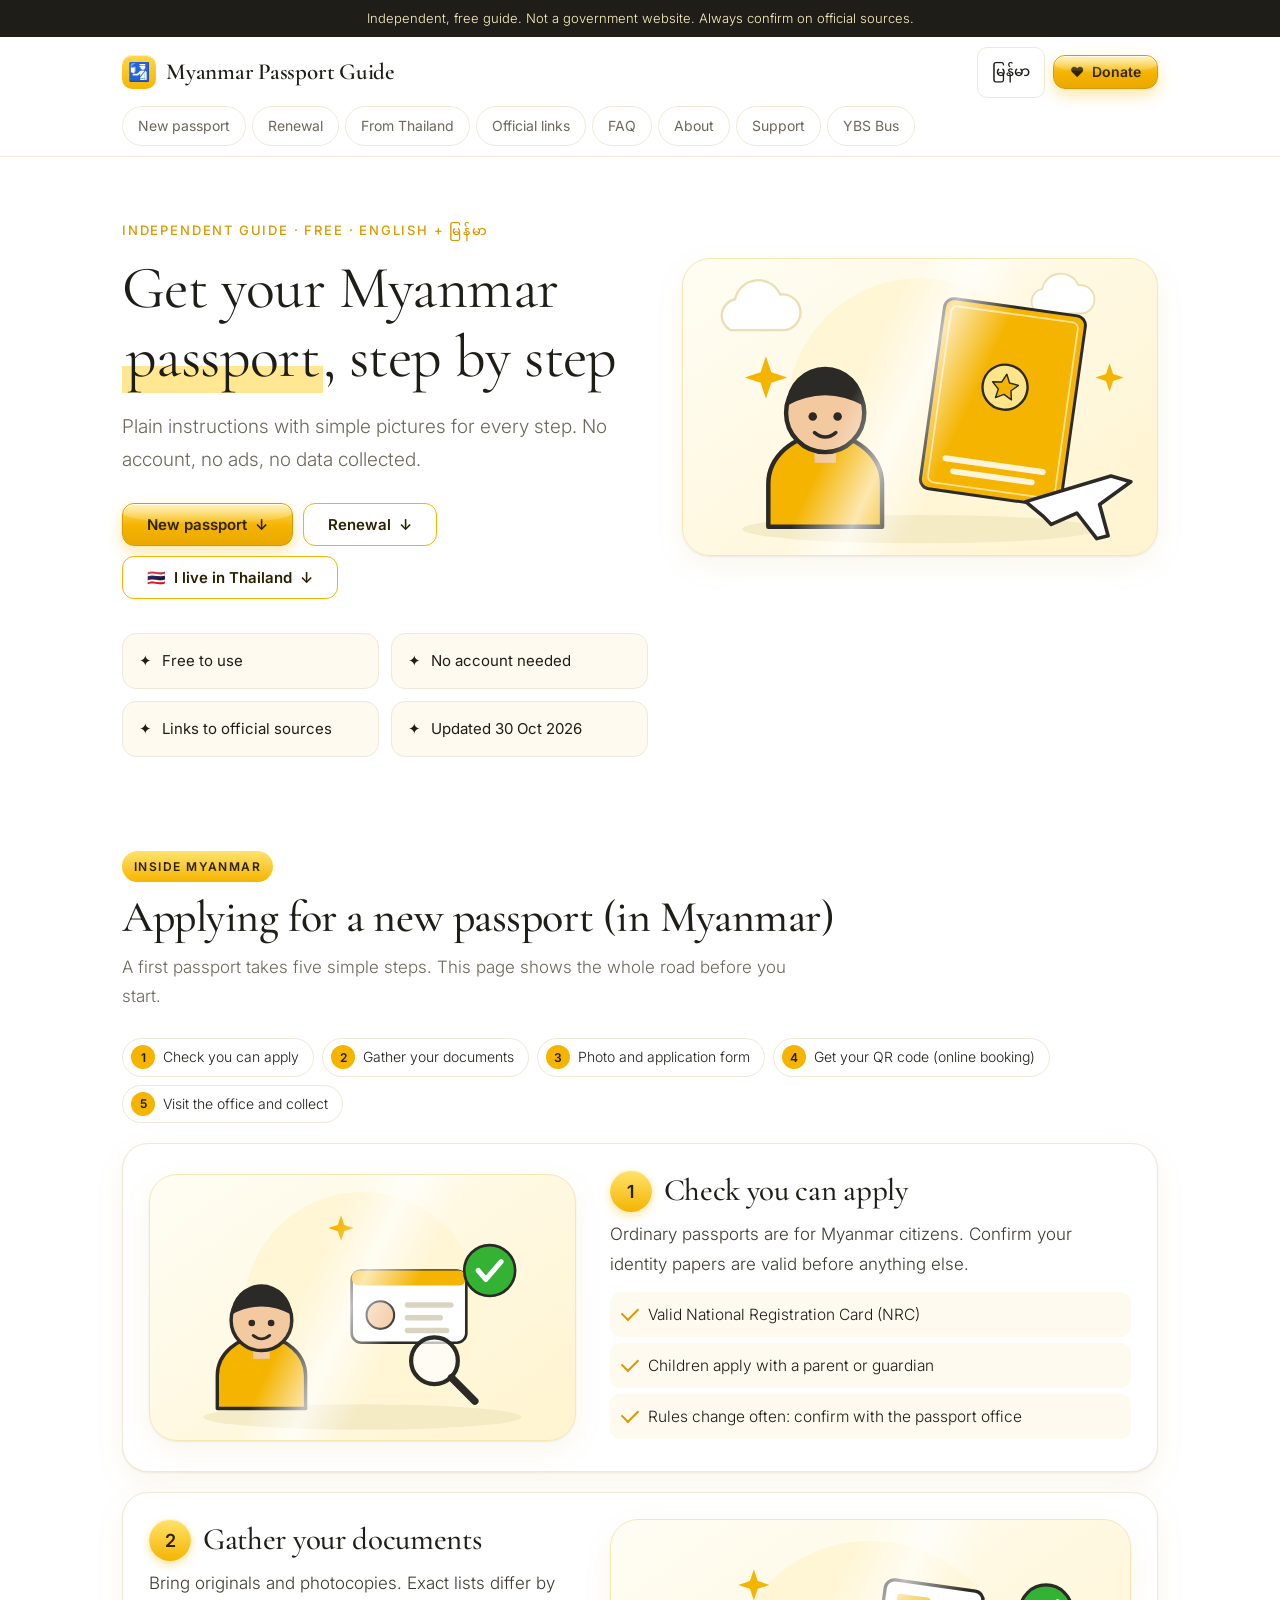
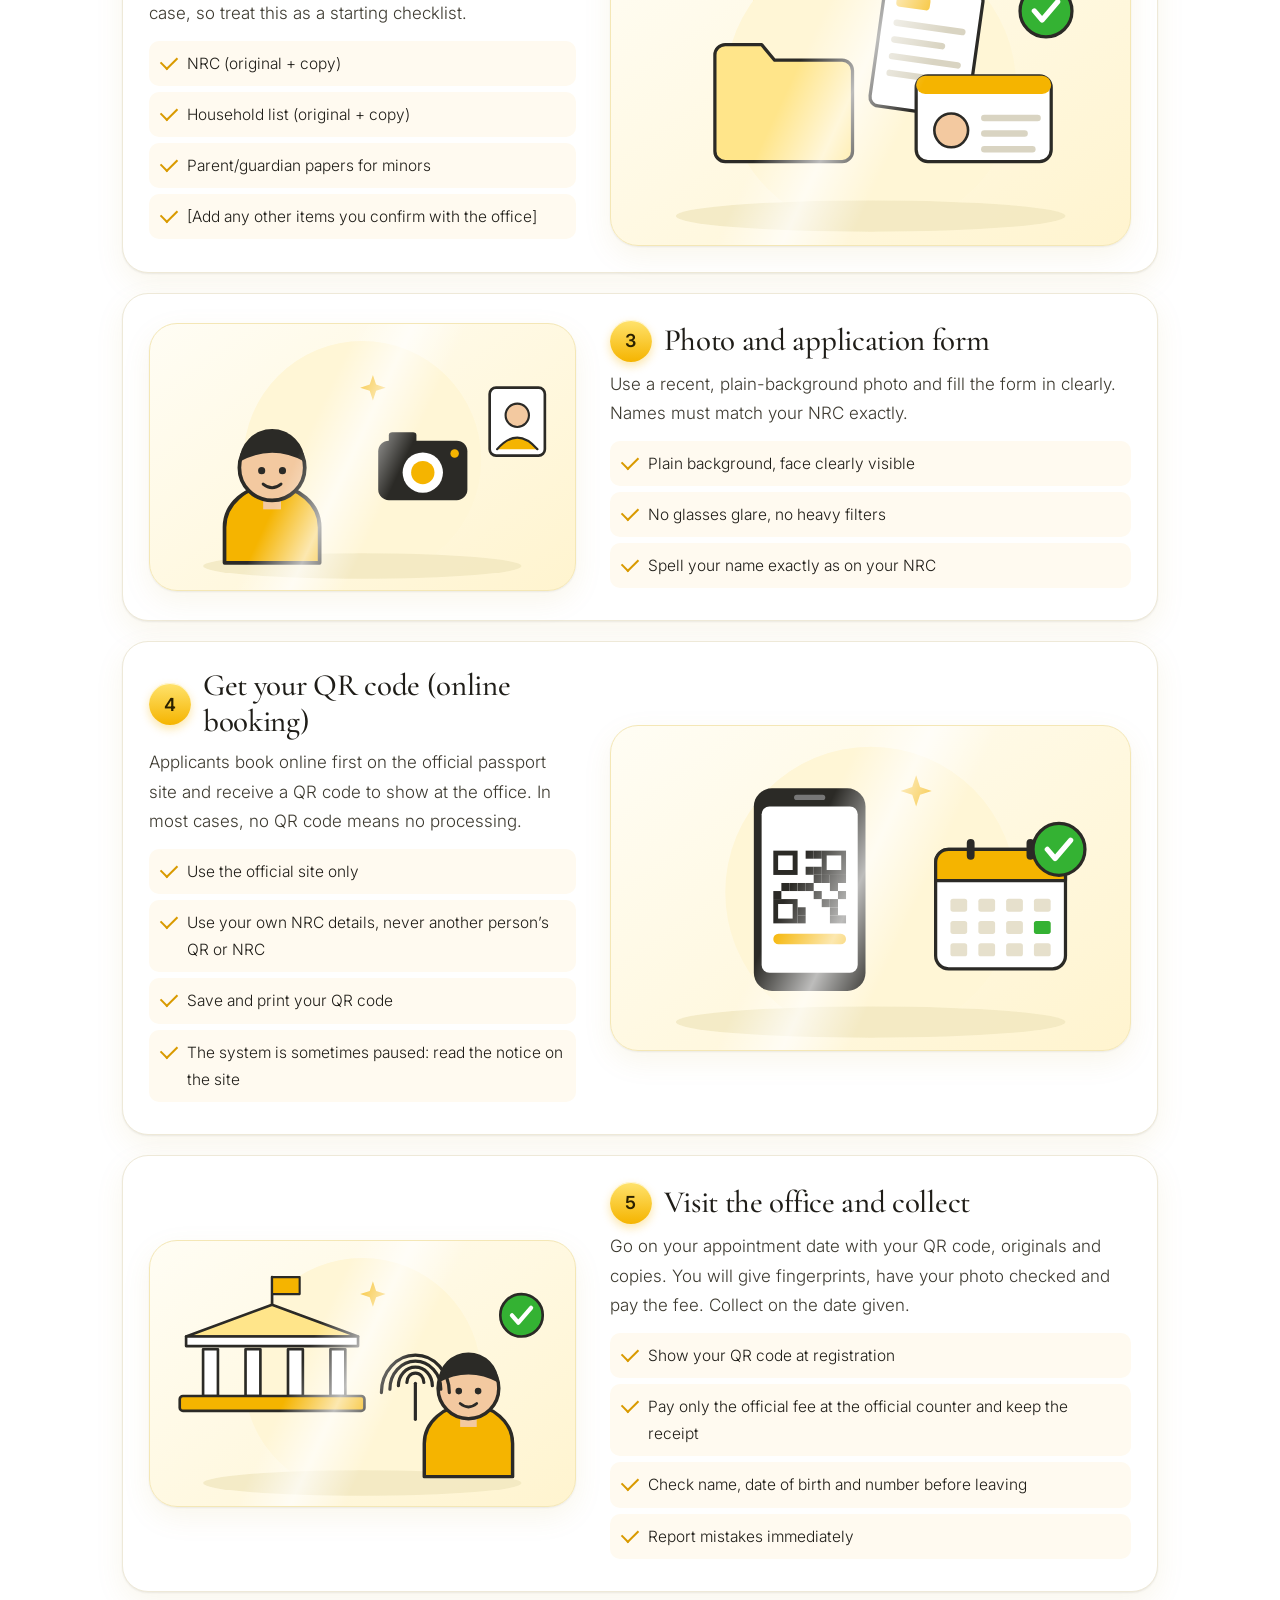
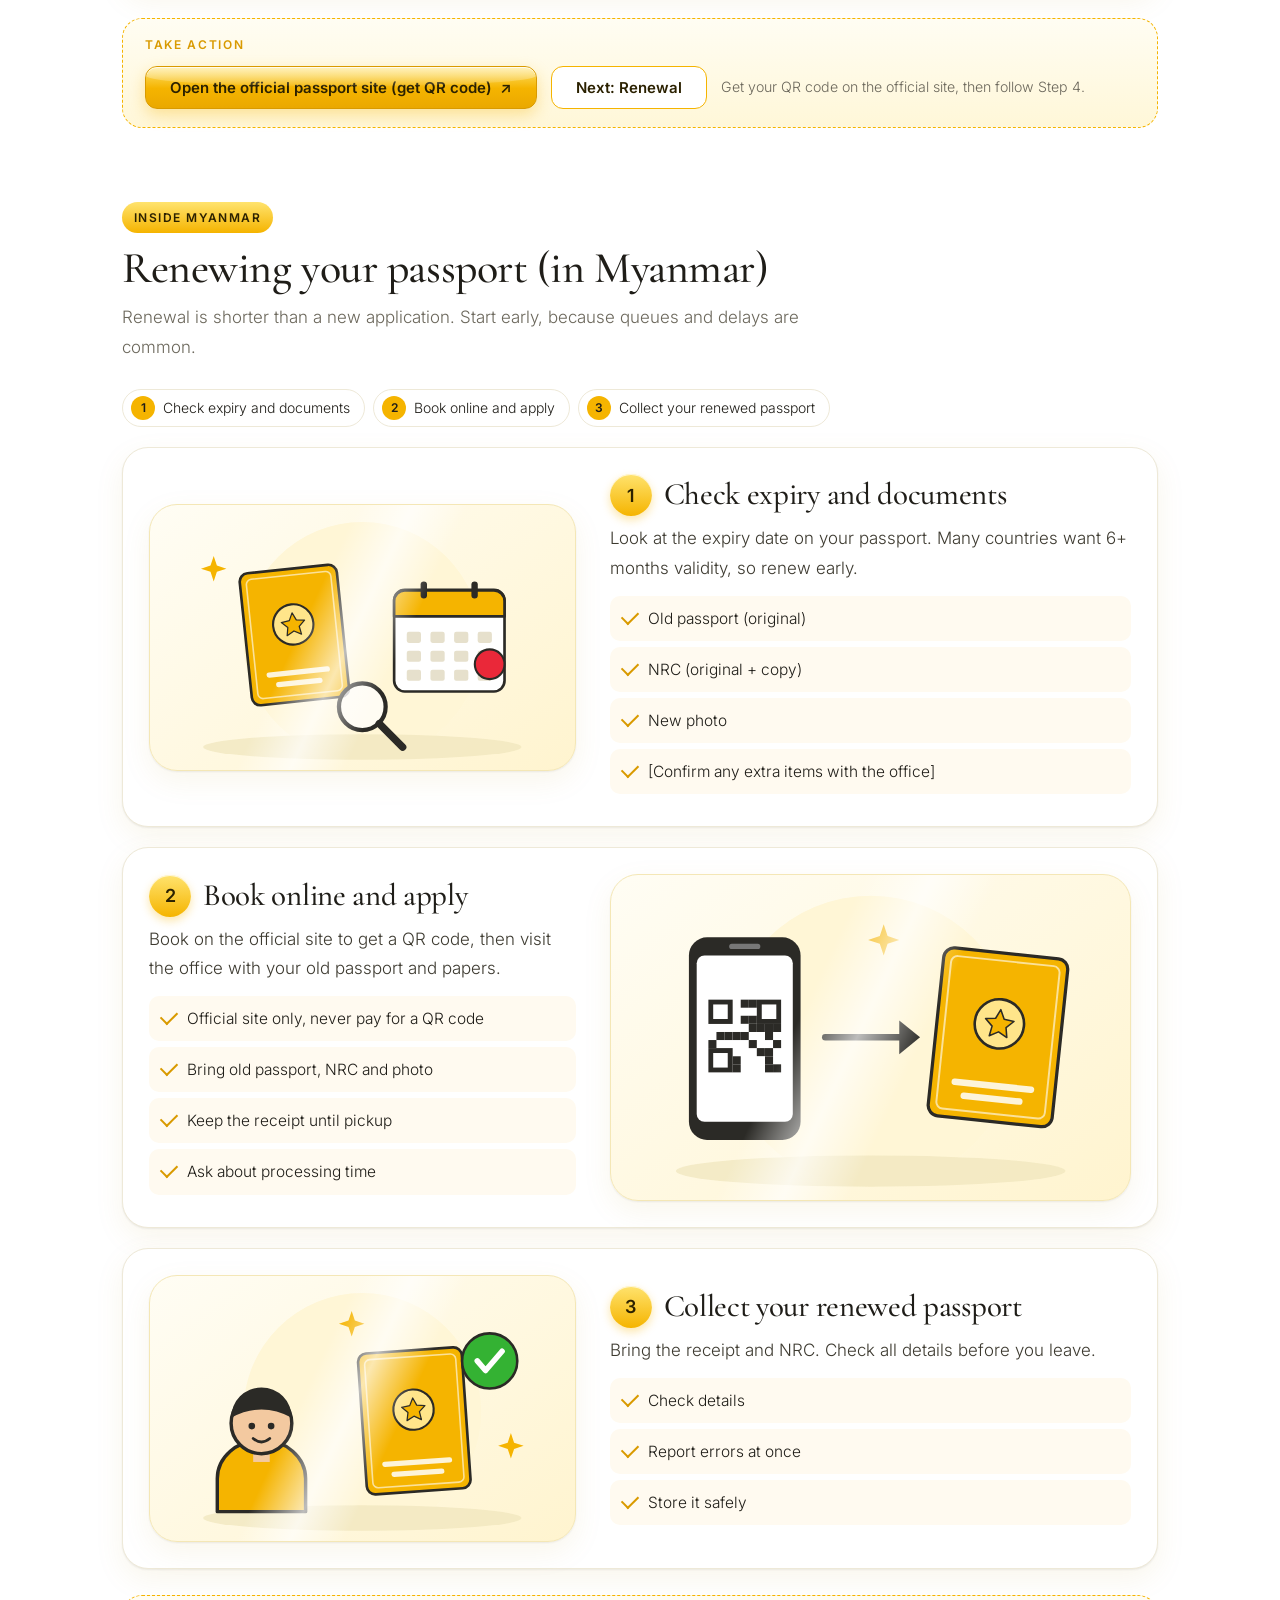
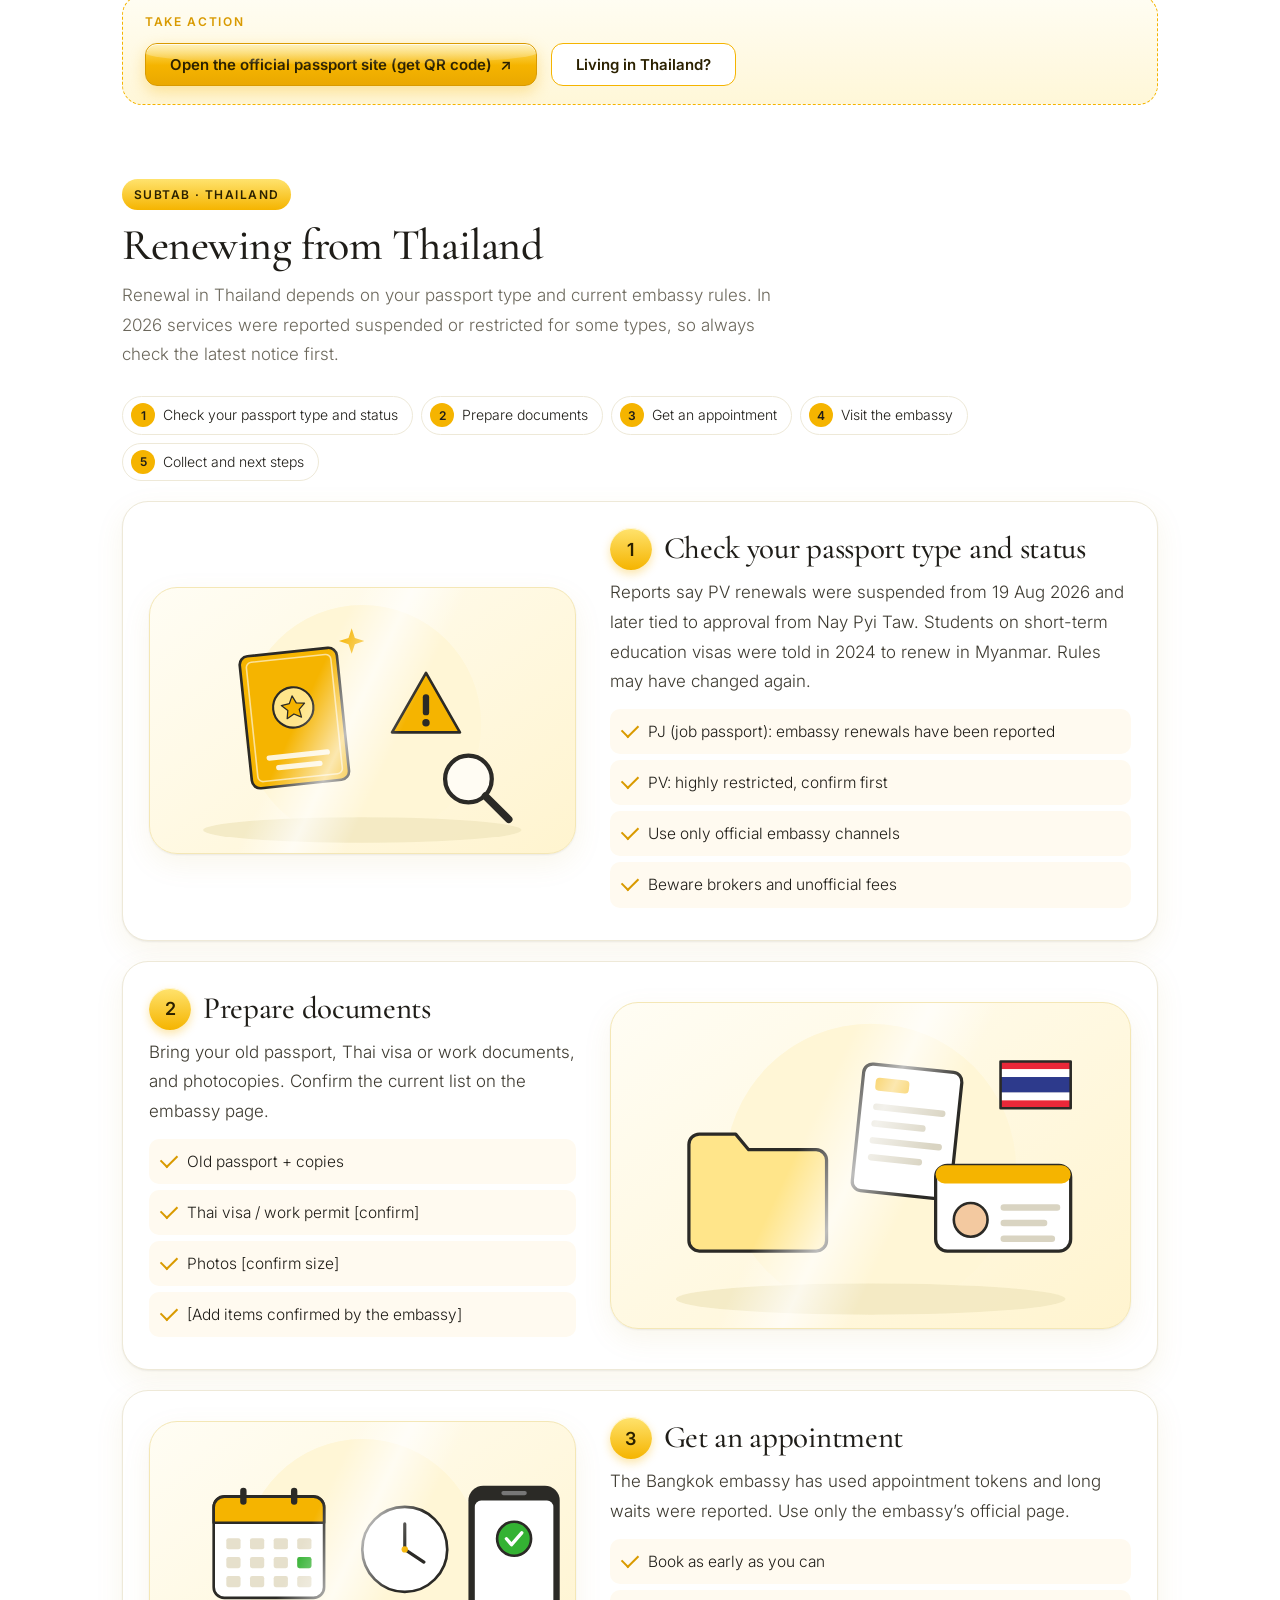
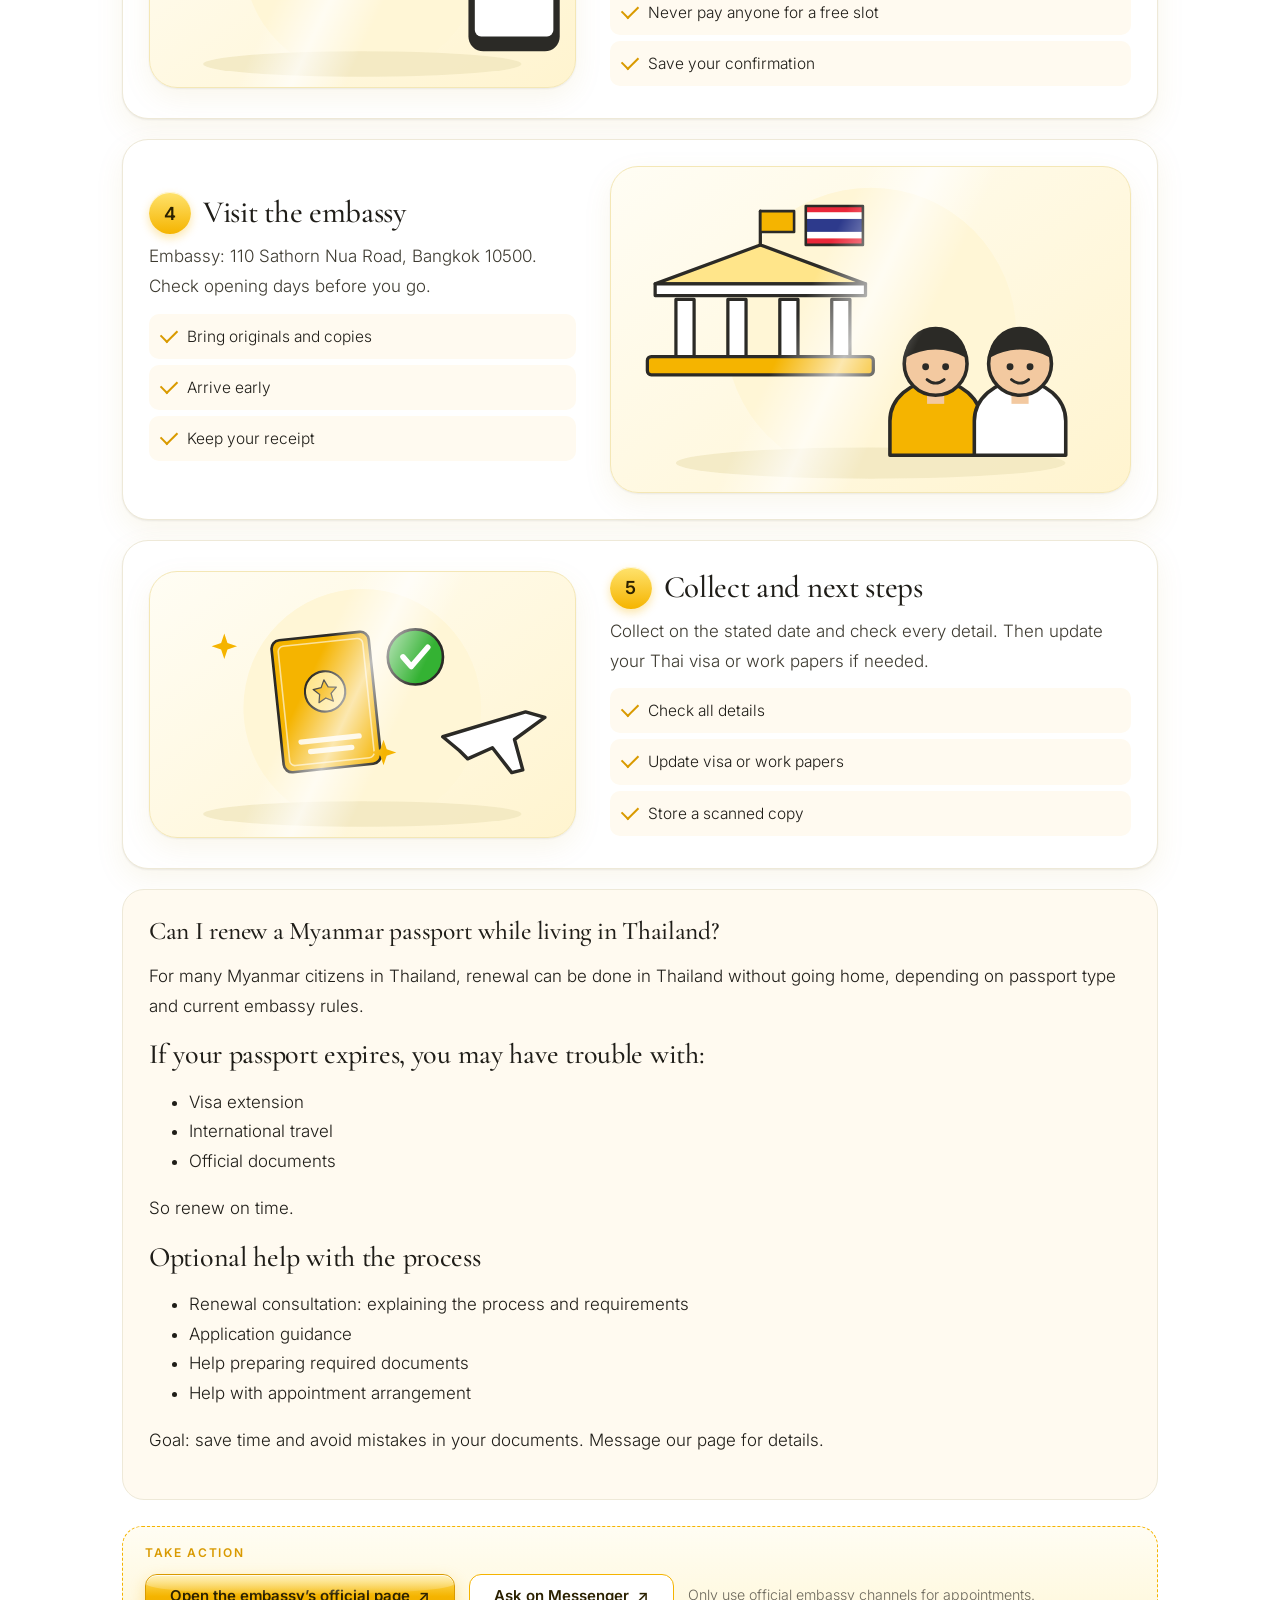
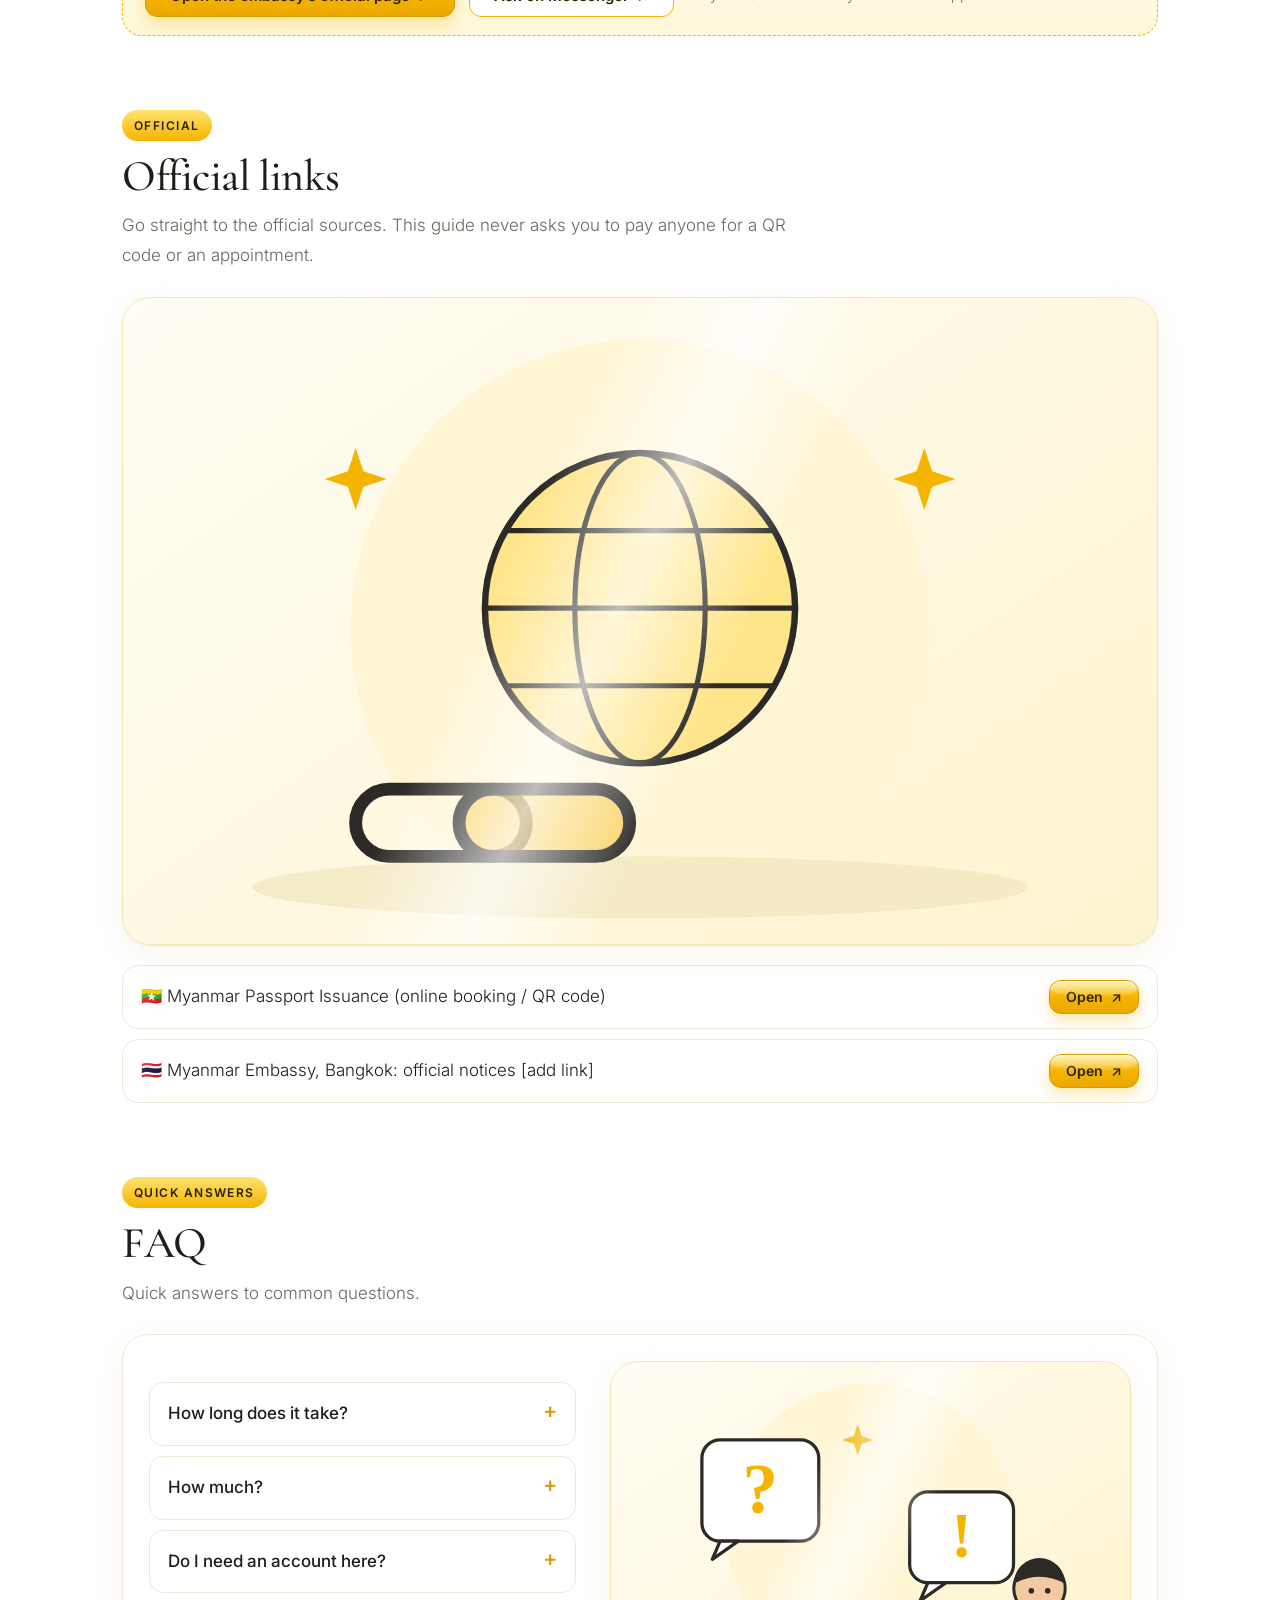
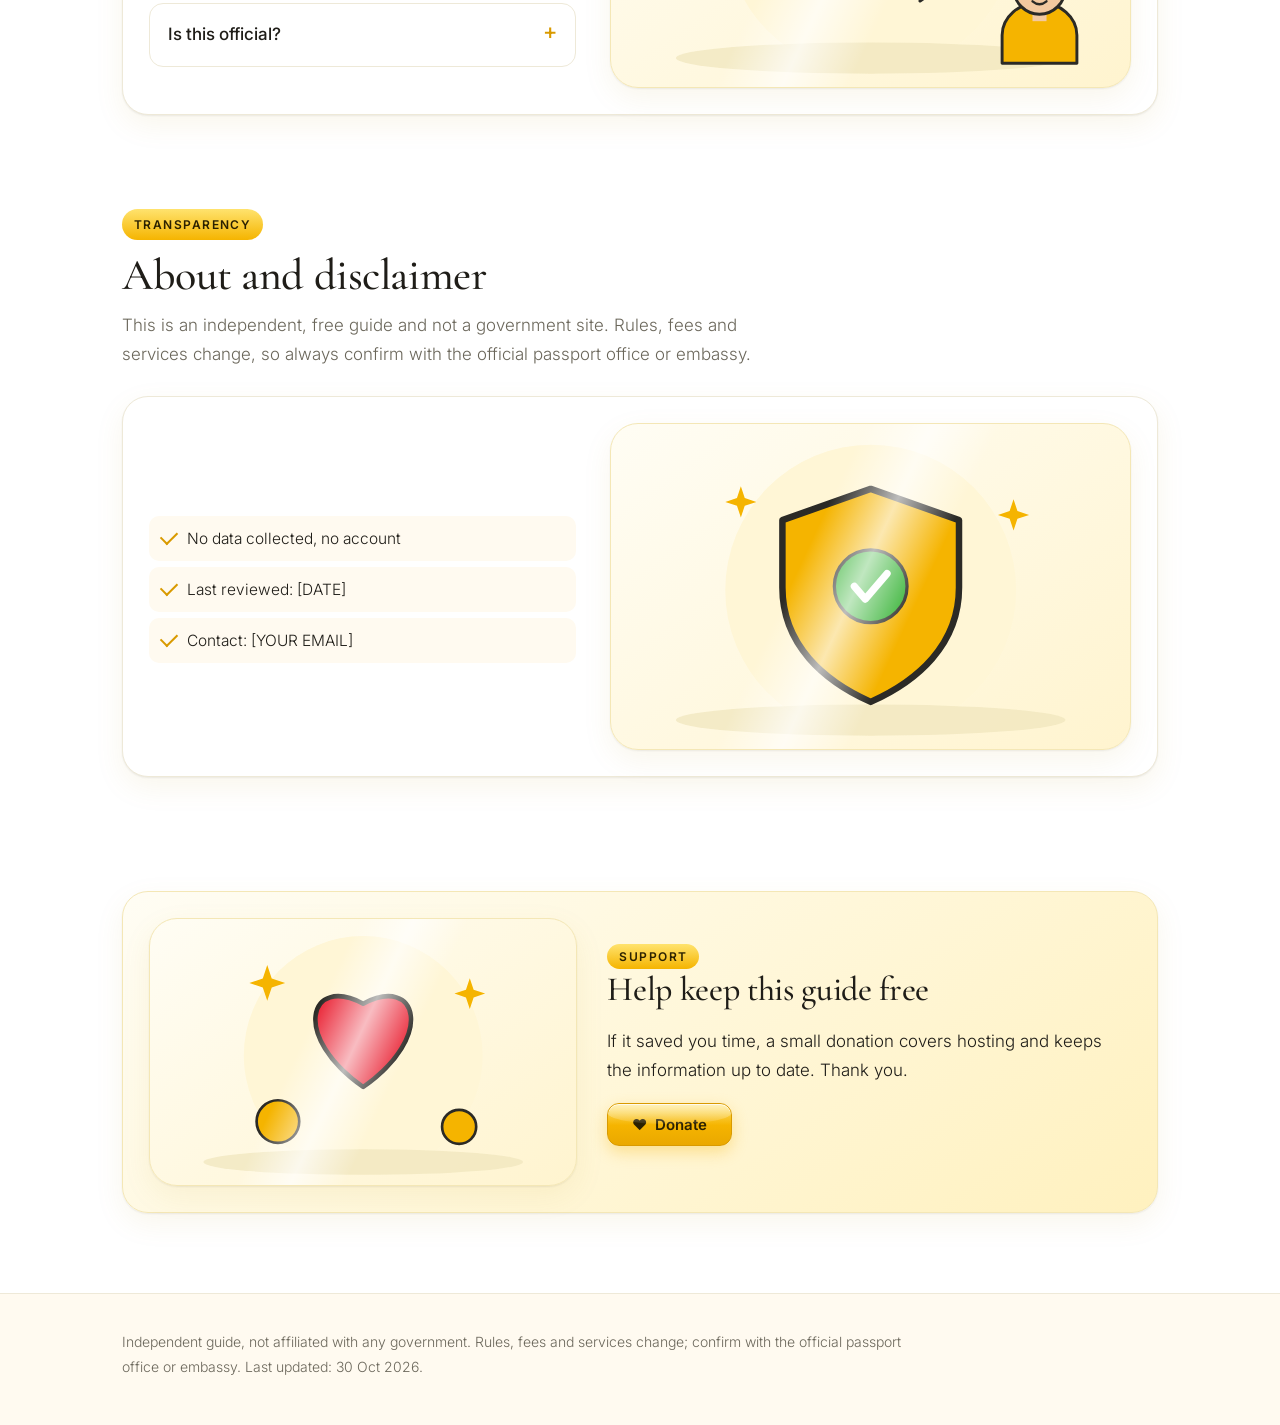
<file: index.html>
<!doctype html><html lang="en"><head><meta charset="utf-8"><meta name="viewport" content="width=device-width,initial-scale=1"><title>Myanmar Passport Guide | New passport and renewal, including from Thailand</title><meta name="description" content="Free step-by-step guide to applying for or renewing a Myanmar passport, inside Myanmar or from Thailand. English and Burmese."><meta property="og:title" content="Myanmar Passport Guide"><meta name="theme-color" content="#f5b400">
   
<link rel="preconnect" href="https://fonts.googleapis.com"><link rel="preconnect" href="https://fonts.gstatic.com" crossorigin><link href="https://fonts.googleapis.com/css2?family=Cormorant+Garamond:wght@400;500;600&family=Inter:wght@300;400;500;600&family=Noto+Sans+Myanmar:wght@300;400;600&family=Noto+Serif+Myanmar:wght@300;400;600&display=swap" rel="stylesheet"><style>:root{--gold:#f5b400;--gold2:#ffd84a;--gold3:#d99a00;--ink:#1f1d18;--mut:#6b675b;--line:#eee9d8;--cream:#fffaf0;--sh:0 1px 2px #0001,0 10px 30px #b8860b14}
*{box-sizing:border-box}html{scroll-behavior:smooth;scroll-padding-top:120px}
body{margin:0;background:#fff;color:var(--ink);font:300 17px/1.75 Inter,"Noto Sans Myanmar",system-ui,sans-serif;-webkit-font-smoothing:antialiased}
h1,h2,h3,.logo{font-family:"Cormorant Garamond","Noto Serif Myanmar",Georgia,serif;font-weight:500;letter-spacing:-.01em;line-height:1.15;margin:0}
a{color:inherit}.wrap{max-width:1080px;margin:auto;padding:0 22px}strong{font-weight:600}
/* header */
header{position:sticky;top:0;z-index:20;background:#ffffffee;backdrop-filter:blur(10px);border-bottom:1px solid var(--line)}
.bar{display:flex;align-items:center;justify-content:space-between;gap:12px;padding-top:10px;padding-bottom:8px}
.logo{display:flex;gap:10px;align-items:center;text-decoration:none;font-size:23px;font-weight:600}
.logo b{width:34px;height:34px;border-radius:10px;display:grid;place-items:center;font-size:18px;background:linear-gradient(180deg,var(--gold2),var(--gold));box-shadow:inset 0 1px 0 #fff9}
.act{display:flex;gap:8px;align-items:center}
.nav{display:flex;gap:6px;overflow-x:auto;padding-bottom:10px;scrollbar-width:none}.nav::-webkit-scrollbar{display:none}
.nav a{white-space:nowrap;text-decoration:none;font-size:14px;font-weight:400;padding:7px 15px;border-radius:99px;border:1px solid var(--line);color:var(--mut);transition:.2s}
.nav a:hover{border-color:var(--gold);color:var(--ink)}.nav a.on{background:var(--gold);border-color:var(--gold);color:var(--ink);font-weight:600}
/* buttons (actions only) */
.btn{position:relative;overflow:hidden;display:inline-flex;align-items:center;gap:8px;text-decoration:none;font:600 15px/1 Inter,"Noto Sans Myanmar",sans-serif;color:#2b2100;padding:13px 24px;border-radius:12px;border:1px solid var(--gold3);cursor:pointer;
background:linear-gradient(180deg,#ffe36e 0%,var(--gold) 52%,#eaa800 100%);box-shadow:inset 0 1px 0 #fffb,0 6px 16px #f5b40055;transition:.2s}
.btn:before{content:"";position:absolute;left:0;right:0;top:0;height:48%;background:linear-gradient(180deg,#ffffff8c,#ffffff10);border-radius:12px 12px 60% 60%/12px 12px 14px 14px;pointer-events:none}
.btn:after{content:"";position:absolute;top:0;left:-70%;width:40%;height:100%;background:linear-gradient(100deg,transparent,#ffffffaa,transparent);transform:skewX(-20deg);transition:.6s;pointer-events:none}
.btn:hover{transform:translateY(-2px);box-shadow:inset 0 1px 0 #fffb,0 10px 24px #f5b40077}.btn:hover:after{left:130%}.btn.ghost{background:#fff;box-shadow:none;border:1.5px solid var(--gold)}.btn.ghost:before{display:none}.btn.sm{padding:9px 16px;font-size:14px}
button#lang{font:500 14px Inter,"Noto Sans Myanmar",sans-serif;background:#fff;border:1px solid var(--line);border-radius:10px;padding:9px 14px;cursor:pointer;color:var(--ink)}button#lang:hover{border-color:var(--gold)}
/* hero */
.hero{padding:58px 0 30px}.hero .wrap{display:grid;grid-template-columns:1.05fr .95fr;gap:34px;align-items:center}
.eyebrow{display:inline-block;font-size:13px;font-weight:500;letter-spacing:.14em;text-transform:uppercase;color:var(--gold3);margin-bottom:12px}
.hero h1{font-size:60px;font-weight:400}mark{background:linear-gradient(180deg,transparent 62%,#ffd84a99 62%);color:inherit;padding:0 4px}
.hero p{font-size:19px;color:var(--mut);margin:18px 0 26px;max-width:520px}.cta{display:flex;gap:10px;flex-wrap:wrap}
.art{position:relative;border-radius:28px;background:linear-gradient(145deg,#fffdf4,#fff4cf);border:1px solid #f4e7b6;box-shadow:var(--sh);overflow:hidden}.art svg{display:block;width:100%;height:auto}
.art:after{content:"";position:absolute;inset:0;background:linear-gradient(115deg,transparent 38%,#ffffffb0 48%,transparent 58%);pointer-events:none}
.trust{display:grid;grid-template-columns:repeat(auto-fit,minmax(190px,1fr));gap:12px;margin:34px 0 0}.trust div{border:1px solid var(--line);background:var(--cream);border-radius:14px;padding:14px 16px;font-weight:400;font-size:15px;display:flex;gap:10px;align-items:center}
/* sections */
section{padding:64px 0 10px}.sec-h{display:flex;flex-direction:column;gap:10px;margin-bottom:26px}.sec-h h2{font-size:44px}.sec-h .lead{color:var(--mut);max-width:680px;margin:0}
.tag{align-self:flex-start;font-size:12px;font-weight:600;letter-spacing:.12em;text-transform:uppercase;background:linear-gradient(180deg,#ffe36e,var(--gold));padding:5px 12px;border-radius:99px;color:#2b2100}
.road{display:flex;gap:8px;flex-wrap:wrap;margin:6px 0 4px}.road a{text-decoration:none;font-size:14px;border:1px solid var(--line);border-radius:99px;padding:6px 14px 6px 8px;display:flex;gap:8px;align-items:center;background:#fff}.road a:hover{border-color:var(--gold)}
.road i{width:24px;height:24px;border-radius:50%;display:grid;place-items:center;font-style:normal;font-size:12px;font-weight:600;background:var(--gold)}
/* information cards (no buttons inside) */
.step{display:grid;grid-template-columns:.9fr 1.1fr;gap:34px;align-items:center;padding:26px;border:1px solid var(--line);border-radius:26px;background:#fff;box-shadow:var(--sh);margin:20px 0}
.step:nth-child(even) .art{order:2}.step h3{font-size:31px;display:flex;gap:12px;align-items:center;margin-bottom:8px}
.num{flex:none;width:42px;height:42px;border-radius:50%;display:grid;place-items:center;font:600 18px Inter,sans-serif;color:#2b2100;background:linear-gradient(180deg,#ffe36e,var(--gold));box-shadow:inset 0 1px 0 #fffb,0 4px 10px #f5b40055}
.step p{margin:0 0 10px;color:#3d3a30}ul.check{list-style:none;padding:0;margin:12px 0 0}ul.check li{position:relative;padding:9px 12px 9px 38px;margin:6px 0;background:var(--cream);border-radius:10px;font-size:15.5px}
ul.check li:before{content:"";position:absolute;left:12px;top:15px;width:14px;height:8px;border-left:2.5px solid var(--gold3);border-bottom:2.5px solid var(--gold3);transform:rotate(-45deg)}
.info{border:1px solid var(--line);border-radius:22px;padding:26px;background:var(--cream);margin:18px 0}.info h3{font-size:28px;margin-bottom:8px}
details{border:1px solid var(--line);border-radius:14px;padding:4px 18px;margin:10px 0;background:#fff}summary{cursor:pointer;font-weight:500;padding:12px 0;list-style:none;display:flex;justify-content:space-between;gap:10px}summary:after{content:"+";color:var(--gold3);font-size:22px;line-height:1}details[open] summary:after{content:"–"}details p{margin:0 0 14px;color:var(--mut)}
/* action panels (buttons live only here) */
.actions{margin:26px 0 0;border:1.5px dashed var(--gold);border-radius:20px;padding:18px 22px;display:flex;gap:14px;align-items:center;flex-wrap:wrap;background:linear-gradient(180deg,#fffdf3,#fff7d8)}
.actions>span{font:600 12px Inter,sans-serif;letter-spacing:.14em;text-transform:uppercase;color:var(--gold3);width:100%}.actions small{color:var(--mut);flex:1;min-width:220px}
.links{display:grid;gap:10px}.linkrow{display:flex;gap:14px;align-items:center;justify-content:space-between;border:1px solid var(--line);border-radius:16px;padding:14px 18px;flex-wrap:wrap}
.donate{margin-top:20px;display:grid;grid-template-columns:.9fr 1.1fr;gap:30px;align-items:center;padding:26px;border-radius:26px;border:1px solid #f4e7b6;background:linear-gradient(145deg,#fffdf4,#fff1bf);box-shadow:var(--sh)}.donate h3{font-size:34px;margin-bottom:8px}
footer{margin-top:70px;border-top:1px solid var(--line);padding:30px 0 40px;color:var(--mut);font-size:14px;background:var(--cream)}footer p{margin:6px 0;max-width:780px}
#top{position:fixed;right:18px;bottom:18px;z-index:30;width:46px;height:46px;border-radius:50%;padding:0;justify-content:center;opacity:0;pointer-events:none}#top.show{opacity:1;pointer-events:auto}
.notice{background:var(--ink);color:#fff3c4;font-size:13px;text-align:center;padding:7px 12px;font-weight:300}
body[data-lang=en] .my,body[data-lang=my] .en{display:none!important}body[data-lang=en] .l-my,body[data-lang=my] .l-en{display:none}
@media(max-width:820px){.hero .wrap,.step,.donate{grid-template-columns:1fr}.step:nth-child(even) .art{order:0}.hero h1{font-size:42px}.sec-h h2{font-size:34px}.hero{padding-top:34px}.step{padding:18px}.logo span{font-size:19px}}
@media(prefers-reduced-motion:reduce){*{transition:none!important;scroll-behavior:auto!important}}
</style></head>
<body data-lang="en"><div class="notice"><span class="en">Independent, free guide. Not a government website. Always confirm on official sources.</span><span class="my">လွတ်လပ်သော အခမဲ့လမ်းညွှန်။ အစိုးရဝဘ်ဆိုက်မဟုတ်ပါ။ တရားဝင်ရင်းမြစ်တွင် အမြဲအတည်ပြုပါ။</span></div>
<header><div class="wrap bar"><a class="logo" href="#top-of-page"><b>🛂</b><span class="en">Myanmar Passport Guide</span><span class="my">မြန်မာ နိုင်ငံကူးလက်မှတ် လမ်းညွှန်</span></a><div class="act"><button id="lang" type="button"><span class="l-en">မြန်မာ</span><span class="l-my">English</span></button><a class="btn sm" href="#support">♥ <span class="en">Donate</span><span class="my">လှူဒါန်းရန်</span></a></div></div><nav class="wrap nav"><a href="#new"><span class="en">New passport</span><span class="my">အသစ်</span></a><a href="#renew"><span class="en">Renewal</span><span class="my">သက်တမ်းတိုး</span></a><a href="#thailand"><span class="en">From Thailand</span><span class="my">ထိုင်းမှ</span></a><a href="#links"><span class="en">Official links</span><span class="my">တရားဝင်လင့်ခ်</span></a><a href="#faq"><span class="en">FAQ</span><span class="my">မေးခွန်း</span></a><a href="#about"><span class="en">About</span><span class="my">အကြောင်း</span></a><a href="#support"><span class="en">Support</span><span class="my">ထောက်ပံ့ရန်</span></a> <a href="ybs.html"><span class="en">YBS Bus</span><span class="my">YBS ဘတ်စ်ကား</span></a> </nav></header>
<main id="top-of-page"><div class="hero"><div class="wrap"><div><span class="eyebrow"><span class="en">Independent guide · Free · English + မြန်မာ</span><span class="my">လွတ်လပ်သောလမ်းညွှန် · အခမဲ့ · English + မြန်မာ</span></span><h1><span class="en">Get your Myanmar <mark>passport</mark>, step by step</span><span class="my">မြန်မာ <mark>နိုင်ငံကူးလက်မှတ်</mark> အဆင့်ဆင့် လျှောက်နည်း</span></h1><p class="en">Plain instructions with simple pictures for every step. No account, no ads, no data collected.</p><p class="my">အဆင့်တိုင်းအတွက် ရိုးရှင်းသောပုံများပါ ရှင်းလင်းသောညွှန်ကြားချက်။ အကောင့်မလို၊ ကြော်ငြာမရှိ၊ အချက်အလက်မစုဆောင်းပါ။</p>
<div class="cta"><a class="btn" href="#new"><span class="en">New passport</span><span class="my">အသစ်လျှောက်ရန်</span> ↓</a><a class="btn ghost" href="#renew"><span class="en">Renewal</span><span class="my">သက်တမ်းတိုး</span> ↓</a><a class="btn ghost" href="#thailand">🇹🇭 <span class="en">I live in Thailand</span><span class="my">ထိုင်းတွင်နေသည်</span> ↓</a></div></div><div class="art"><svg viewBox="0 0 400 250" role="img" aria-label="illustration" xmlns="http://www.w3.org/2000/svg"><circle cx="200" cy="128" r="112" fill="#fff6d6"/><ellipse cx="200" cy="228" rx="150" ry="12" fill="#f0e6bd" opacity=".7"/><path transform="translate(40,40) scale(1)" d="M0 20a14 14 0 0 1 4-26 20 20 0 0 1 38-4 15 15 0 0 1 4 30z" fill="#fff" stroke="#eadfb5" stroke-width="2"/><path transform="translate(300,30) scale(0.8)" d="M0 20a14 14 0 0 1 4-26 20 20 0 0 1 38-4 15 15 0 0 1 4 30z" fill="#fff" stroke="#eadfb5" stroke-width="2"/><g transform="rotate(8 270.0 121.0)"><rect x="210" y="40" width="120" height="162" rx="8" fill="#f5b400" stroke="#2b2a26" stroke-width="2.5" stroke-linejoin="round" stroke-linecap="round"/><rect x="216" y="46" width="108" height="150" rx="5" fill="none" stroke="#fff" stroke-opacity=".6" stroke-width="1.5"/><circle cx="270.0" cy="108.03999999999999" r="19" fill="#ffe58a" stroke="#2b2a26" stroke-width="2" stroke-linejoin="round" stroke-linecap="round"/><path d="M270.0 97.03999999999999l3.3 7 7.7 1-5.6 5.3 1.4 7.6-6.8-3.7-6.8 3.7 1.4-7.6-5.6-5.3 7.7-1z" fill="#f5b400" stroke="#2b2a26" stroke-width="1.2" stroke-linejoin="round" stroke-linecap="round"/><rect x="226" y="172" width="88" height="5" rx="2.5" fill="#fff" opacity=".85"/><rect x="234" y="182" width="72" height="5" rx="2.5" fill="#fff" opacity=".85"/></g><g transform="translate(120,226) scale(1.5)"><path d="M-32 0v-24a32 28 0 0 1 64 0v24z" fill="#f5b400" stroke="#2b2a26" stroke-width="2.5" stroke-linejoin="round" stroke-linecap="round"/><rect x="-6" y="-50" width="12" height="14" fill="#f3c9a0"/><circle cy="-64" r="22" fill="#f3c9a0" stroke="#2b2a26" stroke-width="2.5" stroke-linejoin="round" stroke-linecap="round"/><path d="M-22 -68a22 22 0 0 1 44 0q-22-12-44 0z" fill="#2b2a26"/><circle cx="-7" cy="-62" r="2.4" fill="#2b2a26"/><circle cx="7" cy="-62" r="2.4" fill="#2b2a26"/><path d="M-6 -53q6 5 12 0" fill="none" stroke="#2b2a26" stroke-width="2" stroke-linejoin="round" stroke-linecap="round"/></g><path transform="translate(330,200) scale(1.2)" d="M-34 4l60-18 14 4-22 16 6 22-8 2-14-18-18 8-6-6z" fill="#fff" stroke="#2b2a26" stroke-width="2.5" stroke-linejoin="round" stroke-linecap="round"/><path transform="translate(70,100) scale(1.5)" d="M0-12L3-3 12 0 3 3 0 12-3 3-12 0-3-3z" fill="#f5b400"/><path transform="translate(360,100) scale(1)" d="M0-12L3-3 12 0 3 3 0 12-3 3-12 0-3-3z" fill="#f5b400"/></svg></div></div>
<div class="wrap"><div class="trust"><div>✦ <span class="en">Free to use</span><span class="my">အခမဲ့</span></div><div>✦ <span class="en">No account needed</span><span class="my">အကောင့်မလို</span></div><div>✦ <span class="en">Links to official sources</span><span class="my">တရားဝင်ရင်းမြစ်လင့်ခ်များ</span></div><div>✦ <span class="en">Updated 30 Oct 2026</span><span class="my">ပြင်ဆင်ရက် 30 Oct 2026</span></div></div></div></div><section id="new"><div class="wrap"><div class="sec-h"><span class="tag"><span class="en">Inside Myanmar</span><span class="my">မြန်မာအတွင်း</span></span><h2><span class="en">Applying for a new passport (in Myanmar)</span><span class="my">နိုင်ငံကူးလက်မှတ် အသစ် လျှောက်ထားခြင်း (မြန်မာနိုင်ငံအတွင်း)</span></h2><p class="en lead">A first passport takes five simple steps. This page shows the whole road before you start.</p><p class="my lead">ပထမဆုံး နိုင်ငံကူးလက်မှတ်ကို အဆင့် ၅ ဆင့်ဖြင့် လျှောက်နိုင်သည်။ စမလုပ်ခင် လမ်းကြောင်းတစ်ခုလုံးကို ဤစာမျက်နှာတွင် ကြည့်ပါ။</p></div><div class="road"><a href="#new-1"><i>1</i><span class="en">Check you can apply</span><span class="my">လျှောက်ခွင့်ရှိမရှိ စစ်ပါ</span></a><a href="#new-2"><i>2</i><span class="en">Gather your documents</span><span class="my">စာရွက်စာတမ်းများ စုပါ</span></a><a href="#new-3"><i>3</i><span class="en">Photo and application form</span><span class="my">ဓာတ်ပုံနှင့် လျှောက်လွှာပုံစံ</span></a><a href="#new-4"><i>4</i><span class="en">Get your QR code (online booking)</span><span class="my">QR ကုဒ် ရယူပါ (အွန်လိုင်းရက်ချိန်း)</span></a><a href="#new-5"><i>5</i><span class="en">Visit the office and collect</span><span class="my">ရုံးသို့သွား၍ ရယူပါ</span></a></div><article class="step" id="new-1"><div class="art"><svg viewBox="0 0 400 250" role="img" aria-label="illustration" xmlns="http://www.w3.org/2000/svg"><circle cx="200" cy="128" r="112" fill="#fff6d6"/><ellipse cx="200" cy="228" rx="150" ry="12" fill="#f0e6bd" opacity=".7"/><g transform="translate(105,220) scale(1.3)"><path d="M-32 0v-24a32 28 0 0 1 64 0v24z" fill="#f5b400" stroke="#2b2a26" stroke-width="2.5" stroke-linejoin="round" stroke-linecap="round"/><rect x="-6" y="-50" width="12" height="14" fill="#f3c9a0"/><circle cy="-64" r="22" fill="#f3c9a0" stroke="#2b2a26" stroke-width="2.5" stroke-linejoin="round" stroke-linecap="round"/><path d="M-22 -68a22 22 0 0 1 44 0q-22-12-44 0z" fill="#2b2a26"/><circle cx="-7" cy="-62" r="2.4" fill="#2b2a26"/><circle cx="7" cy="-62" r="2.4" fill="#2b2a26"/><path d="M-6 -53q6 5 12 0" fill="none" stroke="#2b2a26" stroke-width="2" stroke-linejoin="round" stroke-linecap="round"/></g><rect x="190" y="90" width="108" height="68" rx="9" fill="#fff" stroke="#2b2a26" stroke-width="2.5" stroke-linejoin="round" stroke-linecap="round"/><rect x="190" y="90" width="108" height="14" rx="7" fill="#f5b400"/><circle cx="217" cy="132" r="13" fill="#f3c9a0" stroke="#2b2a26" stroke-width="2" stroke-linejoin="round" stroke-linecap="round"/><rect x="240" y="120" width="46" height="5" rx="2.5" fill="#d9d4c2"/><rect x="240" y="132" width="36" height="5" rx="2.5" fill="#d9d4c2"/><rect x="240" y="144" width="42" height="5" rx="2.5" fill="#d9d4c2"/><circle cx="320" cy="90" r="24" fill="#34b233" stroke="#2b2a26" stroke-width="2.5" stroke-linejoin="round" stroke-linecap="round"/><path d="M309.2 90l7.199999999999999 8.399999999999999 14.399999999999999-16.799999999999997" fill="none" stroke="#fff" stroke-width="4.8" stroke-linecap="round" stroke-linejoin="round"/><circle cx="268" cy="175" r="22" fill="#fff" fill-opacity=".7" stroke="#2b2a26" stroke-width="4" stroke-linejoin="round" stroke-linecap="round"/><path d="M284 191l22 22" stroke="#2b2a26" stroke-width="7" stroke-linejoin="round" stroke-linecap="round"/><path transform="translate(180,50) scale(1)" d="M0-12L3-3 12 0 3 3 0 12-3 3-12 0-3-3z" fill="#f5b400"/></svg></div><div><h3><span class="num">1</span><span class="en">Check you can apply</span><span class="my">လျှောက်ခွင့်ရှိမရှိ စစ်ပါ</span></h3><p class="en">Ordinary passports are for Myanmar citizens. Confirm your identity papers are valid before anything else.</p><p class="my">သာမန်နိုင်ငံကူးလက်မှတ်သည် မြန်မာနိုင်ငံသားများအတွက် ဖြစ်သည်။ အရင်ဆုံး မှတ်ပုံတင်စာရွက်စာတမ်းများ သက်တမ်းရှိမရှိ စစ်ပါ။</p><div class="en"><ul class="check"><li>Valid National Registration Card (NRC)</li><li>Children apply with a parent or guardian</li><li>Rules change often: confirm with the passport office</li></ul></div><div class="my"><ul class="check"><li>သက်တမ်းရှိ နိုင်ငံသားစိစစ်ရေးကတ် (NRC)</li><li>ကလေးများသည် မိဘ/အုပ်ထိန်းသူနှင့်အတူ လျှောက်ရသည်</li><li>စည်းကမ်းများ မကြာခဏ ပြောင်းတတ်သဖြင့် ရုံးတွင် အတည်ပြုပါ</li></ul></div></div></article><article class="step" id="new-2"><div class="art"><svg viewBox="0 0 400 250" role="img" aria-label="illustration" xmlns="http://www.w3.org/2000/svg"><circle cx="200" cy="128" r="112" fill="#fff6d6"/><ellipse cx="200" cy="228" rx="150" ry="12" fill="#f0e6bd" opacity=".7"/><path d="M80 104a8 8 0 0 1 8-8h28l10 12h52a8 8 0 0 1 8 8v62a8 8 0 0 1-8 8h-90a8 8 0 0 1-8-8z" fill="#ffe58a" stroke="#2b2a26" stroke-width="2.5" stroke-linejoin="round" stroke-linecap="round"/><g transform="rotate(8 243.0 99.0)"><rect x="205" y="50" width="76" height="98" rx="7" fill="#fff" stroke="#2b2a26" stroke-width="2.5" stroke-linejoin="round" stroke-linecap="round"/><rect x="215" y="60" width="26" height="10" rx="3" fill="#f5b400"/><rect x="215" y="80" width="56" height="5" rx="2.5" fill="#d9d4c2"/><rect x="215" y="93" width="42" height="5" rx="2.5" fill="#d9d4c2"/><rect x="215" y="106" width="56" height="5" rx="2.5" fill="#d9d4c2"/><rect x="215" y="119" width="42" height="5" rx="2.5" fill="#d9d4c2"/></g><rect x="235" y="120" width="104" height="66" rx="9" fill="#fff" stroke="#2b2a26" stroke-width="2.5" stroke-linejoin="round" stroke-linecap="round"/><rect x="235" y="120" width="104" height="14" rx="7" fill="#f5b400"/><circle cx="262" cy="162" r="13" fill="#f3c9a0" stroke="#2b2a26" stroke-width="2" stroke-linejoin="round" stroke-linecap="round"/><rect x="285" y="150" width="46" height="5" rx="2.5" fill="#d9d4c2"/><rect x="285" y="162" width="36" height="5" rx="2.5" fill="#d9d4c2"/><rect x="285" y="174" width="42" height="5" rx="2.5" fill="#d9d4c2"/><circle cx="335" cy="70" r="20" fill="#34b233" stroke="#2b2a26" stroke-width="2.5" stroke-linejoin="round" stroke-linecap="round"/><path d="M326.0 70l6.0 7.0 12.0-14.0" fill="none" stroke="#fff" stroke-width="4.0" stroke-linecap="round" stroke-linejoin="round"/><path transform="translate(110,50) scale(1)" d="M0-12L3-3 12 0 3 3 0 12-3 3-12 0-3-3z" fill="#f5b400"/></svg></div><div><h3><span class="num">2</span><span class="en">Gather your documents</span><span class="my">စာရွက်စာတမ်းများ စုပါ</span></h3><p class="en">Bring originals and photocopies. Exact lists differ by case, so treat this as a starting checklist.</p><p class="my">မူရင်းနှင့် မိတ္တူများ ယူလာပါ။ အခြေအနေအလိုက် ကွာနိုင်သဖြင့် ဤစာရင်းကို စတင်စစ်ဆေးရန်အဖြစ်သာ သဘောထားပါ။</p><div class="en"><ul class="check"><li>NRC (original + copy)</li><li>Household list (original + copy)</li><li>Parent/guardian papers for minors</li><li>[Add any other items you confirm with the office]</li></ul></div><div class="my"><ul class="check"><li>NRC (မူရင်း + မိတ္တူ)</li><li>အိမ်ထောင်စုစာရင်း (မူရင်း + မိတ္တူ)</li><li>အရွယ်မရောက်သူများအတွက် မိဘ/အုပ်ထိန်းသူ စာရွက်များ</li><li>[ရုံးတွင် အတည်ပြုရရှိသော အခြားစာရွက်များ ထည့်ပါ]</li></ul></div></div></article><article class="step" id="new-3"><div class="art"><svg viewBox="0 0 400 250" role="img" aria-label="illustration" xmlns="http://www.w3.org/2000/svg"><circle cx="200" cy="128" r="112" fill="#fff6d6"/><ellipse cx="200" cy="228" rx="150" ry="12" fill="#f0e6bd" opacity=".7"/><g transform="translate(115,225) scale(1.4)"><path d="M-32 0v-24a32 28 0 0 1 64 0v24z" fill="#f5b400" stroke="#2b2a26" stroke-width="2.5" stroke-linejoin="round" stroke-linecap="round"/><rect x="-6" y="-50" width="12" height="14" fill="#f3c9a0"/><circle cy="-64" r="22" fill="#f3c9a0" stroke="#2b2a26" stroke-width="2.5" stroke-linejoin="round" stroke-linecap="round"/><path d="M-22 -68a22 22 0 0 1 44 0q-22-12-44 0z" fill="#2b2a26"/><circle cx="-7" cy="-62" r="2.4" fill="#2b2a26"/><circle cx="7" cy="-62" r="2.4" fill="#2b2a26"/><path d="M-6 -53q6 5 12 0" fill="none" stroke="#2b2a26" stroke-width="2" stroke-linejoin="round" stroke-linecap="round"/></g><rect x="215" y="110" width="84" height="56" rx="10" fill="#2b2a26"/><rect x="225" y="102" width="26" height="12" rx="3" fill="#2b2a26"/><circle cx="257" cy="140" r="19" fill="#fff"/><circle cx="257" cy="140" r="11" fill="#f5b400"/><circle cx="287" cy="122" r="4" fill="#f5b400"/><rect x="320" y="60" width="52" height="64" rx="6" fill="#fff" stroke="#2b2a26" stroke-width="2.5" stroke-linejoin="round" stroke-linecap="round"/><circle cx="346" cy="86" r="11" fill="#f3c9a0" stroke="#2b2a26" stroke-width="2" stroke-linejoin="round" stroke-linecap="round"/><path d="M327 118q19-22 38 0" fill="#f5b400" stroke="#2b2a26" stroke-width="2" stroke-linejoin="round" stroke-linecap="round"/><path transform="translate(210,60) scale(1)" d="M0-12L3-3 12 0 3 3 0 12-3 3-12 0-3-3z" fill="#f5b400"/></svg></div><div><h3><span class="num">3</span><span class="en">Photo and application form</span><span class="my">ဓာတ်ပုံနှင့် လျှောက်လွှာပုံစံ</span></h3><p class="en">Use a recent, plain-background photo and fill the form in clearly. Names must match your NRC exactly.</p><p class="my">မကြာသေးမီ ရိုက်ထားသော နောက်ခံရိုးရိုး ဓာတ်ပုံကို သုံးပါ။ ပုံစံကို ရှင်းလင်းစွာ ဖြည့်ပါ။ အမည်သည် NRC နှင့် အတိအကျ တူရမည်။</p><div class="en"><ul class="check"><li>Plain background, face clearly visible</li><li>No glasses glare, no heavy filters</li><li>Spell your name exactly as on your NRC</li></ul></div><div class="my"><ul class="check"><li>နောက်ခံရိုးရိုး၊ မျက်နှာ ပီပြင်ရမည်</li><li>မျက်မှန်အလင်းပြန်မရှိစေရ၊ ဖီလ်တာမသုံးရ</li><li>အမည်ကို NRC ပါအတိုင်း စာလုံးပေါင်းပါ</li></ul></div></div></article><article class="step" id="new-4"><div class="art"><svg viewBox="0 0 400 250" role="img" aria-label="illustration" xmlns="http://www.w3.org/2000/svg"><circle cx="200" cy="128" r="112" fill="#fff6d6"/><ellipse cx="200" cy="228" rx="150" ry="12" fill="#f0e6bd" opacity=".7"/><rect x="110" y="48" width="86" height="156" rx="14" fill="#2b2a26"/><rect x="116" y="62" width="74" height="128" rx="6" fill="#fff"/><rect x="141" y="53" width="24" height="4" rx="2" fill="#777"/><rect x="125" y="96" width="56" height="56" rx="4" fill="#fff"/><rect x="125.0" y="127.1" width="6.2" height="6.2" fill="#2b2a26"/><rect x="131.2" y="120.9" width="6.2" height="6.2" fill="#2b2a26"/><rect x="137.4" y="120.9" width="6.2" height="6.2" fill="#2b2a26"/><rect x="143.7" y="120.9" width="6.2" height="6.2" fill="#2b2a26"/><rect x="143.7" y="139.6" width="6.2" height="6.2" fill="#2b2a26"/><rect x="143.7" y="145.8" width="6.2" height="6.2" fill="#2b2a26"/><rect x="149.9" y="96.0" width="6.2" height="6.2" fill="#2b2a26"/><rect x="149.9" y="108.4" width="6.2" height="6.2" fill="#2b2a26"/><rect x="149.9" y="120.9" width="6.2" height="6.2" fill="#2b2a26"/><rect x="156.1" y="96.0" width="6.2" height="6.2" fill="#2b2a26"/><rect x="156.1" y="108.4" width="6.2" height="6.2" fill="#2b2a26"/><rect x="156.1" y="114.7" width="6.2" height="6.2" fill="#2b2a26"/><rect x="156.1" y="127.1" width="6.2" height="6.2" fill="#2b2a26"/><rect x="162.3" y="114.7" width="6.2" height="6.2" fill="#2b2a26"/><rect x="162.3" y="133.3" width="6.2" height="6.2" fill="#2b2a26"/><rect x="168.6" y="114.7" width="6.2" height="6.2" fill="#2b2a26"/><rect x="168.6" y="120.9" width="6.2" height="6.2" fill="#2b2a26"/><rect x="168.6" y="133.3" width="6.2" height="6.2" fill="#2b2a26"/><rect x="168.6" y="139.6" width="6.2" height="6.2" fill="#2b2a26"/><rect x="168.6" y="145.8" width="6.2" height="6.2" fill="#2b2a26"/><rect x="174.8" y="114.7" width="6.2" height="6.2" fill="#2b2a26"/><rect x="174.8" y="127.1" width="6.2" height="6.2" fill="#2b2a26"/><rect x="174.8" y="145.8" width="6.2" height="6.2" fill="#2b2a26"/><rect x="125.0" y="96.0" width="18.7" height="18.7" fill="#2b2a26"/><rect x="128.7" y="99.7" width="11.2" height="11.2" fill="#fff"/><rect x="125.0" y="133.3" width="18.7" height="18.7" fill="#2b2a26"/><rect x="128.7" y="137.1" width="11.2" height="11.2" fill="#fff"/><rect x="162.3" y="96.0" width="18.7" height="18.7" fill="#2b2a26"/><rect x="166.1" y="99.7" width="11.2" height="11.2" fill="#fff"/><rect x="125" y="160" width="56" height="8" rx="4" fill="#f5b400"/><rect x="250" y="95" width="100" height="92.0" rx="10" fill="#fff" stroke="#2b2a26" stroke-width="2.5" stroke-linejoin="round" stroke-linecap="round"/><path d="M250 119.0v-14.000000000000002a10 10 0 0 1 10-10h80a10 10 0 0 1 10 10v14.000000000000002z" fill="#f5b400" stroke="#2b2a26" stroke-width="2.5" stroke-linejoin="round" stroke-linecap="round"/><rect x="274.0" y="87" width="6" height="16" rx="3" fill="#2b2a26"/><rect x="320.0" y="87" width="6" height="16" rx="3" fill="#2b2a26"/><rect x="261.4" y="133.0" width="12.9" height="10.0" rx="2" fill="#e6e0cc"/><rect x="261.4" y="150.1" width="12.9" height="10.0" rx="2" fill="#e6e0cc"/><rect x="261.4" y="167.3" width="12.9" height="10.0" rx="2" fill="#e6e0cc"/><rect x="282.9" y="133.0" width="12.9" height="10.0" rx="2" fill="#e6e0cc"/><rect x="282.9" y="150.1" width="12.9" height="10.0" rx="2" fill="#e6e0cc"/><rect x="282.9" y="167.3" width="12.9" height="10.0" rx="2" fill="#e6e0cc"/><rect x="304.3" y="133.0" width="12.9" height="10.0" rx="2" fill="#e6e0cc"/><rect x="304.3" y="150.1" width="12.9" height="10.0" rx="2" fill="#e6e0cc"/><rect x="304.3" y="167.3" width="12.9" height="10.0" rx="2" fill="#e6e0cc"/><rect x="325.7" y="133.0" width="12.9" height="10.0" rx="2" fill="#e6e0cc"/><rect x="325.7" y="150.1" width="12.9" height="10.0" rx="2" fill="#e6e0cc"/><rect x="325.7" y="167.3" width="12.9" height="10.0" rx="2" fill="#e6e0cc"/><rect x="325.7" y="150.1" width="12.9" height="10.0" rx="2" fill="#34b233"/><circle cx="345" cy="95" r="20" fill="#34b233" stroke="#2b2a26" stroke-width="2.5" stroke-linejoin="round" stroke-linecap="round"/><path d="M336.0 95l6.0 7.0 12.0-14.0" fill="none" stroke="#fff" stroke-width="4.0" stroke-linecap="round" stroke-linejoin="round"/><path transform="translate(235,50) scale(1)" d="M0-12L3-3 12 0 3 3 0 12-3 3-12 0-3-3z" fill="#f5b400"/></svg></div><div><h3><span class="num">4</span><span class="en">Get your QR code (online booking)</span><span class="my">QR ကုဒ် ရယူပါ (အွန်လိုင်းရက်ချိန်း)</span></h3><p class="en">Applicants book online first on the official passport site and receive a QR code to show at the office. In most cases, no QR code means no processing.</p><p class="my">လျှောက်ထားသူများသည် တရားဝင်နိုင်ငံကူးလက်မှတ်ဝဘ်ဆိုက်တွင် အွန်လိုင်းမှ ရက်ချိန်းအရင်ယူ၍ ရုံးတွင်ပြရန် QR ကုဒ်ရယူရပါမည်။ များသောအားဖြင့် QR ကုဒ်မရှိလျှင် လက်ခံမည်မဟုတ်ပါ။</p><div class="en"><ul class="check"><li>Use the official site only</li><li>Use your own NRC details, never another person’s QR or NRC</li><li>Save and print your QR code</li><li>The system is sometimes paused: read the notice on the site</li></ul></div><div class="my"><ul class="check"><li>တရားဝင်ဝဘ်ဆိုက်ကိုသာ သုံးပါ</li><li>ကိုယ်ပိုင် NRC အချက်အလက်ကိုသာ သုံးပါ၊ အခြားသူ၏ QR/NRC မသုံးပါနှင့်</li><li>QR ကုဒ်ကို သိမ်း၍ ပရင့်ထုတ်ပါ</li><li>စနစ်ကို တစ်ခါတစ်ရံ ရပ်ဆိုင်းတတ်သဖြင့် ဝဘ်ဆိုက်ပေါ်ရှိ ထုတ်ပြန်ချက်ကို ဖတ်ပါ</li></ul></div></div></article><article class="step" id="new-5"><div class="art"><svg viewBox="0 0 400 250" role="img" aria-label="illustration" xmlns="http://www.w3.org/2000/svg"><circle cx="200" cy="128" r="112" fill="#fff6d6"/><ellipse cx="200" cy="228" rx="150" ry="12" fill="#f0e6bd" opacity=".7"/><path d="M34 90L115.0 60L196 90z" fill="#ffe58a" stroke="#2b2a26" stroke-width="2.5" stroke-linejoin="round" stroke-linecap="round"/><rect x="34" y="90" width="162" height="9" fill="#fff" stroke="#2b2a26" stroke-width="2.5" stroke-linejoin="round" stroke-linecap="round"/><rect x="50.0" y="102" width="14" height="44" fill="#fff" stroke="#2b2a26" stroke-width="2.5" stroke-linejoin="round" stroke-linecap="round"/><rect x="90.0" y="102" width="14" height="44" fill="#fff" stroke="#2b2a26" stroke-width="2.5" stroke-linejoin="round" stroke-linecap="round"/><rect x="130.0" y="102" width="14" height="44" fill="#fff" stroke="#2b2a26" stroke-width="2.5" stroke-linejoin="round" stroke-linecap="round"/><rect x="170.0" y="102" width="14" height="44" fill="#fff" stroke="#2b2a26" stroke-width="2.5" stroke-linejoin="round" stroke-linecap="round"/><rect x="28" y="146" width="174" height="14" rx="3" fill="#f5b400" stroke="#2b2a26" stroke-width="2.5" stroke-linejoin="round" stroke-linecap="round"/><path d="M115.0 60v-26" stroke="#2b2a26" stroke-width="2.5" stroke-linejoin="round" stroke-linecap="round"/><rect x="115.0" y="34" width="26" height="16" fill="#f5b400" stroke="#2b2a26" stroke-width="2" stroke-linejoin="round" stroke-linecap="round"/><g transform="translate(300,222) scale(1.3)"><path d="M-32 0v-24a32 28 0 0 1 64 0v24z" fill="#f5b400" stroke="#2b2a26" stroke-width="2.5" stroke-linejoin="round" stroke-linecap="round"/><rect x="-6" y="-50" width="12" height="14" fill="#f3c9a0"/><circle cy="-64" r="22" fill="#f3c9a0" stroke="#2b2a26" stroke-width="2.5" stroke-linejoin="round" stroke-linecap="round"/><path d="M-22 -68a22 22 0 0 1 44 0q-22-12-44 0z" fill="#2b2a26"/><circle cx="-7" cy="-62" r="2.4" fill="#2b2a26"/><circle cx="7" cy="-62" r="2.4" fill="#2b2a26"/><path d="M-6 -53q6 5 12 0" fill="none" stroke="#2b2a26" stroke-width="2" stroke-linejoin="round" stroke-linecap="round"/></g><path d="M242 133.2a8 8.8 0 0 1 16 0" fill="none" stroke="#2b2a26" stroke-width="3" stroke-linecap="round"/><path d="M234 136.4a16 17.6 0 0 1 32 0" fill="none" stroke="#2b2a26" stroke-width="3" stroke-linecap="round"/><path d="M226 139.6a24 26.400000000000002 0 0 1 48 0" fill="none" stroke="#2b2a26" stroke-width="3" stroke-linecap="round"/><path d="M218 142.8a32 35.2 0 0 1 64 0" fill="none" stroke="#2b2a26" stroke-width="3" stroke-linecap="round"/><path d="M250 134v34" stroke="#2b2a26" stroke-width="3" stroke-linejoin="round" stroke-linecap="round"/><path transform="translate(210,50) scale(1)" d="M0-12L3-3 12 0 3 3 0 12-3 3-12 0-3-3z" fill="#f5b400"/><circle cx="350" cy="70" r="20" fill="#34b233" stroke="#2b2a26" stroke-width="2.5" stroke-linejoin="round" stroke-linecap="round"/><path d="M341.0 70l6.0 7.0 12.0-14.0" fill="none" stroke="#fff" stroke-width="4.0" stroke-linecap="round" stroke-linejoin="round"/></svg></div><div><h3><span class="num">5</span><span class="en">Visit the office and collect</span><span class="my">ရုံးသို့သွား၍ ရယူပါ</span></h3><p class="en">Go on your appointment date with your QR code, originals and copies. You will give fingerprints, have your photo checked and pay the fee. Collect on the date given.</p><p class="my">ရက်ချိန်းရက်တွင် QR ကုဒ်၊ မူရင်းနှင့် မိတ္တူများ ယူသွားပါ။ လက်ချောင်းရာယူခြင်း၊ ဓာတ်ပုံစစ်ခြင်းနှင့် ကြေးပေးသွင်းရမည်။ ပေးထားသောရက်တွင် ရယူပါ။</p><div class="en"><ul class="check"><li>Show your QR code at registration</li><li>Pay only the official fee at the official counter and keep the receipt</li><li>Check name, date of birth and number before leaving</li><li>Report mistakes immediately</li></ul></div><div class="my"><ul class="check"><li>စာရင်းသွင်းရာတွင် QR ကုဒ်ပြပါ</li><li>တရားဝင်ကောင်တာတွင် တရားဝင်ကြေးကိုသာ ပေး၍ ပြေစာသိမ်းပါ</li><li>မထွက်ခင် အမည်၊ မွေးသက္ကရာဇ်၊ နံပါတ် စစ်ပါ</li><li>အမှားရှိလျှင် ချက်ချင်းပြောပါ</li></ul></div></div></article><div class="actions"><span><span class="en">Take action</span><span class="my">လုပ်ဆောင်ရန်</span></span><a class="btn" href="https://www.passport.gov.mm" target=_blank rel='noopener noreferrer'><span class="en">Open the official passport site (get QR code)</span><span class="my">တရားဝင်ဝဘ်ဆိုက်ဖွင့်ရန် (QR ကုဒ်ရယူရန်)</span> ↗</a><a class="btn ghost" href="#renew"><span class="en">Next: Renewal</span><span class="my">နောက်တစ်ခု: သက်တမ်းတိုး</span></a><small class="en">Get your QR code on the official site, then follow Step 4.</small><small class="my">တရားဝင်ဝဘ်ဆိုက်တွင် QR ကုဒ်ရယူပြီး အဆင့် ၄ အတိုင်းလုပ်ပါ။</small></div></div></section><section id="renew"><div class="wrap"><div class="sec-h"><span class="tag"><span class="en">Inside Myanmar</span><span class="my">မြန်မာအတွင်း</span></span><h2><span class="en">Renewing your passport (in Myanmar)</span><span class="my">နိုင်ငံကူးလက်မှတ် သက်တမ်းတိုးခြင်း (မြန်မာနိုင်ငံအတွင်း)</span></h2><p class="en lead">Renewal is shorter than a new application. Start early, because queues and delays are common.</p><p class="my lead">သက်တမ်းတိုးခြင်းသည် အသစ်လျှောက်ခြင်းထက် ပိုတိုသည်။ တန်းစီမှုနှင့် နှောင့်နှေးမှုများ ရှိတတ်သဖြင့် စောစောစတင်ပါ။</p></div><div class="road"><a href="#renew-1"><i>1</i><span class="en">Check expiry and documents</span><span class="my">သက်တမ်းနှင့် စာရွက်များ စစ်ပါ</span></a><a href="#renew-2"><i>2</i><span class="en">Book online and apply</span><span class="my">အွန်လိုင်းရက်ချိန်းယူ၍ လျှောက်ပါ</span></a><a href="#renew-3"><i>3</i><span class="en">Collect your renewed passport</span><span class="my">သက်တမ်းတိုးပြီး နိုင်ငံကူးလက်မှတ် ရယူပါ</span></a></div><article class="step" id="renew-1"><div class="art"><svg viewBox="0 0 400 250" role="img" aria-label="illustration" xmlns="http://www.w3.org/2000/svg"><circle cx="200" cy="128" r="112" fill="#fff6d6"/><ellipse cx="200" cy="228" rx="150" ry="12" fill="#f0e6bd" opacity=".7"/><g transform="rotate(-6 136.0 122.5)"><rect x="90" y="60" width="92" height="125" rx="8" fill="#f5b400" stroke="#2b2a26" stroke-width="2.5" stroke-linejoin="round" stroke-linecap="round"/><rect x="96" y="66" width="80" height="113" rx="5" fill="none" stroke="#fff" stroke-opacity=".6" stroke-width="1.5"/><circle cx="136.0" cy="112.5" r="19" fill="#ffe58a" stroke="#2b2a26" stroke-width="2" stroke-linejoin="round" stroke-linecap="round"/><path d="M136.0 101.5l3.3 7 7.7 1-5.6 5.3 1.4 7.6-6.8-3.7-6.8 3.7 1.4-7.6-5.6-5.3 7.7-1z" fill="#f5b400" stroke="#2b2a26" stroke-width="1.2" stroke-linejoin="round" stroke-linecap="round"/><rect x="106" y="155" width="60" height="5" rx="2.5" fill="#fff" opacity=".85"/><rect x="114" y="165" width="44" height="5" rx="2.5" fill="#fff" opacity=".85"/></g><rect x="230" y="80" width="104" height="95.68" rx="10" fill="#fff" stroke="#2b2a26" stroke-width="2.5" stroke-linejoin="round" stroke-linecap="round"/><path d="M230 104.96000000000001v-14.560000000000002a10 10 0 0 1 10-10h84a10 10 0 0 1 10 10v14.560000000000002z" fill="#f5b400" stroke="#2b2a26" stroke-width="2.5" stroke-linejoin="round" stroke-linecap="round"/><rect x="254.96" y="72" width="6" height="16" rx="3" fill="#2b2a26"/><rect x="302.8" y="72" width="6" height="16" rx="3" fill="#2b2a26"/><rect x="241.9" y="119.5" width="13.4" height="10.4" rx="2" fill="#e6e0cc"/><rect x="241.9" y="137.3" width="13.4" height="10.4" rx="2" fill="#e6e0cc"/><rect x="241.9" y="155.2" width="13.4" height="10.4" rx="2" fill="#e6e0cc"/><rect x="264.2" y="119.5" width="13.4" height="10.4" rx="2" fill="#e6e0cc"/><rect x="264.2" y="137.3" width="13.4" height="10.4" rx="2" fill="#e6e0cc"/><rect x="264.2" y="155.2" width="13.4" height="10.4" rx="2" fill="#e6e0cc"/><rect x="286.5" y="119.5" width="13.4" height="10.4" rx="2" fill="#e6e0cc"/><rect x="286.5" y="137.3" width="13.4" height="10.4" rx="2" fill="#e6e0cc"/><rect x="286.5" y="155.2" width="13.4" height="10.4" rx="2" fill="#e6e0cc"/><rect x="308.7" y="119.5" width="13.4" height="10.4" rx="2" fill="#e6e0cc"/><rect x="308.7" y="137.3" width="13.4" height="10.4" rx="2" fill="#e6e0cc"/><rect x="308.7" y="155.2" width="13.4" height="10.4" rx="2" fill="#e6e0cc"/><circle cx="320" cy="150" r="14" fill="#ea2839" stroke="#2b2a26" stroke-width="2" stroke-linejoin="round" stroke-linecap="round"/><circle cx="200" cy="190" r="22" fill="#fff" fill-opacity=".7" stroke="#2b2a26" stroke-width="4" stroke-linejoin="round" stroke-linecap="round"/><path d="M216 206l22 22" stroke="#2b2a26" stroke-width="7" stroke-linejoin="round" stroke-linecap="round"/><path transform="translate(60,60) scale(1)" d="M0-12L3-3 12 0 3 3 0 12-3 3-12 0-3-3z" fill="#f5b400"/></svg></div><div><h3><span class="num">1</span><span class="en">Check expiry and documents</span><span class="my">သက်တမ်းနှင့် စာရွက်များ စစ်ပါ</span></h3><p class="en">Look at the expiry date on your passport. Many countries want 6+ months validity, so renew early.</p><p class="my">နိုင်ငံကူးလက်မှတ်ပေါ်ရှိ သက်တမ်းကုန်ရက်ကို ကြည့်ပါ။ နိုင်ငံများစွာက ၆ လကျော် သက်တမ်းလိုသဖြင့် စောစောတိုးပါ။</p><div class="en"><ul class="check"><li>Old passport (original)</li><li>NRC (original + copy)</li><li>New photo</li><li>[Confirm any extra items with the office]</li></ul></div><div class="my"><ul class="check"><li>နိုင်ငံကူးလက်မှတ်အဟောင်း (မူရင်း)</li><li>NRC (မူရင်း + မိတ္တူ)</li><li>ဓာတ်ပုံအသစ်</li><li>[ရုံးတွင် အခြားလိုအပ်ချက်များ အတည်ပြုပါ]</li></ul></div></div></article><article class="step" id="renew-2"><div class="art"><svg viewBox="0 0 400 250" role="img" aria-label="illustration" xmlns="http://www.w3.org/2000/svg"><circle cx="200" cy="128" r="112" fill="#fff6d6"/><ellipse cx="200" cy="228" rx="150" ry="12" fill="#f0e6bd" opacity=".7"/><rect x="60" y="48" width="86" height="156" rx="14" fill="#2b2a26"/><rect x="66" y="62" width="74" height="128" rx="6" fill="#fff"/><rect x="91" y="53" width="24" height="4" rx="2" fill="#777"/><rect x="75" y="96" width="56" height="56" rx="4" fill="#fff"/><rect x="75.0" y="127.1" width="6.2" height="6.2" fill="#2b2a26"/><rect x="81.2" y="120.9" width="6.2" height="6.2" fill="#2b2a26"/><rect x="87.4" y="120.9" width="6.2" height="6.2" fill="#2b2a26"/><rect x="93.7" y="120.9" width="6.2" height="6.2" fill="#2b2a26"/><rect x="93.7" y="139.6" width="6.2" height="6.2" fill="#2b2a26"/><rect x="93.7" y="145.8" width="6.2" height="6.2" fill="#2b2a26"/><rect x="99.9" y="96.0" width="6.2" height="6.2" fill="#2b2a26"/><rect x="99.9" y="108.4" width="6.2" height="6.2" fill="#2b2a26"/><rect x="99.9" y="120.9" width="6.2" height="6.2" fill="#2b2a26"/><rect x="106.1" y="96.0" width="6.2" height="6.2" fill="#2b2a26"/><rect x="106.1" y="108.4" width="6.2" height="6.2" fill="#2b2a26"/><rect x="106.1" y="114.7" width="6.2" height="6.2" fill="#2b2a26"/><rect x="106.1" y="127.1" width="6.2" height="6.2" fill="#2b2a26"/><rect x="112.3" y="114.7" width="6.2" height="6.2" fill="#2b2a26"/><rect x="112.3" y="133.3" width="6.2" height="6.2" fill="#2b2a26"/><rect x="118.6" y="114.7" width="6.2" height="6.2" fill="#2b2a26"/><rect x="118.6" y="120.9" width="6.2" height="6.2" fill="#2b2a26"/><rect x="118.6" y="133.3" width="6.2" height="6.2" fill="#2b2a26"/><rect x="118.6" y="139.6" width="6.2" height="6.2" fill="#2b2a26"/><rect x="118.6" y="145.8" width="6.2" height="6.2" fill="#2b2a26"/><rect x="124.8" y="114.7" width="6.2" height="6.2" fill="#2b2a26"/><rect x="124.8" y="127.1" width="6.2" height="6.2" fill="#2b2a26"/><rect x="124.8" y="145.8" width="6.2" height="6.2" fill="#2b2a26"/><rect x="75.0" y="96.0" width="18.7" height="18.7" fill="#2b2a26"/><rect x="78.7" y="99.7" width="11.2" height="11.2" fill="#fff"/><rect x="75.0" y="133.3" width="18.7" height="18.7" fill="#2b2a26"/><rect x="78.7" y="137.1" width="11.2" height="11.2" fill="#fff"/><rect x="112.3" y="96.0" width="18.7" height="18.7" fill="#2b2a26"/><rect x="116.1" y="99.7" width="11.2" height="11.2" fill="#fff"/><path d="M165 125h60" stroke="#2b2a26" stroke-width="5" stroke-linejoin="round" stroke-linecap="round"/><path d="M222 112l16 13-16 13z" fill="#2b2a26"/><g transform="rotate(6 298.0 125.0)"><rect x="250" y="60" width="96" height="130" rx="8" fill="#f5b400" stroke="#2b2a26" stroke-width="2.5" stroke-linejoin="round" stroke-linecap="round"/><rect x="256" y="66" width="84" height="118" rx="5" fill="none" stroke="#fff" stroke-opacity=".6" stroke-width="1.5"/><circle cx="298.0" cy="114.6" r="19" fill="#ffe58a" stroke="#2b2a26" stroke-width="2" stroke-linejoin="round" stroke-linecap="round"/><path d="M298.0 103.6l3.3 7 7.7 1-5.6 5.3 1.4 7.6-6.8-3.7-6.8 3.7 1.4-7.6-5.6-5.3 7.7-1z" fill="#f5b400" stroke="#2b2a26" stroke-width="1.2" stroke-linejoin="round" stroke-linecap="round"/><rect x="266" y="160" width="64" height="5" rx="2.5" fill="#fff" opacity=".85"/><rect x="274" y="170" width="48" height="5" rx="2.5" fill="#fff" opacity=".85"/></g><path transform="translate(210,50) scale(1)" d="M0-12L3-3 12 0 3 3 0 12-3 3-12 0-3-3z" fill="#f5b400"/></svg></div><div><h3><span class="num">2</span><span class="en">Book online and apply</span><span class="my">အွန်လိုင်းရက်ချိန်းယူ၍ လျှောက်ပါ</span></h3><p class="en">Book on the official site to get a QR code, then visit the office with your old passport and papers.</p><p class="my">တရားဝင်ဝဘ်ဆိုက်တွင် ရက်ချိန်းယူ၍ QR ကုဒ်ရယူပြီး နိုင်ငံကူးလက်မှတ်အဟောင်းနှင့် စာရွက်များနှင့်အတူ ရုံးသို့သွားပါ။</p><div class="en"><ul class="check"><li>Official site only, never pay for a QR code</li><li>Bring old passport, NRC and photo</li><li>Keep the receipt until pickup</li><li>Ask about processing time</li></ul></div><div class="my"><ul class="check"><li>တရားဝင်ဝဘ်ဆိုက်သာ၊ QR ကုဒ်အတွက် ပိုက်ဆံမပေးပါနှင့်</li><li>နိုင်ငံကူးလက်မှတ်အဟောင်း၊ NRC၊ ဓာတ်ပုံ ယူလာပါ</li><li>ပြန်ယူသည်အထိ ပြေစာသိမ်းပါ</li><li>ပြီးမြောက်ချိန် မေးပါ</li></ul></div></div></article><article class="step" id="renew-3"><div class="art"><svg viewBox="0 0 400 250" role="img" aria-label="illustration" xmlns="http://www.w3.org/2000/svg"><circle cx="200" cy="128" r="112" fill="#fff6d6"/><ellipse cx="200" cy="228" rx="150" ry="12" fill="#f0e6bd" opacity=".7"/><g transform="translate(105,222) scale(1.3)"><path d="M-32 0v-24a32 28 0 0 1 64 0v24z" fill="#f5b400" stroke="#2b2a26" stroke-width="2.5" stroke-linejoin="round" stroke-linecap="round"/><rect x="-6" y="-50" width="12" height="14" fill="#f3c9a0"/><circle cy="-64" r="22" fill="#f3c9a0" stroke="#2b2a26" stroke-width="2.5" stroke-linejoin="round" stroke-linecap="round"/><path d="M-22 -68a22 22 0 0 1 44 0q-22-12-44 0z" fill="#2b2a26"/><circle cx="-7" cy="-62" r="2.4" fill="#2b2a26"/><circle cx="7" cy="-62" r="2.4" fill="#2b2a26"/><path d="M-6 -53q6 5 12 0" fill="none" stroke="#2b2a26" stroke-width="2" stroke-linejoin="round" stroke-linecap="round"/></g><g transform="rotate(-4 249.0 136.5)"><rect x="200" y="70" width="98" height="133" rx="8" fill="#f5b400" stroke="#2b2a26" stroke-width="2.5" stroke-linejoin="round" stroke-linecap="round"/><rect x="206" y="76" width="86" height="121" rx="5" fill="none" stroke="#fff" stroke-opacity=".6" stroke-width="1.5"/><circle cx="249.0" cy="125.86" r="19" fill="#ffe58a" stroke="#2b2a26" stroke-width="2" stroke-linejoin="round" stroke-linecap="round"/><path d="M249.0 114.86l3.3 7 7.7 1-5.6 5.3 1.4 7.6-6.8-3.7-6.8 3.7 1.4-7.6-5.6-5.3 7.7-1z" fill="#f5b400" stroke="#2b2a26" stroke-width="1.2" stroke-linejoin="round" stroke-linecap="round"/><rect x="216" y="173" width="66" height="5" rx="2.5" fill="#fff" opacity=".85"/><rect x="224" y="183" width="50" height="5" rx="2.5" fill="#fff" opacity=".85"/></g><circle cx="320" cy="80" r="26" fill="#34b233" stroke="#2b2a26" stroke-width="2.5" stroke-linejoin="round" stroke-linecap="round"/><path d="M308.3 80l7.8 9.1 15.6-18.2" fill="none" stroke="#fff" stroke-width="5.2" stroke-linecap="round" stroke-linejoin="round"/><path transform="translate(190,45) scale(1)" d="M0-12L3-3 12 0 3 3 0 12-3 3-12 0-3-3z" fill="#f5b400"/><path transform="translate(340,160) scale(1)" d="M0-12L3-3 12 0 3 3 0 12-3 3-12 0-3-3z" fill="#f5b400"/></svg></div><div><h3><span class="num">3</span><span class="en">Collect your renewed passport</span><span class="my">သက်တမ်းတိုးပြီး နိုင်ငံကူးလက်မှတ် ရယူပါ</span></h3><p class="en">Bring the receipt and NRC. Check all details before you leave.</p><p class="my">ပြေစာနှင့် NRC ယူလာပါ။ မထွက်ခင် အချက်အလက်အားလုံး စစ်ပါ။</p><div class="en"><ul class="check"><li>Check details</li><li>Report errors at once</li><li>Store it safely</li></ul></div><div class="my"><ul class="check"><li>အချက်အလက် စစ်ပါ</li><li>အမှားရှိလျှင် ချက်ချင်းပြောပါ</li><li>ဘေးကင်းစွာ သိမ်းပါ</li></ul></div></div></article><div class="actions"><span><span class="en">Take action</span><span class="my">လုပ်ဆောင်ရန်</span></span><a class="btn" href="https://www.passport.gov.mm" target=_blank rel='noopener noreferrer'><span class="en">Open the official passport site (get QR code)</span><span class="my">တရားဝင်ဝဘ်ဆိုက်ဖွင့်ရန် (QR ကုဒ်ရယူရန်)</span> ↗</a><a class="btn ghost" href="#thailand"><span class="en">Living in Thailand?</span><span class="my">ထိုင်းတွင်နေပါသလား?</span></a></div></div></section><section id="thailand"><div class="wrap"><div class="sec-h"><span class="tag"><span class="en">Subtab · Thailand</span><span class="my">ထိုင်းနိုင်ငံ</span></span><h2><span class="en">Renewing from Thailand</span><span class="my">ထိုင်းနိုင်ငံမှ သက်တမ်းတိုးခြင်း</span></h2><p class="en lead">Renewal in Thailand depends on your passport type and current embassy rules. In 2026 services were reported suspended or restricted for some types, so always check the latest notice first.</p><p class="my lead">ထိုင်းတွင် သက်တမ်းတိုးခြင်းသည် နိုင်ငံကူးလက်မှတ်အမျိုးအစားနှင့် သံရုံးစည်းကမ်းအပေါ် မူတည်သည်။ ၂၀၂၆ တွင် အချို့အမျိုးအစားများ ရပ်ဆိုင်း/ကန့်သတ်ထားသည်ဟု သတင်းများရှိသဖြင့် နောက်ဆုံးထုတ်ပြန်ချက်ကို အရင်စစ်ပါ။</p></div><div class="road"><a href="#th-1"><i>1</i><span class="en">Check your passport type and status</span><span class="my">အမျိုးအစားနှင့် အခြေအနေ စစ်ပါ</span></a><a href="#th-2"><i>2</i><span class="en">Prepare documents</span><span class="my">စာရွက်စာတမ်း ပြင်ဆင်ပါ</span></a><a href="#th-3"><i>3</i><span class="en">Get an appointment</span><span class="my">ရက်ချိန်းယူပါ</span></a><a href="#th-4"><i>4</i><span class="en">Visit the embassy</span><span class="my">သံရုံးသို့ သွားပါ</span></a><a href="#th-5"><i>5</i><span class="en">Collect and next steps</span><span class="my">ရယူခြင်းနှင့် နောက်ဆက်တွဲ</span></a></div><article class="step" id="th-1"><div class="art"><svg viewBox="0 0 400 250" role="img" aria-label="illustration" xmlns="http://www.w3.org/2000/svg"><circle cx="200" cy="128" r="112" fill="#fff6d6"/><ellipse cx="200" cy="228" rx="150" ry="12" fill="#f0e6bd" opacity=".7"/><g transform="rotate(-6 136.0 122.5)"><rect x="90" y="60" width="92" height="125" rx="8" fill="#f5b400" stroke="#2b2a26" stroke-width="2.5" stroke-linejoin="round" stroke-linecap="round"/><rect x="96" y="66" width="80" height="113" rx="5" fill="none" stroke="#fff" stroke-opacity=".6" stroke-width="1.5"/><circle cx="136.0" cy="112.5" r="19" fill="#ffe58a" stroke="#2b2a26" stroke-width="2" stroke-linejoin="round" stroke-linecap="round"/><path d="M136.0 101.5l3.3 7 7.7 1-5.6 5.3 1.4 7.6-6.8-3.7-6.8 3.7 1.4-7.6-5.6-5.3 7.7-1z" fill="#f5b400" stroke="#2b2a26" stroke-width="1.2" stroke-linejoin="round" stroke-linecap="round"/><rect x="106" y="155" width="60" height="5" rx="2.5" fill="#fff" opacity=".85"/><rect x="114" y="165" width="44" height="5" rx="2.5" fill="#fff" opacity=".85"/></g><path d="M260 80l32 56h-64z" fill="#f5b400" stroke="#2b2a26" stroke-width="2.5" stroke-linejoin="round" stroke-linecap="round"/><rect x="257" y="100" width="6" height="20" rx="3" fill="#2b2a26"/><circle cx="260" cy="127" r="3.5" fill="#2b2a26"/><circle cx="300" cy="180" r="22" fill="#fff" fill-opacity=".7" stroke="#2b2a26" stroke-width="4" stroke-linejoin="round" stroke-linecap="round"/><path d="M316 196l22 22" stroke="#2b2a26" stroke-width="7" stroke-linejoin="round" stroke-linecap="round"/><path transform="translate(190,50) scale(1)" d="M0-12L3-3 12 0 3 3 0 12-3 3-12 0-3-3z" fill="#f5b400"/></svg></div><div><h3><span class="num">1</span><span class="en">Check your passport type and status</span><span class="my">အမျိုးအစားနှင့် အခြေအနေ စစ်ပါ</span></h3><p class="en">Reports say PV renewals were suspended from 19 Aug 2026 and later tied to approval from Nay Pyi Taw. Students on short-term education visas were told in 2024 to renew in Myanmar. Rules may have changed again.</p><p class="my">၂၀၂၆ ဩဂုတ် ၁၉ မှစ၍ PV သက်တမ်းတိုးခြင်း ရပ်ဆိုင်းခဲ့ပြီး နေပြည်တော်၏ ခွင့်ပြုချက်လိုသည်ဟု သတင်းများရှိသည်။ ၂၀၂၄ တွင် ED ဗီဇာကျောင်းသားများကို မြန်မာတွင် တိုးရန် ပြောခဲ့သည်။ စည်းကမ်းများ ထပ်ပြောင်းနိုင်သည်။</p><div class="en"><ul class="check"><li>PJ (job passport): embassy renewals have been reported</li><li>PV: highly restricted, confirm first</li><li>Use only official embassy channels</li><li>Beware brokers and unofficial fees</li></ul></div><div class="my"><ul class="check"><li>PJ (အလုပ်သမား): သံရုံးတွင် တိုးနေသည်ဟု သတင်းရှိ</li><li>PV: ပြင်းထန်စွာ ကန့်သတ်ထား၊ အရင်အတည်ပြုပါ</li><li>သံရုံးတရားဝင်လမ်းကြောင်းများကိုသာ သုံးပါ</li><li>ပွဲစားနှင့် တရားမဝင်ကြေးများကို သတိထားပါ</li></ul></div></div></article><article class="step" id="th-2"><div class="art"><svg viewBox="0 0 400 250" role="img" aria-label="illustration" xmlns="http://www.w3.org/2000/svg"><circle cx="200" cy="128" r="112" fill="#fff6d6"/><ellipse cx="200" cy="228" rx="150" ry="12" fill="#f0e6bd" opacity=".7"/><path d="M60 109a8 8 0 0 1 8-8h28l10 12h52a8 8 0 0 1 8 8v62a8 8 0 0 1-8 8h-90a8 8 0 0 1-8-8z" fill="#ffe58a" stroke="#2b2a26" stroke-width="2.5" stroke-linejoin="round" stroke-linecap="round"/><g transform="rotate(6 228.0 99.0)"><rect x="190" y="50" width="76" height="98" rx="7" fill="#fff" stroke="#2b2a26" stroke-width="2.5" stroke-linejoin="round" stroke-linecap="round"/><rect x="200" y="60" width="26" height="10" rx="3" fill="#f5b400"/><rect x="200" y="80" width="56" height="5" rx="2.5" fill="#d9d4c2"/><rect x="200" y="93" width="42" height="5" rx="2.5" fill="#d9d4c2"/><rect x="200" y="106" width="56" height="5" rx="2.5" fill="#d9d4c2"/><rect x="200" y="119" width="42" height="5" rx="2.5" fill="#d9d4c2"/></g><rect x="250" y="125" width="104" height="66" rx="9" fill="#fff" stroke="#2b2a26" stroke-width="2.5" stroke-linejoin="round" stroke-linecap="round"/><rect x="250" y="125" width="104" height="14" rx="7" fill="#f5b400"/><circle cx="277" cy="167" r="13" fill="#f3c9a0" stroke="#2b2a26" stroke-width="2" stroke-linejoin="round" stroke-linecap="round"/><rect x="300" y="155" width="46" height="5" rx="2.5" fill="#d9d4c2"/><rect x="300" y="167" width="36" height="5" rx="2.5" fill="#d9d4c2"/><rect x="300" y="179" width="42" height="5" rx="2.5" fill="#d9d4c2"/><rect x="300" y="45.0" width="54" height="6.0" fill="#ea2839"/><rect x="300" y="51.0" width="54" height="6.0" fill="#fff"/><rect x="300" y="57.0" width="54" height="12.0" fill="#2d3a8c"/><rect x="300" y="69.0" width="54" height="6.0" fill="#fff"/><rect x="300" y="75.0" width="54" height="6.0" fill="#ea2839"/><rect x="300" y="45" width="54" height="36" fill="none" stroke="#2b2a26" stroke-width="2" stroke-linejoin="round" stroke-linecap="round"/></svg></div><div><h3><span class="num">2</span><span class="en">Prepare documents</span><span class="my">စာရွက်စာတမ်း ပြင်ဆင်ပါ</span></h3><p class="en">Bring your old passport, Thai visa or work documents, and photocopies. Confirm the current list on the embassy page.</p><p class="my">နိုင်ငံကူးလက်မှတ်အဟောင်း၊ ထိုင်းဗီဇာ သို့မဟုတ် အလုပ်စာရွက်များနှင့် မိတ္တူများ ယူလာပါ။ လက်ရှိစာရင်းကို သံရုံးစာမျက်နှာတွင် အတည်ပြုပါ။</p><div class="en"><ul class="check"><li>Old passport + copies</li><li>Thai visa / work permit [confirm]</li><li>Photos [confirm size]</li><li>[Add items confirmed by the embassy]</li></ul></div><div class="my"><ul class="check"><li>နိုင်ငံကူးလက်မှတ်အဟောင်း + မိတ္တူ</li><li>ထိုင်းဗီဇာ / အလုပ်လုပ်ခွင့် [အတည်ပြုပါ]</li><li>ဓာတ်ပုံ [အရွယ်အစား အတည်ပြုပါ]</li><li>[သံရုံးမှ အတည်ပြုသော အခြားစာရွက်များ ထည့်ပါ]</li></ul></div></div></article><article class="step" id="th-3"><div class="art"><svg viewBox="0 0 400 250" role="img" aria-label="illustration" xmlns="http://www.w3.org/2000/svg"><circle cx="200" cy="128" r="112" fill="#fff6d6"/><ellipse cx="200" cy="228" rx="150" ry="12" fill="#f0e6bd" opacity=".7"/><rect x="60" y="70" width="104" height="95.68" rx="10" fill="#fff" stroke="#2b2a26" stroke-width="2.5" stroke-linejoin="round" stroke-linecap="round"/><path d="M60 94.96000000000001v-14.560000000000002a10 10 0 0 1 10-10h84a10 10 0 0 1 10 10v14.560000000000002z" fill="#f5b400" stroke="#2b2a26" stroke-width="2.5" stroke-linejoin="round" stroke-linecap="round"/><rect x="84.96000000000001" y="62" width="6" height="16" rx="3" fill="#2b2a26"/><rect x="132.8" y="62" width="6" height="16" rx="3" fill="#2b2a26"/><rect x="71.9" y="109.5" width="13.4" height="10.4" rx="2" fill="#e6e0cc"/><rect x="71.9" y="127.3" width="13.4" height="10.4" rx="2" fill="#e6e0cc"/><rect x="71.9" y="145.2" width="13.4" height="10.4" rx="2" fill="#e6e0cc"/><rect x="94.2" y="109.5" width="13.4" height="10.4" rx="2" fill="#e6e0cc"/><rect x="94.2" y="127.3" width="13.4" height="10.4" rx="2" fill="#e6e0cc"/><rect x="94.2" y="145.2" width="13.4" height="10.4" rx="2" fill="#e6e0cc"/><rect x="116.5" y="109.5" width="13.4" height="10.4" rx="2" fill="#e6e0cc"/><rect x="116.5" y="127.3" width="13.4" height="10.4" rx="2" fill="#e6e0cc"/><rect x="116.5" y="145.2" width="13.4" height="10.4" rx="2" fill="#e6e0cc"/><rect x="138.7" y="109.5" width="13.4" height="10.4" rx="2" fill="#e6e0cc"/><rect x="138.7" y="127.3" width="13.4" height="10.4" rx="2" fill="#e6e0cc"/><rect x="138.7" y="145.2" width="13.4" height="10.4" rx="2" fill="#e6e0cc"/><rect x="138.7" y="127.3" width="13.4" height="10.4" rx="2" fill="#34b233"/><circle cx="240" cy="120" r="40" fill="#fff" stroke="#2b2a26" stroke-width="2.5" stroke-linejoin="round" stroke-linecap="round"/><path d="M240 96.0V120l18.0 12.0" fill="none" stroke="#2b2a26" stroke-width="3" stroke-linejoin="round" stroke-linecap="round"/><circle cx="240" cy="120" r="3" fill="#f5b400"/><rect x="300" y="60" width="86" height="156" rx="14" fill="#2b2a26"/><rect x="306" y="74" width="74" height="128" rx="6" fill="#fff"/><rect x="331" y="65" width="24" height="4" rx="2" fill="#777"/><circle cx="343" cy="110" r="16" fill="#34b233" stroke="#2b2a26" stroke-width="2.5" stroke-linejoin="round" stroke-linecap="round"/><path d="M335.8 110l4.8 5.6 9.6-11.2" fill="none" stroke="#fff" stroke-width="3.2" stroke-linecap="round" stroke-linejoin="round"/></svg></div><div><h3><span class="num">3</span><span class="en">Get an appointment</span><span class="my">ရက်ချိန်းယူပါ</span></h3><p class="en">The Bangkok embassy has used appointment tokens and long waits were reported. Use only the embassy’s official page.</p><p class="my">ဘန်ကောက်သံရုံးသည် ရက်ချိန်းတိုကင်များ သုံးခဲ့ပြီး စောင့်ရကြာသည်ဟု သတင်းရှိသည်။ သံရုံး၏ တရားဝင်စာမျက်နှာကိုသာ သုံးပါ။</p><div class="en"><ul class="check"><li>Book as early as you can</li><li>Never pay anyone for a free slot</li><li>Save your confirmation</li></ul></div><div class="my"><ul class="check"><li>တတ်နိုင်သမျှ စောစောယူပါ</li><li>အခမဲ့ရက်ချိန်းအတွက် ဘယ်သူ့ကိုမှ မပေးပါနှင့်</li><li>အတည်ပြုချက်ကို သိမ်းပါ</li></ul></div></div></article><article class="step" id="th-4"><div class="art"><svg viewBox="0 0 400 250" role="img" aria-label="illustration" xmlns="http://www.w3.org/2000/svg"><circle cx="200" cy="128" r="112" fill="#fff6d6"/><ellipse cx="200" cy="228" rx="150" ry="12" fill="#f0e6bd" opacity=".7"/><path d="M34 90L115.0 60L196 90z" fill="#ffe58a" stroke="#2b2a26" stroke-width="2.5" stroke-linejoin="round" stroke-linecap="round"/><rect x="34" y="90" width="162" height="9" fill="#fff" stroke="#2b2a26" stroke-width="2.5" stroke-linejoin="round" stroke-linecap="round"/><rect x="50.0" y="102" width="14" height="44" fill="#fff" stroke="#2b2a26" stroke-width="2.5" stroke-linejoin="round" stroke-linecap="round"/><rect x="90.0" y="102" width="14" height="44" fill="#fff" stroke="#2b2a26" stroke-width="2.5" stroke-linejoin="round" stroke-linecap="round"/><rect x="130.0" y="102" width="14" height="44" fill="#fff" stroke="#2b2a26" stroke-width="2.5" stroke-linejoin="round" stroke-linecap="round"/><rect x="170.0" y="102" width="14" height="44" fill="#fff" stroke="#2b2a26" stroke-width="2.5" stroke-linejoin="round" stroke-linecap="round"/><rect x="28" y="146" width="174" height="14" rx="3" fill="#f5b400" stroke="#2b2a26" stroke-width="2.5" stroke-linejoin="round" stroke-linecap="round"/><path d="M115.0 60v-26" stroke="#2b2a26" stroke-width="2.5" stroke-linejoin="round" stroke-linecap="round"/><rect x="115.0" y="34" width="26" height="16" fill="#f5b400" stroke="#2b2a26" stroke-width="2" stroke-linejoin="round" stroke-linecap="round"/><g transform="translate(250,222) scale(1.1)"><path d="M-32 0v-24a32 28 0 0 1 64 0v24z" fill="#f5b400" stroke="#2b2a26" stroke-width="2.5" stroke-linejoin="round" stroke-linecap="round"/><rect x="-6" y="-50" width="12" height="14" fill="#f3c9a0"/><circle cy="-64" r="22" fill="#f3c9a0" stroke="#2b2a26" stroke-width="2.5" stroke-linejoin="round" stroke-linecap="round"/><path d="M-22 -68a22 22 0 0 1 44 0q-22-12-44 0z" fill="#2b2a26"/><circle cx="-7" cy="-62" r="2.4" fill="#2b2a26"/><circle cx="7" cy="-62" r="2.4" fill="#2b2a26"/><path d="M-6 -53q6 5 12 0" fill="none" stroke="#2b2a26" stroke-width="2" stroke-linejoin="round" stroke-linecap="round"/></g><g transform="translate(315,222) scale(1.1)"><path d="M-32 0v-24a32 28 0 0 1 64 0v24z" fill="#fff" stroke="#2b2a26" stroke-width="2.5" stroke-linejoin="round" stroke-linecap="round"/><rect x="-6" y="-50" width="12" height="14" fill="#f3c9a0"/><circle cy="-64" r="22" fill="#f3c9a0" stroke="#2b2a26" stroke-width="2.5" stroke-linejoin="round" stroke-linecap="round"/><path d="M-22 -68a22 22 0 0 1 44 0q-22-12-44 0z" fill="#2b2a26"/><circle cx="-7" cy="-62" r="2.4" fill="#2b2a26"/><circle cx="7" cy="-62" r="2.4" fill="#2b2a26"/><path d="M-6 -53q6 5 12 0" fill="none" stroke="#2b2a26" stroke-width="2" stroke-linejoin="round" stroke-linecap="round"/></g><rect x="150" y="30.0" width="44" height="5.0" fill="#ea2839"/><rect x="150" y="35.0" width="44" height="5.0" fill="#fff"/><rect x="150" y="40.0" width="44" height="10.0" fill="#2d3a8c"/><rect x="150" y="50.0" width="44" height="5.0" fill="#fff"/><rect x="150" y="55.0" width="44" height="5.0" fill="#ea2839"/><rect x="150" y="30" width="44" height="30" fill="none" stroke="#2b2a26" stroke-width="2" stroke-linejoin="round" stroke-linecap="round"/></svg></div><div><h3><span class="num">4</span><span class="en">Visit the embassy</span><span class="my">သံရုံးသို့ သွားပါ</span></h3><p class="en">Embassy: 110 Sathorn Nua Road, Bangkok 10500. Check opening days before you go.</p><p class="my">သံရုံး: ၁၁၀ ဆာသွန်နွားလမ်း၊ ဘန်ကောက် ၁၀၅၀၀။ မသွားခင် ဖွင့်ရက်များကို စစ်ပါ။</p><div class="en"><ul class="check"><li>Bring originals and copies</li><li>Arrive early</li><li>Keep your receipt</li></ul></div><div class="my"><ul class="check"><li>မူရင်းနှင့် မိတ္တူယူလာပါ</li><li>စောစောရောက်ပါ</li><li>ပြေစာ သိမ်းပါ</li></ul></div></div></article><article class="step" id="th-5"><div class="art"><svg viewBox="0 0 400 250" role="img" aria-label="illustration" xmlns="http://www.w3.org/2000/svg"><circle cx="200" cy="128" r="112" fill="#fff6d6"/><ellipse cx="200" cy="228" rx="150" ry="12" fill="#f0e6bd" opacity=".7"/><g transform="rotate(-6 166.0 122.5)"><rect x="120" y="60" width="92" height="125" rx="8" fill="#f5b400" stroke="#2b2a26" stroke-width="2.5" stroke-linejoin="round" stroke-linecap="round"/><rect x="126" y="66" width="80" height="113" rx="5" fill="none" stroke="#fff" stroke-opacity=".6" stroke-width="1.5"/><circle cx="166.0" cy="112.5" r="19" fill="#ffe58a" stroke="#2b2a26" stroke-width="2" stroke-linejoin="round" stroke-linecap="round"/><path d="M166.0 101.5l3.3 7 7.7 1-5.6 5.3 1.4 7.6-6.8-3.7-6.8 3.7 1.4-7.6-5.6-5.3 7.7-1z" fill="#f5b400" stroke="#2b2a26" stroke-width="1.2" stroke-linejoin="round" stroke-linecap="round"/><rect x="136" y="155" width="60" height="5" rx="2.5" fill="#fff" opacity=".85"/><rect x="144" y="165" width="44" height="5" rx="2.5" fill="#fff" opacity=".85"/></g><circle cx="250" cy="80" r="26" fill="#34b233" stroke="#2b2a26" stroke-width="2.5" stroke-linejoin="round" stroke-linecap="round"/><path d="M238.3 80l7.8 9.1 15.6-18.2" fill="none" stroke="#fff" stroke-width="5.2" stroke-linecap="round" stroke-linejoin="round"/><path transform="translate(320,150) scale(1.3)" d="M-34 4l60-18 14 4-22 16 6 22-8 2-14-18-18 8-6-6z" fill="#fff" stroke="#2b2a26" stroke-width="2.5" stroke-linejoin="round" stroke-linecap="round"/><path transform="translate(220,170) scale(1)" d="M0-12L3-3 12 0 3 3 0 12-3 3-12 0-3-3z" fill="#f5b400"/><path transform="translate(70,70) scale(1)" d="M0-12L3-3 12 0 3 3 0 12-3 3-12 0-3-3z" fill="#f5b400"/></svg></div><div><h3><span class="num">5</span><span class="en">Collect and next steps</span><span class="my">ရယူခြင်းနှင့် နောက်ဆက်တွဲ</span></h3><p class="en">Collect on the stated date and check every detail. Then update your Thai visa or work papers if needed.</p><p class="my">ပေးထားသောရက်တွင် ရယူ၍ အချက်အလက်အားလုံး စစ်ပါ။ လိုအပ်လျှင် ထိုင်းဗီဇာ/အလုပ်စာရွက်များကို ပြင်ပါ။</p><div class="en"><ul class="check"><li>Check all details</li><li>Update visa or work papers</li><li>Store a scanned copy</li></ul></div><div class="my"><ul class="check"><li>အချက်အလက်များ စစ်ပါ</li><li>ဗီဇာ/အလုပ်စာရွက်များ ပြင်ပါ</li><li>စကန်မိတ္တူ သိမ်းပါ</li></ul></div></div></article><div class="info"><h2><span class="en">Can I renew a Myanmar passport while living in Thailand?</span><span class="my">ထိုင်းတွင်နေထိုင်ရင်း မြန်မာနိုင်ငံကူးလက်မှတ် သက်တမ်းတိုးလို့ရလား?</span></h2>
<p class="en">For many Myanmar citizens in Thailand, renewal can be done in Thailand without going home, depending on passport type and current embassy rules.</p><p class="my">ထိုင်းတွင်နေထိုင်သော မြန်မာနိုင်ငံသားများစွာအတွက် နိုင်ငံကူးလက်မှတ်အမျိုးအစားနှင့် သံရုံးစည်းကမ်းအလိုက် အမိမြေသို့ ပြန်စရာမလိုဘဲ ထိုင်းတွင် သက်တမ်းတိုးနိုင်ပါသည်။</p>
<h3><span class="en">If your passport expires, you may have trouble with:</span><span class="my">သင့်နိုင်ငံကူးလက်မှတ် သက်တမ်းကုန်ပါက ကြုံနိုင်သောအခက်အခဲများ</span></h3>
<div class="en"><ul><li>Visa extension</li><li>International travel</li><li>Official documents</li></ul></div>
<div class="my"><ul><li>Visa Extension လုပ်ရန်</li><li>International Travel သွားရန်</li><li>Official Documents လုပ်ရန်</li></ul></div>
<p class="en">So renew on time.</p><p class="my">ထို့ကြောင့် အချိန်မီ သက်တမ်းတိုးထားရန် အရေးကြီးပါသည်။</p>
<div class="warn"><h3><span class="en">Optional help with the process</span><span class="my">လုပ်ငန်းစဉ်အတွက် ကူညီမှု (ရွေးချယ်စရာ)</span></h3>
<div class="en"><ul><li>Renewal consultation: explaining the process and requirements</li><li>Application guidance</li><li>Help preparing required documents</li><li>Help with appointment arrangement</li></ul><p>Goal: save time and avoid mistakes in your documents. Message our page for details.</p></div>
<div class="my"><ul><li>Passport Renewal Consultation: Process နှင့် လိုအပ်သော အချက်အလက်များကို အသေးစိတ် ရှင်းပြပေးခြင်း</li><li>Application Process Guidance: လျှောက်ထားရာတွင် လိုအပ်သော Process များကို Guide ပေးခြင်း</li><li>Required Documents Preparation Assistance: လိုအပ်သော Documents များကို စနစ်တကျ ပြင်ဆင်နိုင်ရန် ကူညီပေးခြင်း</li><li>Appointment Arrangement Assistance: Appointment စီစဉ်ရာတွင် Consultation ပေးခြင်း</li></ul><p>Process မသိ၍ အချိန်ဆုံးရှုံးမှု၊ Document ပြင်ဆင်ရာတွင် အမှားမဖြစ်စေရန် ရည်ရွယ်ပါသည်။ အသေးစိတ်ကို Page Messenger တွင် မေးမြန်းနိုင်ပါသည်။</p></div>
</div></div><div class="actions"><span><span class="en">Take action</span><span class="my">လုပ်ဆောင်ရန်</span></span><a class="btn" href="https://www.facebook.com/YOUR-EMBASSY-PAGE" target=_blank rel='noopener noreferrer'><span class="en">Open the embassy’s official page</span><span class="my">သံရုံး၏ တရားဝင်စာမျက်နှာဖွင့်ရန်</span> ↗</a><a class="btn ghost" href="https://m.me/YOURPAGE" target=_blank rel='noopener noreferrer'><span class="en">Ask on Messenger</span><span class="my">Messenger တွင်မေးရန်</span> ↗</a><small class="en">Only use official embassy channels for appointments.</small><small class="my">ရက်ချိန်းအတွက် သံရုံးတရားဝင်လမ်းကြောင်းများကိုသာ သုံးပါ။</small></div></div></section><section id="links"><div class="wrap"><div class="sec-h"><span class="tag"><span class="en">Official</span><span class="my">တရားဝင်</span></span><h2><span class="en">Official links</span><span class="my">တရားဝင်လင့်ခ်များ</span></h2><p class="en lead">Go straight to the official sources. This guide never asks you to pay anyone for a QR code or an appointment.</p><p class="my lead">တရားဝင်ရင်းမြစ်များသို့ တိုက်ရိုက်သွားပါ။ ဤလမ်းညွှန်သည် QR ကုဒ် သို့မဟုတ် ရက်ချိန်းအတွက် မည်သူ့ကိုမျှ ပိုက်ဆံပေးရန် မပြောပါ။</p></div><div class="art"><svg viewBox="0 0 400 250" role="img" aria-label="illustration" xmlns="http://www.w3.org/2000/svg"><circle cx="200" cy="128" r="112" fill="#fff6d6"/><ellipse cx="200" cy="228" rx="150" ry="12" fill="#f0e6bd" opacity=".7"/><circle cx="200" cy="120" r="60" fill="#ffe58a" stroke="#2b2a26" stroke-width="2.5" stroke-linejoin="round" stroke-linecap="round"/><ellipse cx="200" cy="120" rx="25.2" ry="60" fill="none" stroke="#2b2a26" stroke-width="2" stroke-linejoin="round" stroke-linecap="round"/><path d="M140 120h120M149.0 90.0h102.0M149.0 150.0h102.0" fill="none" stroke="#2b2a26" stroke-width="2" stroke-linejoin="round" stroke-linecap="round"/><rect x="90" y="190" width="66" height="26" rx="13" fill="none" stroke="#2b2a26" stroke-width="5" stroke-linejoin="round" stroke-linecap="round"/><rect x="130" y="190" width="66" height="26" rx="13" fill="#f5b400" fill-opacity=".5" stroke="#2b2a26" stroke-width="5" stroke-linejoin="round" stroke-linecap="round"/><path transform="translate(310,70) scale(1)" d="M0-12L3-3 12 0 3 3 0 12-3 3-12 0-3-3z" fill="#f5b400"/><path transform="translate(90,70) scale(1)" d="M0-12L3-3 12 0 3 3 0 12-3 3-12 0-3-3z" fill="#f5b400"/></svg></div><div class="links" style="margin-top:20px"><div class="linkrow"><span>🇲🇲 <span class="en">Myanmar Passport Issuance (online booking / QR code)</span><span class="my">နိုင်ငံကူးလက်မှတ်ထုတ်ပေးရေး (အွန်လိုင်းရက်ချိန်း / QR)</span></span><a class="btn sm" href="https://www.passport.gov.mm" target="_blank" rel="noopener noreferrer"><span class="en">Open</span><span class="my">ဖွင့်ရန်</span> ↗</a></div><div class="linkrow"><span>🇹🇭 <span class="en">Myanmar Embassy, Bangkok: official notices [add link]</span><span class="my">ဘန်ကောက်မြန်မာသံရုံး: တရားဝင်ထုတ်ပြန်ချက်များ [လင့်ခ်ထည့်ပါ]</span></span><a class="btn sm" href="https://www.facebook.com/YOUR-EMBASSY-PAGE" target="_blank" rel="noopener noreferrer"><span class="en">Open</span><span class="my">ဖွင့်ရန်</span> ↗</a></div></div></div></section><section id="faq"><div class="wrap"><div class="sec-h"><span class="tag"><span class="en">Quick answers</span><span class="my">အတိုချုပ်အဖြေ</span></span><h2><span class="en">FAQ</span><span class="my">မေးလေ့ရှိသောမေးခွန်းများ</span></h2><p class="en lead">Quick answers to common questions.</p><p class="my lead">မေးလေ့ရှိသော မေးခွန်းများအတွက် အတိုချုပ်အဖြေများ။</p></div><div class="step"><div class="art"><svg viewBox="0 0 400 250" role="img" aria-label="illustration" xmlns="http://www.w3.org/2000/svg"><circle cx="200" cy="128" r="112" fill="#fff6d6"/><ellipse cx="200" cy="228" rx="150" ry="12" fill="#f0e6bd" opacity=".7"/><rect x="70" y="60" width="90" height="78" rx="14" fill="#fff" stroke="#2b2a26" stroke-width="2.5" stroke-linejoin="round" stroke-linecap="round"/><path d="M84 138l-6 14 20-14z" fill="#fff" stroke="#2b2a26" stroke-width="2.5" stroke-linejoin="round" stroke-linecap="round"/><text x="115.0" y="116.16" font-size="54.599999999999994" font-weight="700" text-anchor="middle" fill="#f5b400" font-family="Georgia,serif">?</text><rect x="230" y="100" width="80" height="70" rx="14" fill="#fff" stroke="#2b2a26" stroke-width="2.5" stroke-linejoin="round" stroke-linecap="round"/><path d="M244 170l-6 14 20-14z" fill="#fff" stroke="#2b2a26" stroke-width="2.5" stroke-linejoin="round" stroke-linecap="round"/><text x="270.0" y="150.4" font-size="49.0" font-weight="700" text-anchor="middle" fill="#f5b400" font-family="Georgia,serif">!</text><g transform="translate(330,232) scale(0.9)"><path d="M-32 0v-24a32 28 0 0 1 64 0v24z" fill="#f5b400" stroke="#2b2a26" stroke-width="2.5" stroke-linejoin="round" stroke-linecap="round"/><rect x="-6" y="-50" width="12" height="14" fill="#f3c9a0"/><circle cy="-64" r="22" fill="#f3c9a0" stroke="#2b2a26" stroke-width="2.5" stroke-linejoin="round" stroke-linecap="round"/><path d="M-22 -68a22 22 0 0 1 44 0q-22-12-44 0z" fill="#2b2a26"/><circle cx="-7" cy="-62" r="2.4" fill="#2b2a26"/><circle cx="7" cy="-62" r="2.4" fill="#2b2a26"/><path d="M-6 -53q6 5 12 0" fill="none" stroke="#2b2a26" stroke-width="2" stroke-linejoin="round" stroke-linecap="round"/></g><path transform="translate(190,60) scale(1)" d="M0-12L3-3 12 0 3 3 0 12-3 3-12 0-3-3z" fill="#f5b400"/></svg></div><div><details><summary><span class="en">How long does it take?</span><span class="my">ဘယ်လောက်ကြာသလဲ?</span></summary><p class="en">Times vary, ask the office</p><p class="my">ကွာနိုင်သည်၊ ရုံးတွင်မေးပါ</p></details><details><summary><span class="en">How much?</span><span class="my">ကြေးဘယ်လောက်လဲ?</span></summary><p class="en">Fees change, confirm officially</p><p class="my">ပြောင်းနိုင်သည်၊ တရားဝင်အတည်ပြုပါ</p></details><details><summary><span class="en">Do I need an account here?</span><span class="my">ဤနေရာတွင် အကောင့်လိုသလား?</span></summary><p class="en">No</p><p class="my">မလို</p></details><details><summary><span class="en">Is this official?</span><span class="my">တရားဝင်လား?</span></summary><p class="en">No, it is an independent guide</p><p class="my">မဟုတ်ပါ၊ လွတ်လပ်သောလမ်းညွှန်ဖြစ်သည်</p></details></div></div></div></section><section id="about"><div class="wrap"><div class="sec-h"><span class="tag"><span class="en">Transparency</span><span class="my">ပွင့်လင်းမြင်သာမှု</span></span><h2><span class="en">About and disclaimer</span><span class="my">အကြောင်းနှင့် ပယ်ချချက်</span></h2><p class="en lead">This is an independent, free guide and not a government site. Rules, fees and services change, so always confirm with the official passport office or embassy.</p><p class="my lead">၎င်းသည် လွတ်လပ်သော အခမဲ့လမ်းညွှန်ဖြစ်ပြီး အစိုးရဝဘ်ဆိုက် မဟုတ်ပါ။ စည်းကမ်း၊ ကြေးနှင့် ဝန်ဆောင်မှုများ ပြောင်းနိုင်သဖြင့် တရားဝင်ရုံး/သံရုံးတွင် အမြဲအတည်ပြုပါ။</p></div><div class="step"><div class="art"><svg viewBox="0 0 400 250" role="img" aria-label="illustration" xmlns="http://www.w3.org/2000/svg"><circle cx="200" cy="128" r="112" fill="#fff6d6"/><ellipse cx="200" cy="228" rx="150" ry="12" fill="#f0e6bd" opacity=".7"/><path transform="translate(200,130) scale(2)" d="M0-40l34 12v26c0 22-16 36-34 44-18-8-34-22-34-44v-26z" fill="#f5b400" stroke="#2b2a26" stroke-width="2.5" stroke-linejoin="round" stroke-linecap="round"/><circle cx="200" cy="125" r="28" fill="#34b233" stroke="#2b2a26" stroke-width="2.5" stroke-linejoin="round" stroke-linecap="round"/><path d="M187.4 125l8.4 9.799999999999999 16.8-19.599999999999998" fill="none" stroke="#fff" stroke-width="5.6" stroke-linecap="round" stroke-linejoin="round"/><path transform="translate(100,60) scale(1)" d="M0-12L3-3 12 0 3 3 0 12-3 3-12 0-3-3z" fill="#f5b400"/><path transform="translate(310,70) scale(1)" d="M0-12L3-3 12 0 3 3 0 12-3 3-12 0-3-3z" fill="#f5b400"/></svg></div><div><div class="en"><ul class="check"><li>No data collected, no account</li><li>Last reviewed: [DATE]</li><li>Contact: [YOUR EMAIL]</li></ul></div><div class="my"><ul class="check"><li>အချက်အလက် မစုဆောင်းပါ၊ အကောင့်မလို</li><li>နောက်ဆုံးစစ်ဆေးသည့်ရက်: [ရက်စွဲ]</li><li>ဆက်သွယ်ရန်: [သင့်အီးမေးလ်]</li></ul></div></div></div></div></section><section id="support"><div class="wrap"><div class="donate"><div class="art"><svg viewBox="0 0 400 250" role="img" aria-label="illustration" xmlns="http://www.w3.org/2000/svg"><circle cx="200" cy="128" r="112" fill="#fff6d6"/><ellipse cx="200" cy="228" rx="150" ry="12" fill="#f0e6bd" opacity=".7"/><path transform="translate(200,110) scale(1.7)" d="M0 28C-40 0-30-34 0-18 30-34 40 0 0 28z" fill="#ea2839" stroke="#2b2a26" stroke-width="2.5" stroke-linejoin="round" stroke-linecap="round"/><path transform="translate(110,60) scale(1.4)" d="M0-12L3-3 12 0 3 3 0 12-3 3-12 0-3-3z" fill="#f5b400"/><path transform="translate(300,70) scale(1.2)" d="M0-12L3-3 12 0 3 3 0 12-3 3-12 0-3-3z" fill="#f5b400"/><circle cx="120" cy="190" r="20" fill="#f5b400" stroke="#2b2a26" stroke-width="2.5" stroke-linejoin="round" stroke-linecap="round"/><circle cx="290" cy="195" r="16" fill="#f5b400" stroke="#2b2a26" stroke-width="2.5" stroke-linejoin="round" stroke-linecap="round"/></svg></div><div><span class="tag"><span class="en">Support</span><span class="my">ထောက်ပံ့ရန်</span></span><h3><span class="en">Help keep this guide free</span><span class="my">ဤလမ်းညွှန်ကို အခမဲ့ဆက်ရှိစေရန် ကူညီပါ</span></h3><p class="en">If it saved you time, a small donation covers hosting and keeps the information up to date. Thank you.</p><p class="my">အချိန်ကယ်သည်ဆိုလျှင် အနည်းငယ်လှူဒါန်းခြင်းဖြင့် ဝဘ်ဆိုက်ကုန်ကျစရိတ်နှင့် အချက်အလက်ပြင်ဆင်မှုကို ကူညီပါသည်။ ကျေးဇူးတင်ပါသည်။</p><p><a class="btn" href="https://YOUR-DONATION-LINK.example" target="_blank" rel="noopener noreferrer">♥ <span class="en">Donate</span><span class="my">လှူဒါန်းရန်</span></a></p></div></div></div></section></main>
<footer><div class="wrap"><p><span class="en">Independent guide, not affiliated with any government. Rules, fees and services change; confirm with the official passport office or embassy. Last updated: 30 Oct 2026.</span><span class="my">ဤလမ်းညွှန်သည် မည်သည့်အစိုးရနှင့်မျှ မဆက်စပ်ပါ။ စည်းကမ်း၊ ကြေးနှင့် ဝန်ဆောင်မှုများ ပြောင်းနိုင်သဖြင့် တရားဝင်ရုံး/သံရုံးတွင် အတည်ပြုပါ။ နောက်ဆုံးပြင်ဆင်ရက်: 30 Oct 2026</span></p></div></footer>
<a id="top" class="btn" href="#top-of-page" aria-label="Back to top">↑</a><script>(function(){var b=document.body,l;try{l=localStorage.getItem("lang")}catch(e){}
function set(x){b.dataset.lang=x;document.documentElement.lang=x==="my"?"my":"en";try{localStorage.setItem("lang",x)}catch(e){}}
set(l||((navigator.language||"").slice(0,2)==="my"?"my":"en"));
document.getElementById("lang").onclick=function(){set(b.dataset.lang==="en"?"my":"en")};
var links=[].slice.call(document.querySelectorAll(".nav a")),top=document.getElementById("top");
function spy(){var y=window.scrollY+170,cur=null;links.forEach(function(a){var s=document.querySelector(a.getAttribute("href"));if(s&&s.offsetTop<=y)cur=a});
links.forEach(function(a){a.classList.toggle("on",a===cur)});top.classList.toggle("show",window.scrollY>600)}
window.addEventListener("scroll",spy,{passive:true});spy()})();
</script></body></html>
</file>
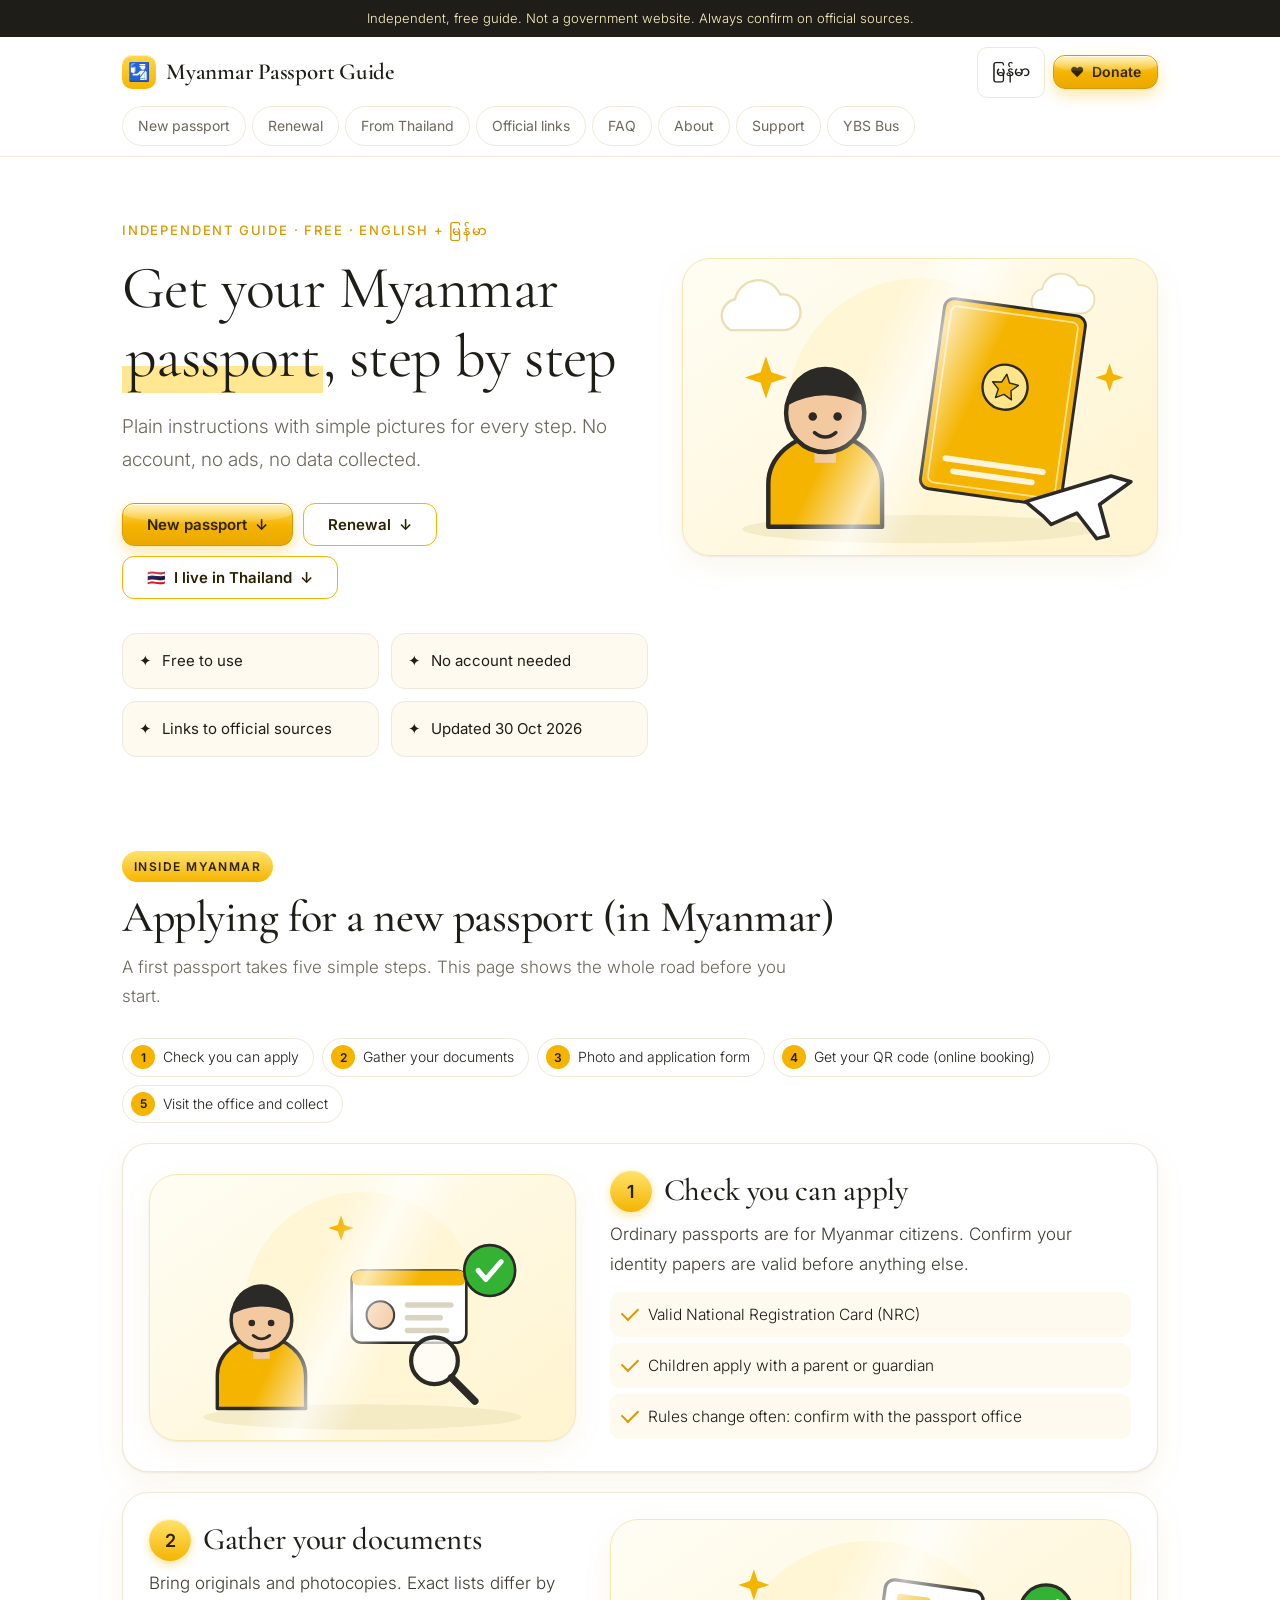
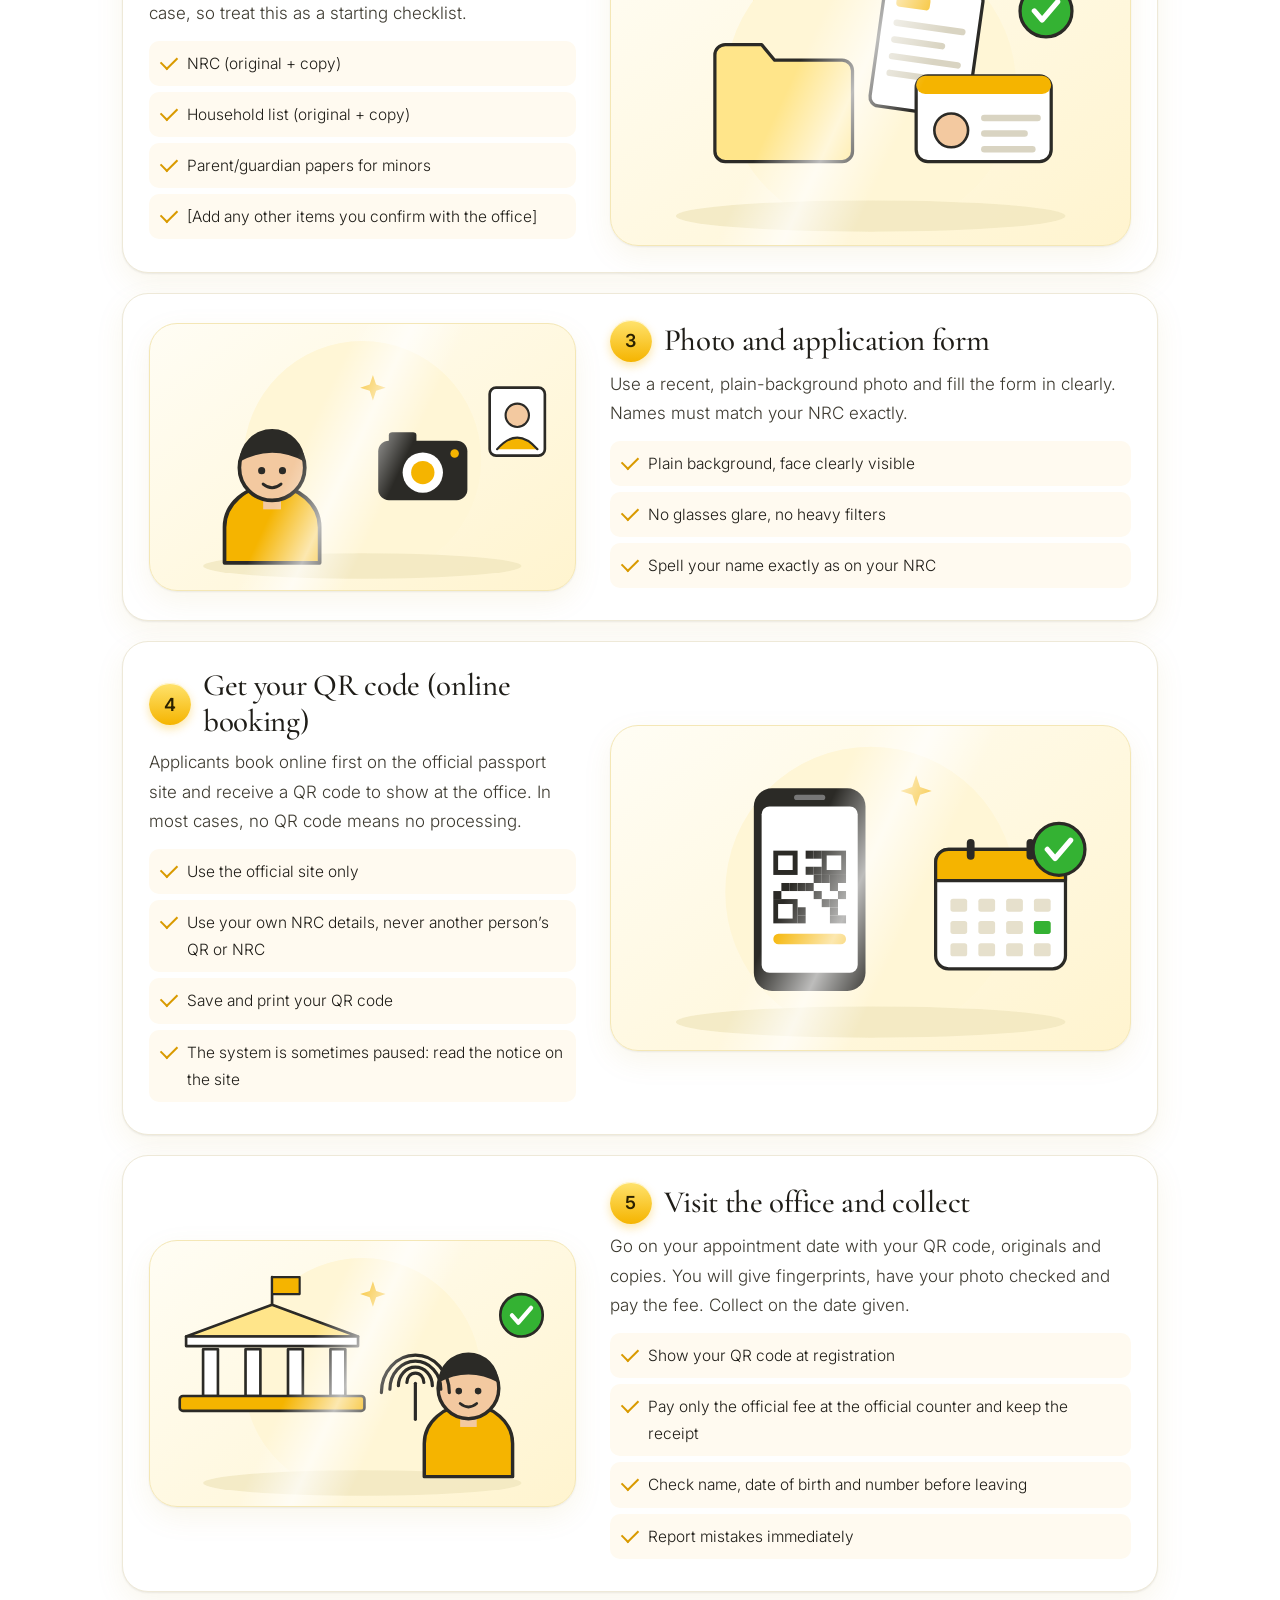
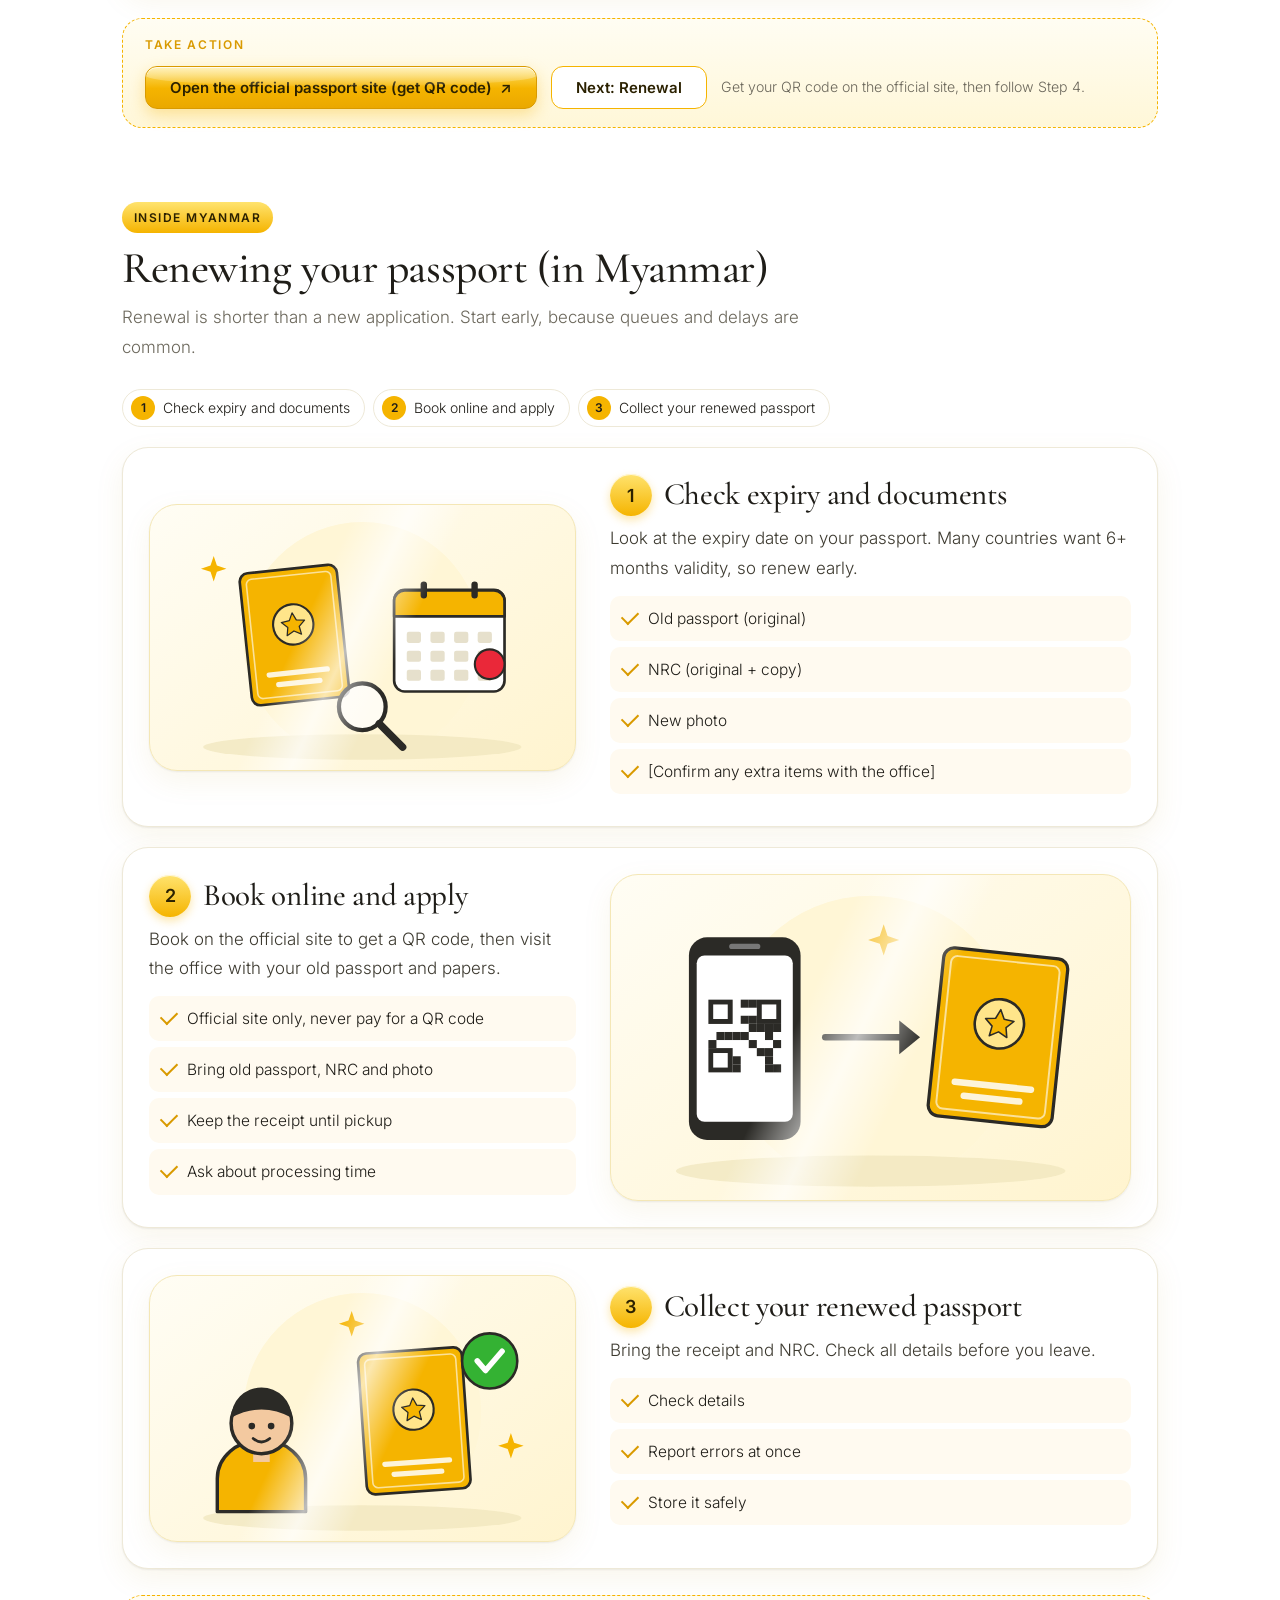
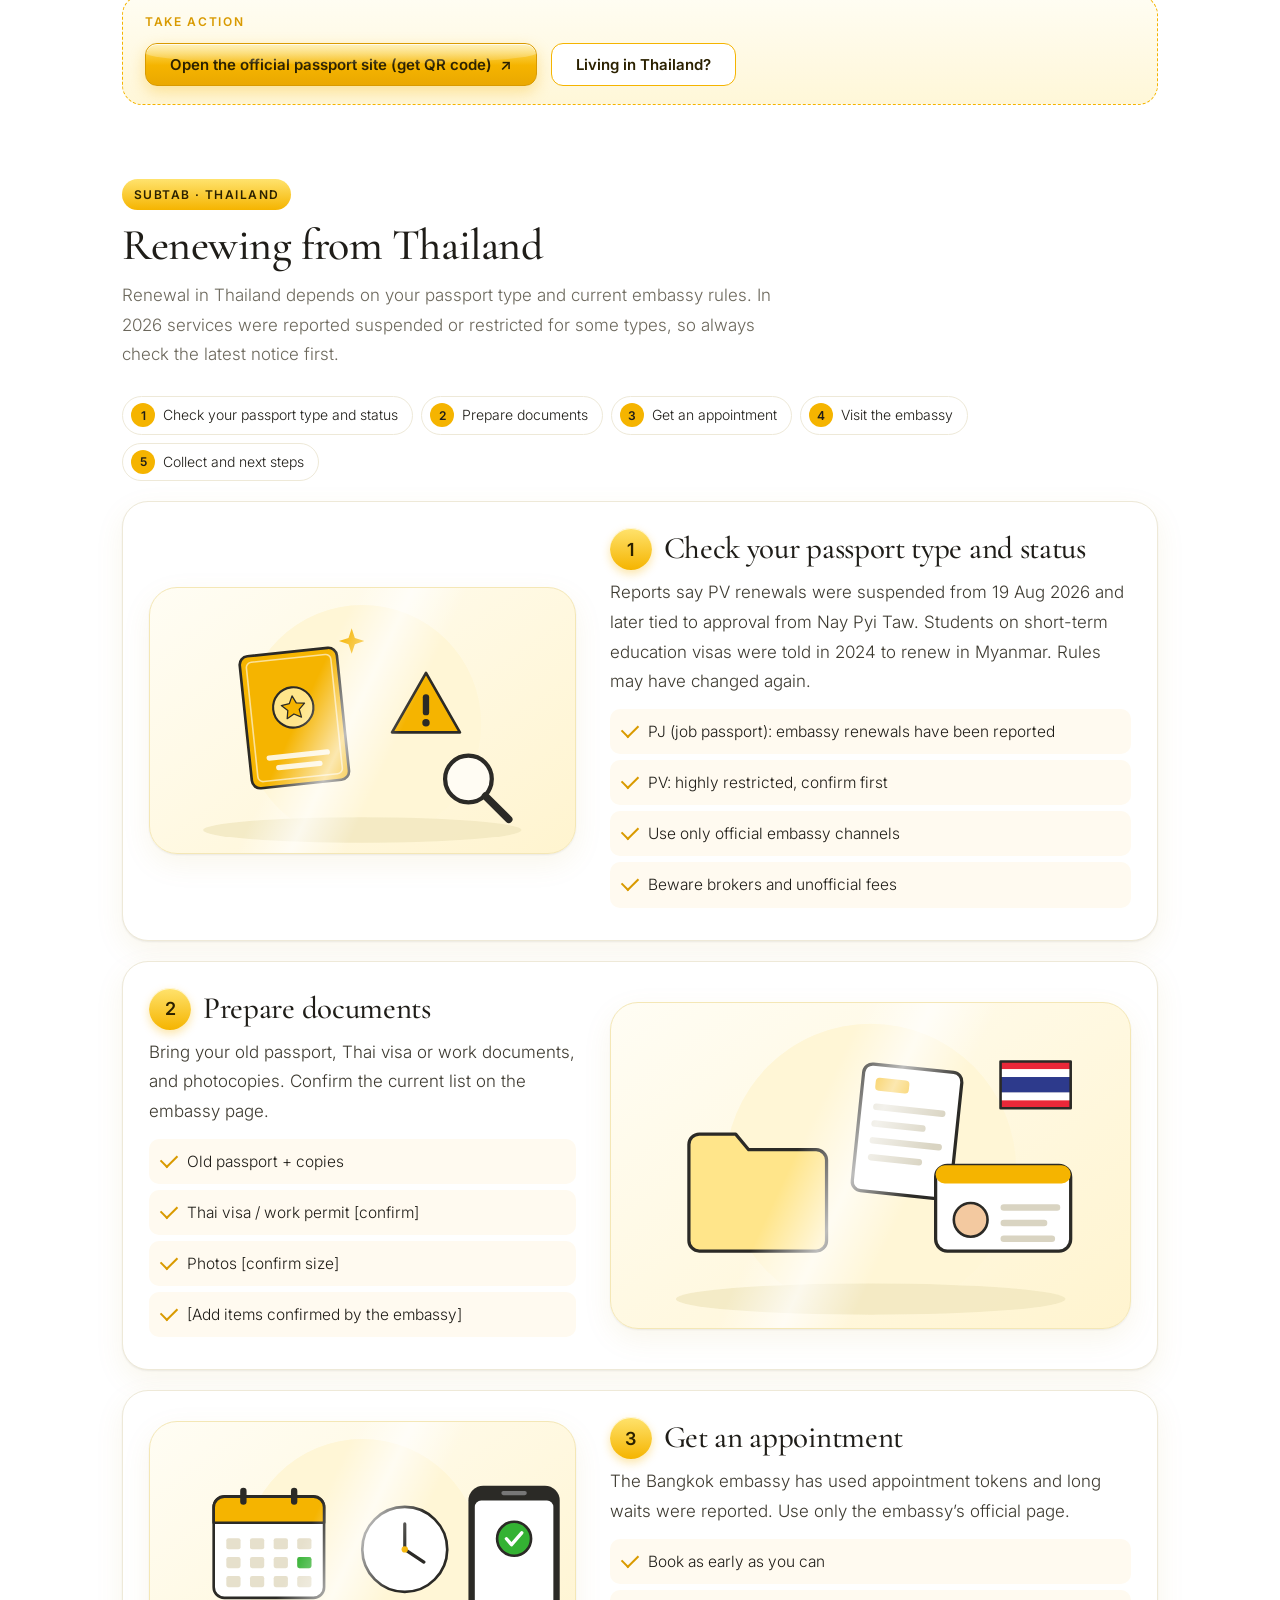
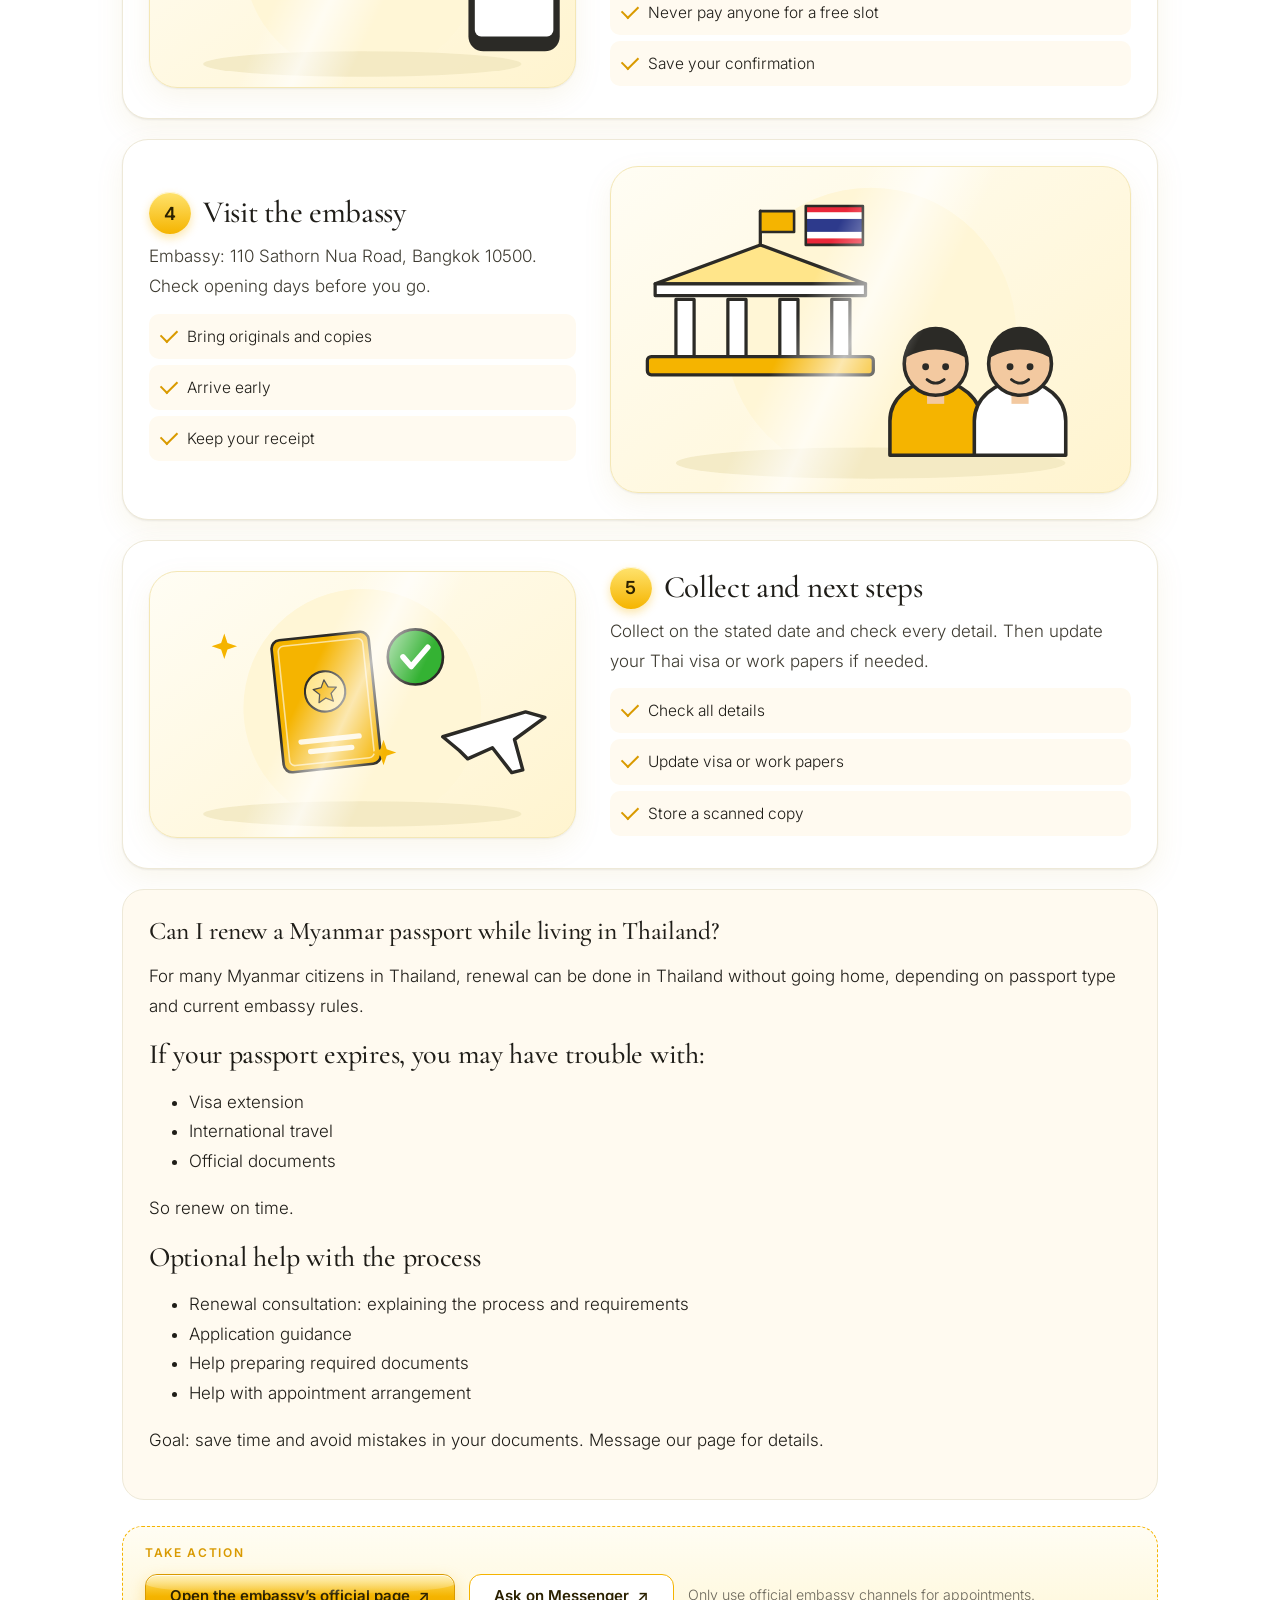
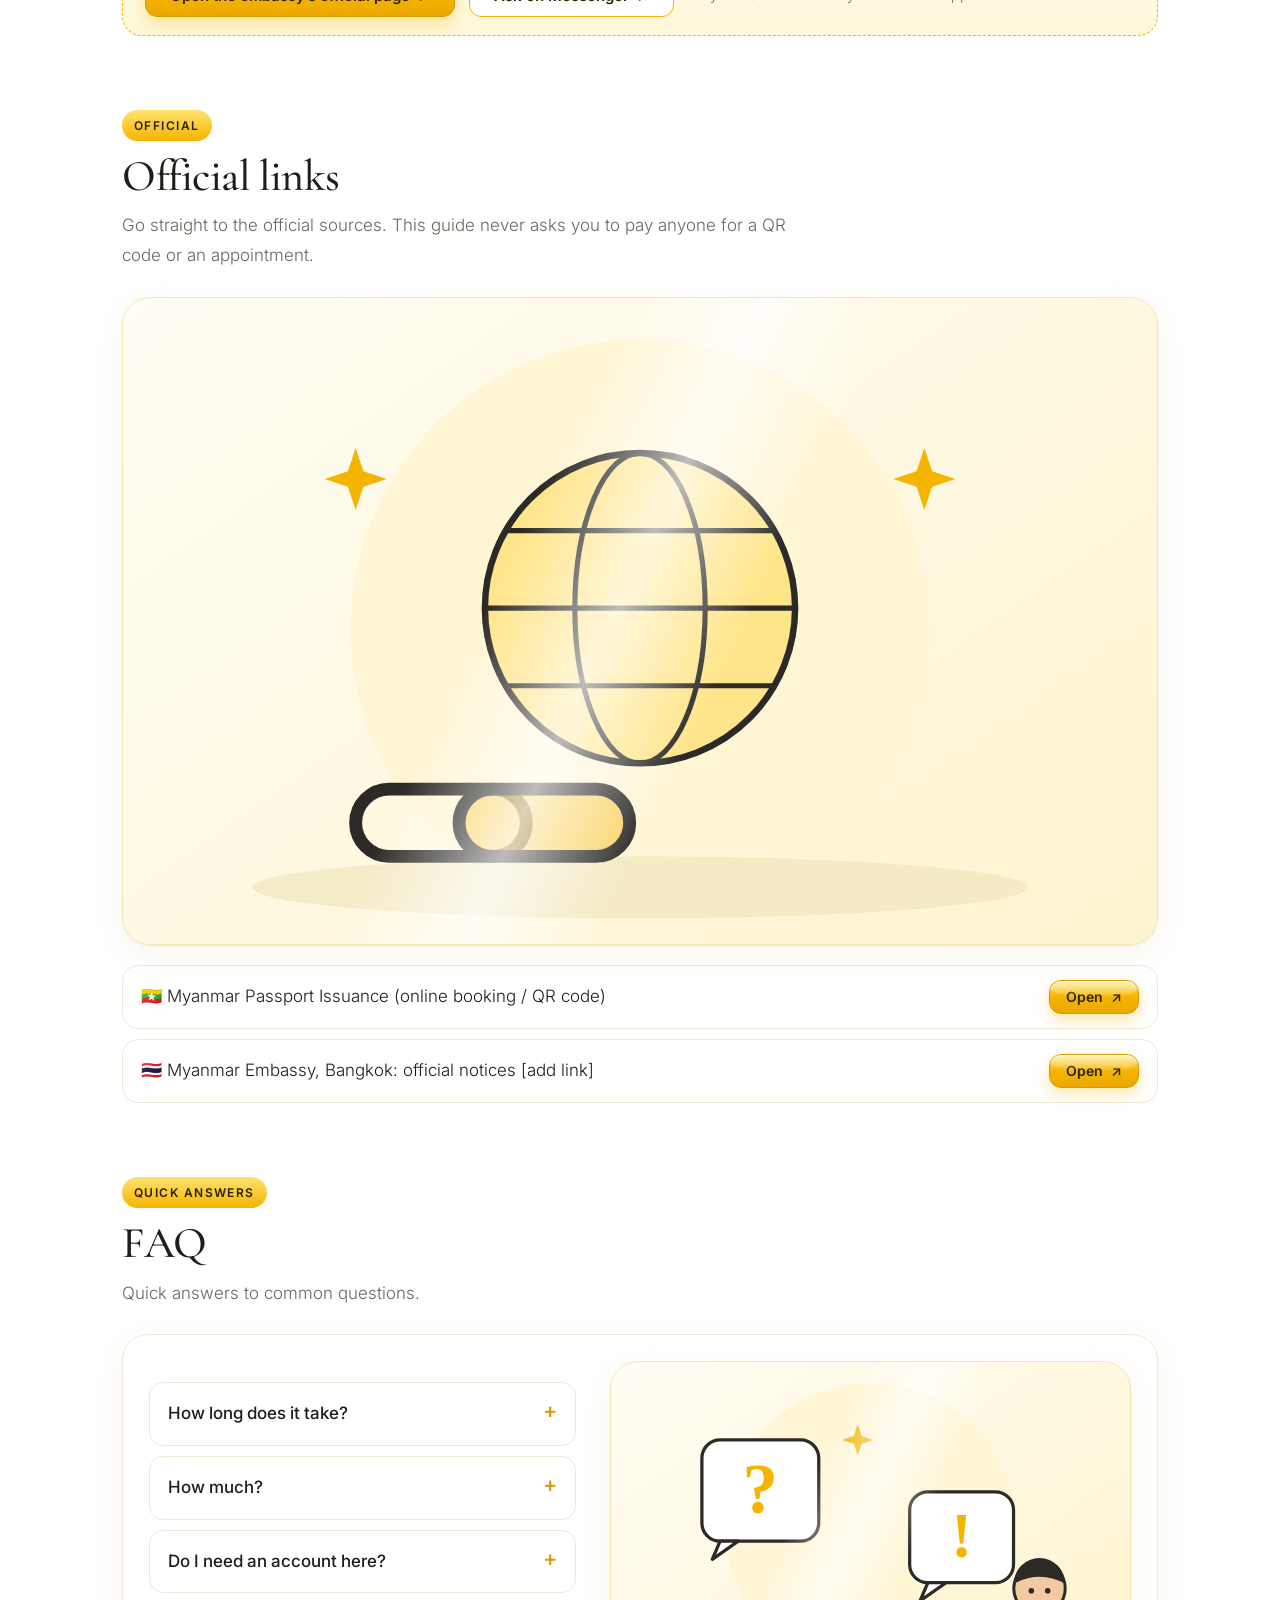
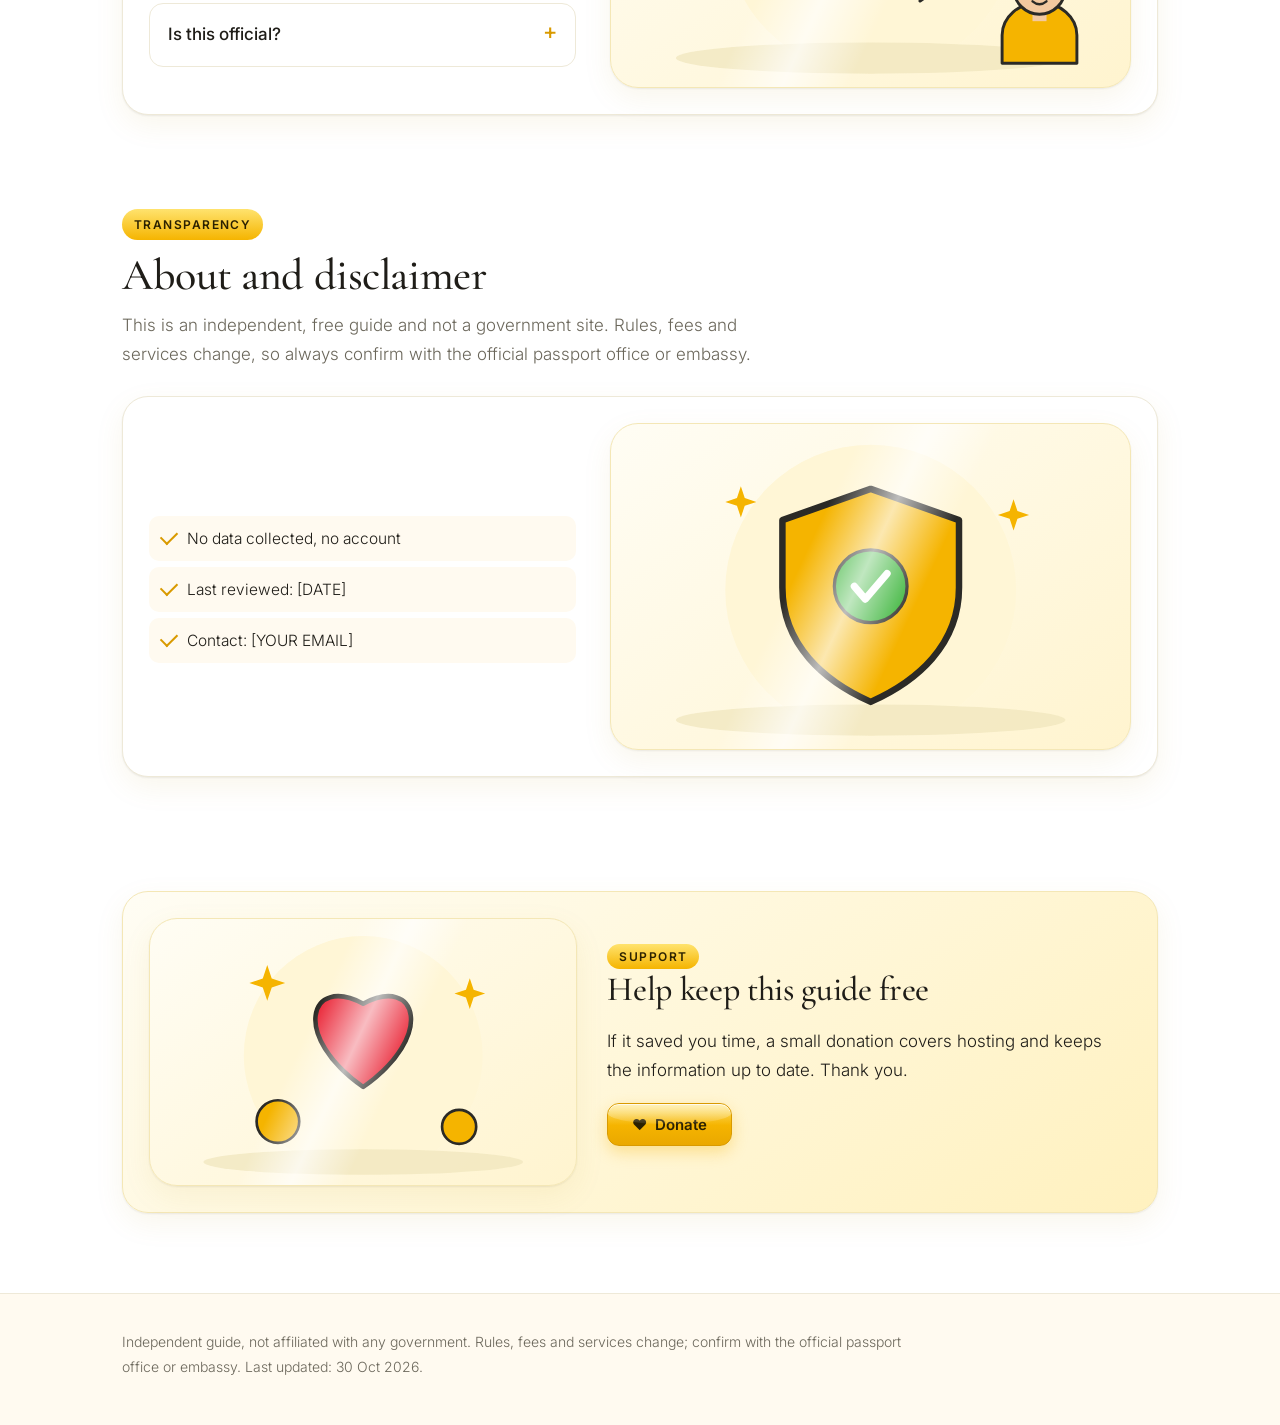
<file: Burmainfo/index.html>
<!doctype html><html lang="en"><head><meta charset="utf-8"><meta name="viewport" content="width=device-width,initial-scale=1"><title>Myanmar Passport Guide | New passport and renewal, including from Thailand</title><meta name="description" content="Free step-by-step guide to applying for or renewing a Myanmar passport, inside Myanmar or from Thailand. English and Burmese."><meta property="og:title" content="Myanmar Passport Guide"><meta name="theme-color" content="#f5b400">
   
<link rel="preconnect" href="https://fonts.googleapis.com"><link rel="preconnect" href="https://fonts.gstatic.com" crossorigin><link href="https://fonts.googleapis.com/css2?family=Cormorant+Garamond:wght@400;500;600&family=Inter:wght@300;400;500;600&family=Noto+Sans+Myanmar:wght@300;400;600&family=Noto+Serif+Myanmar:wght@300;400;600&display=swap" rel="stylesheet"><style>:root{--gold:#f5b400;--gold2:#ffd84a;--gold3:#d99a00;--ink:#1f1d18;--mut:#6b675b;--line:#eee9d8;--cream:#fffaf0;--sh:0 1px 2px #0001,0 10px 30px #b8860b14}
*{box-sizing:border-box}html{scroll-behavior:smooth;scroll-padding-top:120px}
body{margin:0;background:#fff;color:var(--ink);font:300 17px/1.75 Inter,"Noto Sans Myanmar",system-ui,sans-serif;-webkit-font-smoothing:antialiased}
h1,h2,h3,.logo{font-family:"Cormorant Garamond","Noto Serif Myanmar",Georgia,serif;font-weight:500;letter-spacing:-.01em;line-height:1.15;margin:0}
a{color:inherit}.wrap{max-width:1080px;margin:auto;padding:0 22px}strong{font-weight:600}
/* header */
header{position:sticky;top:0;z-index:20;background:#ffffffee;backdrop-filter:blur(10px);border-bottom:1px solid var(--line)}
.bar{display:flex;align-items:center;justify-content:space-between;gap:12px;padding-top:10px;padding-bottom:8px}
.logo{display:flex;gap:10px;align-items:center;text-decoration:none;font-size:23px;font-weight:600}
.logo b{width:34px;height:34px;border-radius:10px;display:grid;place-items:center;font-size:18px;background:linear-gradient(180deg,var(--gold2),var(--gold));box-shadow:inset 0 1px 0 #fff9}
.act{display:flex;gap:8px;align-items:center}
.nav{display:flex;gap:6px;overflow-x:auto;padding-bottom:10px;scrollbar-width:none}.nav::-webkit-scrollbar{display:none}
.nav a{white-space:nowrap;text-decoration:none;font-size:14px;font-weight:400;padding:7px 15px;border-radius:99px;border:1px solid var(--line);color:var(--mut);transition:.2s}
.nav a:hover{border-color:var(--gold);color:var(--ink)}.nav a.on{background:var(--gold);border-color:var(--gold);color:var(--ink);font-weight:600}
/* buttons (actions only) */
.btn{position:relative;overflow:hidden;display:inline-flex;align-items:center;gap:8px;text-decoration:none;font:600 15px/1 Inter,"Noto Sans Myanmar",sans-serif;color:#2b2100;padding:13px 24px;border-radius:12px;border:1px solid var(--gold3);cursor:pointer;
background:linear-gradient(180deg,#ffe36e 0%,var(--gold) 52%,#eaa800 100%);box-shadow:inset 0 1px 0 #fffb,0 6px 16px #f5b40055;transition:.2s}
.btn:before{content:"";position:absolute;left:0;right:0;top:0;height:48%;background:linear-gradient(180deg,#ffffff8c,#ffffff10);border-radius:12px 12px 60% 60%/12px 12px 14px 14px;pointer-events:none}
.btn:after{content:"";position:absolute;top:0;left:-70%;width:40%;height:100%;background:linear-gradient(100deg,transparent,#ffffffaa,transparent);transform:skewX(-20deg);transition:.6s;pointer-events:none}
.btn:hover{transform:translateY(-2px);box-shadow:inset 0 1px 0 #fffb,0 10px 24px #f5b40077}.btn:hover:after{left:130%}.btn.ghost{background:#fff;box-shadow:none;border:1.5px solid var(--gold)}.btn.ghost:before{display:none}.btn.sm{padding:9px 16px;font-size:14px}
button#lang{font:500 14px Inter,"Noto Sans Myanmar",sans-serif;background:#fff;border:1px solid var(--line);border-radius:10px;padding:9px 14px;cursor:pointer;color:var(--ink)}button#lang:hover{border-color:var(--gold)}
/* hero */
.hero{padding:58px 0 30px}.hero .wrap{display:grid;grid-template-columns:1.05fr .95fr;gap:34px;align-items:center}
.eyebrow{display:inline-block;font-size:13px;font-weight:500;letter-spacing:.14em;text-transform:uppercase;color:var(--gold3);margin-bottom:12px}
.hero h1{font-size:60px;font-weight:400}mark{background:linear-gradient(180deg,transparent 62%,#ffd84a99 62%);color:inherit;padding:0 4px}
.hero p{font-size:19px;color:var(--mut);margin:18px 0 26px;max-width:520px}.cta{display:flex;gap:10px;flex-wrap:wrap}
.art{position:relative;border-radius:28px;background:linear-gradient(145deg,#fffdf4,#fff4cf);border:1px solid #f4e7b6;box-shadow:var(--sh);overflow:hidden}.art svg{display:block;width:100%;height:auto}
.art:after{content:"";position:absolute;inset:0;background:linear-gradient(115deg,transparent 38%,#ffffffb0 48%,transparent 58%);pointer-events:none}
.trust{display:grid;grid-template-columns:repeat(auto-fit,minmax(190px,1fr));gap:12px;margin:34px 0 0}.trust div{border:1px solid var(--line);background:var(--cream);border-radius:14px;padding:14px 16px;font-weight:400;font-size:15px;display:flex;gap:10px;align-items:center}
/* sections */
section{padding:64px 0 10px}.sec-h{display:flex;flex-direction:column;gap:10px;margin-bottom:26px}.sec-h h2{font-size:44px}.sec-h .lead{color:var(--mut);max-width:680px;margin:0}
.tag{align-self:flex-start;font-size:12px;font-weight:600;letter-spacing:.12em;text-transform:uppercase;background:linear-gradient(180deg,#ffe36e,var(--gold));padding:5px 12px;border-radius:99px;color:#2b2100}
.road{display:flex;gap:8px;flex-wrap:wrap;margin:6px 0 4px}.road a{text-decoration:none;font-size:14px;border:1px solid var(--line);border-radius:99px;padding:6px 14px 6px 8px;display:flex;gap:8px;align-items:center;background:#fff}.road a:hover{border-color:var(--gold)}
.road i{width:24px;height:24px;border-radius:50%;display:grid;place-items:center;font-style:normal;font-size:12px;font-weight:600;background:var(--gold)}
/* information cards (no buttons inside) */
.step{display:grid;grid-template-columns:.9fr 1.1fr;gap:34px;align-items:center;padding:26px;border:1px solid var(--line);border-radius:26px;background:#fff;box-shadow:var(--sh);margin:20px 0}
.step:nth-child(even) .art{order:2}.step h3{font-size:31px;display:flex;gap:12px;align-items:center;margin-bottom:8px}
.num{flex:none;width:42px;height:42px;border-radius:50%;display:grid;place-items:center;font:600 18px Inter,sans-serif;color:#2b2100;background:linear-gradient(180deg,#ffe36e,var(--gold));box-shadow:inset 0 1px 0 #fffb,0 4px 10px #f5b40055}
.step p{margin:0 0 10px;color:#3d3a30}ul.check{list-style:none;padding:0;margin:12px 0 0}ul.check li{position:relative;padding:9px 12px 9px 38px;margin:6px 0;background:var(--cream);border-radius:10px;font-size:15.5px}
ul.check li:before{content:"";position:absolute;left:12px;top:15px;width:14px;height:8px;border-left:2.5px solid var(--gold3);border-bottom:2.5px solid var(--gold3);transform:rotate(-45deg)}
.info{border:1px solid var(--line);border-radius:22px;padding:26px;background:var(--cream);margin:18px 0}.info h3{font-size:28px;margin-bottom:8px}
details{border:1px solid var(--line);border-radius:14px;padding:4px 18px;margin:10px 0;background:#fff}summary{cursor:pointer;font-weight:500;padding:12px 0;list-style:none;display:flex;justify-content:space-between;gap:10px}summary:after{content:"+";color:var(--gold3);font-size:22px;line-height:1}details[open] summary:after{content:"–"}details p{margin:0 0 14px;color:var(--mut)}
/* action panels (buttons live only here) */
.actions{margin:26px 0 0;border:1.5px dashed var(--gold);border-radius:20px;padding:18px 22px;display:flex;gap:14px;align-items:center;flex-wrap:wrap;background:linear-gradient(180deg,#fffdf3,#fff7d8)}
.actions>span{font:600 12px Inter,sans-serif;letter-spacing:.14em;text-transform:uppercase;color:var(--gold3);width:100%}.actions small{color:var(--mut);flex:1;min-width:220px}
.links{display:grid;gap:10px}.linkrow{display:flex;gap:14px;align-items:center;justify-content:space-between;border:1px solid var(--line);border-radius:16px;padding:14px 18px;flex-wrap:wrap}
.donate{margin-top:20px;display:grid;grid-template-columns:.9fr 1.1fr;gap:30px;align-items:center;padding:26px;border-radius:26px;border:1px solid #f4e7b6;background:linear-gradient(145deg,#fffdf4,#fff1bf);box-shadow:var(--sh)}.donate h3{font-size:34px;margin-bottom:8px}
footer{margin-top:70px;border-top:1px solid var(--line);padding:30px 0 40px;color:var(--mut);font-size:14px;background:var(--cream)}footer p{margin:6px 0;max-width:780px}
#top{position:fixed;right:18px;bottom:18px;z-index:30;width:46px;height:46px;border-radius:50%;padding:0;justify-content:center;opacity:0;pointer-events:none}#top.show{opacity:1;pointer-events:auto}
.notice{background:var(--ink);color:#fff3c4;font-size:13px;text-align:center;padding:7px 12px;font-weight:300}
body[data-lang=en] .my,body[data-lang=my] .en{display:none!important}body[data-lang=en] .l-my,body[data-lang=my] .l-en{display:none}
@media(max-width:820px){.hero .wrap,.step,.donate{grid-template-columns:1fr}.step:nth-child(even) .art{order:0}.hero h1{font-size:42px}.sec-h h2{font-size:34px}.hero{padding-top:34px}.step{padding:18px}.logo span{font-size:19px}}
@media(prefers-reduced-motion:reduce){*{transition:none!important;scroll-behavior:auto!important}}
</style></head>
<body data-lang="en"><div class="notice"><span class="en">Independent, free guide. Not a government website. Always confirm on official sources.</span><span class="my">လွတ်လပ်သော အခမဲ့လမ်းညွှန်။ အစိုးရဝဘ်ဆိုက်မဟုတ်ပါ။ တရားဝင်ရင်းမြစ်တွင် အမြဲအတည်ပြုပါ။</span></div>
<header><div class="wrap bar"><a class="logo" href="#top-of-page"><b>🛂</b><span class="en">Myanmar Passport Guide</span><span class="my">မြန်မာ နိုင်ငံကူးလက်မှတ် လမ်းညွှန်</span></a><div class="act"><button id="lang" type="button"><span class="l-en">မြန်မာ</span><span class="l-my">English</span></button><a class="btn sm" href="#support">♥ <span class="en">Donate</span><span class="my">လှူဒါန်းရန်</span></a></div></div><nav class="wrap nav"><a href="#new"><span class="en">New passport</span><span class="my">အသစ်</span></a><a href="#renew"><span class="en">Renewal</span><span class="my">သက်တမ်းတိုး</span></a><a href="#thailand"><span class="en">From Thailand</span><span class="my">ထိုင်းမှ</span></a><a href="#links"><span class="en">Official links</span><span class="my">တရားဝင်လင့်ခ်</span></a><a href="#faq"><span class="en">FAQ</span><span class="my">မေးခွန်း</span></a><a href="#about"><span class="en">About</span><span class="my">အကြောင်း</span></a><a href="#support"><span class="en">Support</span><span class="my">ထောက်ပံ့ရန်</span></a> <a href="ybs.html"><span class="en">YBS Bus</span><span class="my">YBS ဘတ်စ်ကား</span></a> </nav></header>
<main id="top-of-page"><div class="hero"><div class="wrap"><div><span class="eyebrow"><span class="en">Independent guide · Free · English + မြန်မာ</span><span class="my">လွတ်လပ်သောလမ်းညွှန် · အခမဲ့ · English + မြန်မာ</span></span><h1><span class="en">Get your Myanmar <mark>passport</mark>, step by step</span><span class="my">မြန်မာ <mark>နိုင်ငံကူးလက်မှတ်</mark> အဆင့်ဆင့် လျှောက်နည်း</span></h1><p class="en">Plain instructions with simple pictures for every step. No account, no ads, no data collected.</p><p class="my">အဆင့်တိုင်းအတွက် ရိုးရှင်းသောပုံများပါ ရှင်းလင်းသောညွှန်ကြားချက်။ အကောင့်မလို၊ ကြော်ငြာမရှိ၊ အချက်အလက်မစုဆောင်းပါ။</p>
<div class="cta"><a class="btn" href="#new"><span class="en">New passport</span><span class="my">အသစ်လျှောက်ရန်</span> ↓</a><a class="btn ghost" href="#renew"><span class="en">Renewal</span><span class="my">သက်တမ်းတိုး</span> ↓</a><a class="btn ghost" href="#thailand">🇹🇭 <span class="en">I live in Thailand</span><span class="my">ထိုင်းတွင်နေသည်</span> ↓</a></div></div><div class="art"><svg viewBox="0 0 400 250" role="img" aria-label="illustration" xmlns="http://www.w3.org/2000/svg"><circle cx="200" cy="128" r="112" fill="#fff6d6"/><ellipse cx="200" cy="228" rx="150" ry="12" fill="#f0e6bd" opacity=".7"/><path transform="translate(40,40) scale(1)" d="M0 20a14 14 0 0 1 4-26 20 20 0 0 1 38-4 15 15 0 0 1 4 30z" fill="#fff" stroke="#eadfb5" stroke-width="2"/><path transform="translate(300,30) scale(0.8)" d="M0 20a14 14 0 0 1 4-26 20 20 0 0 1 38-4 15 15 0 0 1 4 30z" fill="#fff" stroke="#eadfb5" stroke-width="2"/><g transform="rotate(8 270.0 121.0)"><rect x="210" y="40" width="120" height="162" rx="8" fill="#f5b400" stroke="#2b2a26" stroke-width="2.5" stroke-linejoin="round" stroke-linecap="round"/><rect x="216" y="46" width="108" height="150" rx="5" fill="none" stroke="#fff" stroke-opacity=".6" stroke-width="1.5"/><circle cx="270.0" cy="108.03999999999999" r="19" fill="#ffe58a" stroke="#2b2a26" stroke-width="2" stroke-linejoin="round" stroke-linecap="round"/><path d="M270.0 97.03999999999999l3.3 7 7.7 1-5.6 5.3 1.4 7.6-6.8-3.7-6.8 3.7 1.4-7.6-5.6-5.3 7.7-1z" fill="#f5b400" stroke="#2b2a26" stroke-width="1.2" stroke-linejoin="round" stroke-linecap="round"/><rect x="226" y="172" width="88" height="5" rx="2.5" fill="#fff" opacity=".85"/><rect x="234" y="182" width="72" height="5" rx="2.5" fill="#fff" opacity=".85"/></g><g transform="translate(120,226) scale(1.5)"><path d="M-32 0v-24a32 28 0 0 1 64 0v24z" fill="#f5b400" stroke="#2b2a26" stroke-width="2.5" stroke-linejoin="round" stroke-linecap="round"/><rect x="-6" y="-50" width="12" height="14" fill="#f3c9a0"/><circle cy="-64" r="22" fill="#f3c9a0" stroke="#2b2a26" stroke-width="2.5" stroke-linejoin="round" stroke-linecap="round"/><path d="M-22 -68a22 22 0 0 1 44 0q-22-12-44 0z" fill="#2b2a26"/><circle cx="-7" cy="-62" r="2.4" fill="#2b2a26"/><circle cx="7" cy="-62" r="2.4" fill="#2b2a26"/><path d="M-6 -53q6 5 12 0" fill="none" stroke="#2b2a26" stroke-width="2" stroke-linejoin="round" stroke-linecap="round"/></g><path transform="translate(330,200) scale(1.2)" d="M-34 4l60-18 14 4-22 16 6 22-8 2-14-18-18 8-6-6z" fill="#fff" stroke="#2b2a26" stroke-width="2.5" stroke-linejoin="round" stroke-linecap="round"/><path transform="translate(70,100) scale(1.5)" d="M0-12L3-3 12 0 3 3 0 12-3 3-12 0-3-3z" fill="#f5b400"/><path transform="translate(360,100) scale(1)" d="M0-12L3-3 12 0 3 3 0 12-3 3-12 0-3-3z" fill="#f5b400"/></svg></div></div>
<div class="wrap"><div class="trust"><div>✦ <span class="en">Free to use</span><span class="my">အခမဲ့</span></div><div>✦ <span class="en">No account needed</span><span class="my">အကောင့်မလို</span></div><div>✦ <span class="en">Links to official sources</span><span class="my">တရားဝင်ရင်းမြစ်လင့်ခ်များ</span></div><div>✦ <span class="en">Updated 30 Oct 2026</span><span class="my">ပြင်ဆင်ရက် 30 Oct 2026</span></div></div></div></div><section id="new"><div class="wrap"><div class="sec-h"><span class="tag"><span class="en">Inside Myanmar</span><span class="my">မြန်မာအတွင်း</span></span><h2><span class="en">Applying for a new passport (in Myanmar)</span><span class="my">နိုင်ငံကူးလက်မှတ် အသစ် လျှောက်ထားခြင်း (မြန်မာနိုင်ငံအတွင်း)</span></h2><p class="en lead">A first passport takes five simple steps. This page shows the whole road before you start.</p><p class="my lead">ပထမဆုံး နိုင်ငံကူးလက်မှတ်ကို အဆင့် ၅ ဆင့်ဖြင့် လျှောက်နိုင်သည်။ စမလုပ်ခင် လမ်းကြောင်းတစ်ခုလုံးကို ဤစာမျက်နှာတွင် ကြည့်ပါ။</p></div><div class="road"><a href="#new-1"><i>1</i><span class="en">Check you can apply</span><span class="my">လျှောက်ခွင့်ရှိမရှိ စစ်ပါ</span></a><a href="#new-2"><i>2</i><span class="en">Gather your documents</span><span class="my">စာရွက်စာတမ်းများ စုပါ</span></a><a href="#new-3"><i>3</i><span class="en">Photo and application form</span><span class="my">ဓာတ်ပုံနှင့် လျှောက်လွှာပုံစံ</span></a><a href="#new-4"><i>4</i><span class="en">Get your QR code (online booking)</span><span class="my">QR ကုဒ် ရယူပါ (အွန်လိုင်းရက်ချိန်း)</span></a><a href="#new-5"><i>5</i><span class="en">Visit the office and collect</span><span class="my">ရုံးသို့သွား၍ ရယူပါ</span></a></div><article class="step" id="new-1"><div class="art"><svg viewBox="0 0 400 250" role="img" aria-label="illustration" xmlns="http://www.w3.org/2000/svg"><circle cx="200" cy="128" r="112" fill="#fff6d6"/><ellipse cx="200" cy="228" rx="150" ry="12" fill="#f0e6bd" opacity=".7"/><g transform="translate(105,220) scale(1.3)"><path d="M-32 0v-24a32 28 0 0 1 64 0v24z" fill="#f5b400" stroke="#2b2a26" stroke-width="2.5" stroke-linejoin="round" stroke-linecap="round"/><rect x="-6" y="-50" width="12" height="14" fill="#f3c9a0"/><circle cy="-64" r="22" fill="#f3c9a0" stroke="#2b2a26" stroke-width="2.5" stroke-linejoin="round" stroke-linecap="round"/><path d="M-22 -68a22 22 0 0 1 44 0q-22-12-44 0z" fill="#2b2a26"/><circle cx="-7" cy="-62" r="2.4" fill="#2b2a26"/><circle cx="7" cy="-62" r="2.4" fill="#2b2a26"/><path d="M-6 -53q6 5 12 0" fill="none" stroke="#2b2a26" stroke-width="2" stroke-linejoin="round" stroke-linecap="round"/></g><rect x="190" y="90" width="108" height="68" rx="9" fill="#fff" stroke="#2b2a26" stroke-width="2.5" stroke-linejoin="round" stroke-linecap="round"/><rect x="190" y="90" width="108" height="14" rx="7" fill="#f5b400"/><circle cx="217" cy="132" r="13" fill="#f3c9a0" stroke="#2b2a26" stroke-width="2" stroke-linejoin="round" stroke-linecap="round"/><rect x="240" y="120" width="46" height="5" rx="2.5" fill="#d9d4c2"/><rect x="240" y="132" width="36" height="5" rx="2.5" fill="#d9d4c2"/><rect x="240" y="144" width="42" height="5" rx="2.5" fill="#d9d4c2"/><circle cx="320" cy="90" r="24" fill="#34b233" stroke="#2b2a26" stroke-width="2.5" stroke-linejoin="round" stroke-linecap="round"/><path d="M309.2 90l7.199999999999999 8.399999999999999 14.399999999999999-16.799999999999997" fill="none" stroke="#fff" stroke-width="4.8" stroke-linecap="round" stroke-linejoin="round"/><circle cx="268" cy="175" r="22" fill="#fff" fill-opacity=".7" stroke="#2b2a26" stroke-width="4" stroke-linejoin="round" stroke-linecap="round"/><path d="M284 191l22 22" stroke="#2b2a26" stroke-width="7" stroke-linejoin="round" stroke-linecap="round"/><path transform="translate(180,50) scale(1)" d="M0-12L3-3 12 0 3 3 0 12-3 3-12 0-3-3z" fill="#f5b400"/></svg></div><div><h3><span class="num">1</span><span class="en">Check you can apply</span><span class="my">လျှောက်ခွင့်ရှိမရှိ စစ်ပါ</span></h3><p class="en">Ordinary passports are for Myanmar citizens. Confirm your identity papers are valid before anything else.</p><p class="my">သာမန်နိုင်ငံကူးလက်မှတ်သည် မြန်မာနိုင်ငံသားများအတွက် ဖြစ်သည်။ အရင်ဆုံး မှတ်ပုံတင်စာရွက်စာတမ်းများ သက်တမ်းရှိမရှိ စစ်ပါ။</p><div class="en"><ul class="check"><li>Valid National Registration Card (NRC)</li><li>Children apply with a parent or guardian</li><li>Rules change often: confirm with the passport office</li></ul></div><div class="my"><ul class="check"><li>သက်တမ်းရှိ နိုင်ငံသားစိစစ်ရေးကတ် (NRC)</li><li>ကလေးများသည် မိဘ/အုပ်ထိန်းသူနှင့်အတူ လျှောက်ရသည်</li><li>စည်းကမ်းများ မကြာခဏ ပြောင်းတတ်သဖြင့် ရုံးတွင် အတည်ပြုပါ</li></ul></div></div></article><article class="step" id="new-2"><div class="art"><svg viewBox="0 0 400 250" role="img" aria-label="illustration" xmlns="http://www.w3.org/2000/svg"><circle cx="200" cy="128" r="112" fill="#fff6d6"/><ellipse cx="200" cy="228" rx="150" ry="12" fill="#f0e6bd" opacity=".7"/><path d="M80 104a8 8 0 0 1 8-8h28l10 12h52a8 8 0 0 1 8 8v62a8 8 0 0 1-8 8h-90a8 8 0 0 1-8-8z" fill="#ffe58a" stroke="#2b2a26" stroke-width="2.5" stroke-linejoin="round" stroke-linecap="round"/><g transform="rotate(8 243.0 99.0)"><rect x="205" y="50" width="76" height="98" rx="7" fill="#fff" stroke="#2b2a26" stroke-width="2.5" stroke-linejoin="round" stroke-linecap="round"/><rect x="215" y="60" width="26" height="10" rx="3" fill="#f5b400"/><rect x="215" y="80" width="56" height="5" rx="2.5" fill="#d9d4c2"/><rect x="215" y="93" width="42" height="5" rx="2.5" fill="#d9d4c2"/><rect x="215" y="106" width="56" height="5" rx="2.5" fill="#d9d4c2"/><rect x="215" y="119" width="42" height="5" rx="2.5" fill="#d9d4c2"/></g><rect x="235" y="120" width="104" height="66" rx="9" fill="#fff" stroke="#2b2a26" stroke-width="2.5" stroke-linejoin="round" stroke-linecap="round"/><rect x="235" y="120" width="104" height="14" rx="7" fill="#f5b400"/><circle cx="262" cy="162" r="13" fill="#f3c9a0" stroke="#2b2a26" stroke-width="2" stroke-linejoin="round" stroke-linecap="round"/><rect x="285" y="150" width="46" height="5" rx="2.5" fill="#d9d4c2"/><rect x="285" y="162" width="36" height="5" rx="2.5" fill="#d9d4c2"/><rect x="285" y="174" width="42" height="5" rx="2.5" fill="#d9d4c2"/><circle cx="335" cy="70" r="20" fill="#34b233" stroke="#2b2a26" stroke-width="2.5" stroke-linejoin="round" stroke-linecap="round"/><path d="M326.0 70l6.0 7.0 12.0-14.0" fill="none" stroke="#fff" stroke-width="4.0" stroke-linecap="round" stroke-linejoin="round"/><path transform="translate(110,50) scale(1)" d="M0-12L3-3 12 0 3 3 0 12-3 3-12 0-3-3z" fill="#f5b400"/></svg></div><div><h3><span class="num">2</span><span class="en">Gather your documents</span><span class="my">စာရွက်စာတမ်းများ စုပါ</span></h3><p class="en">Bring originals and photocopies. Exact lists differ by case, so treat this as a starting checklist.</p><p class="my">မူရင်းနှင့် မိတ္တူများ ယူလာပါ။ အခြေအနေအလိုက် ကွာနိုင်သဖြင့် ဤစာရင်းကို စတင်စစ်ဆေးရန်အဖြစ်သာ သဘောထားပါ။</p><div class="en"><ul class="check"><li>NRC (original + copy)</li><li>Household list (original + copy)</li><li>Parent/guardian papers for minors</li><li>[Add any other items you confirm with the office]</li></ul></div><div class="my"><ul class="check"><li>NRC (မူရင်း + မိတ္တူ)</li><li>အိမ်ထောင်စုစာရင်း (မူရင်း + မိတ္တူ)</li><li>အရွယ်မရောက်သူများအတွက် မိဘ/အုပ်ထိန်းသူ စာရွက်များ</li><li>[ရုံးတွင် အတည်ပြုရရှိသော အခြားစာရွက်များ ထည့်ပါ]</li></ul></div></div></article><article class="step" id="new-3"><div class="art"><svg viewBox="0 0 400 250" role="img" aria-label="illustration" xmlns="http://www.w3.org/2000/svg"><circle cx="200" cy="128" r="112" fill="#fff6d6"/><ellipse cx="200" cy="228" rx="150" ry="12" fill="#f0e6bd" opacity=".7"/><g transform="translate(115,225) scale(1.4)"><path d="M-32 0v-24a32 28 0 0 1 64 0v24z" fill="#f5b400" stroke="#2b2a26" stroke-width="2.5" stroke-linejoin="round" stroke-linecap="round"/><rect x="-6" y="-50" width="12" height="14" fill="#f3c9a0"/><circle cy="-64" r="22" fill="#f3c9a0" stroke="#2b2a26" stroke-width="2.5" stroke-linejoin="round" stroke-linecap="round"/><path d="M-22 -68a22 22 0 0 1 44 0q-22-12-44 0z" fill="#2b2a26"/><circle cx="-7" cy="-62" r="2.4" fill="#2b2a26"/><circle cx="7" cy="-62" r="2.4" fill="#2b2a26"/><path d="M-6 -53q6 5 12 0" fill="none" stroke="#2b2a26" stroke-width="2" stroke-linejoin="round" stroke-linecap="round"/></g><rect x="215" y="110" width="84" height="56" rx="10" fill="#2b2a26"/><rect x="225" y="102" width="26" height="12" rx="3" fill="#2b2a26"/><circle cx="257" cy="140" r="19" fill="#fff"/><circle cx="257" cy="140" r="11" fill="#f5b400"/><circle cx="287" cy="122" r="4" fill="#f5b400"/><rect x="320" y="60" width="52" height="64" rx="6" fill="#fff" stroke="#2b2a26" stroke-width="2.5" stroke-linejoin="round" stroke-linecap="round"/><circle cx="346" cy="86" r="11" fill="#f3c9a0" stroke="#2b2a26" stroke-width="2" stroke-linejoin="round" stroke-linecap="round"/><path d="M327 118q19-22 38 0" fill="#f5b400" stroke="#2b2a26" stroke-width="2" stroke-linejoin="round" stroke-linecap="round"/><path transform="translate(210,60) scale(1)" d="M0-12L3-3 12 0 3 3 0 12-3 3-12 0-3-3z" fill="#f5b400"/></svg></div><div><h3><span class="num">3</span><span class="en">Photo and application form</span><span class="my">ဓာတ်ပုံနှင့် လျှောက်လွှာပုံစံ</span></h3><p class="en">Use a recent, plain-background photo and fill the form in clearly. Names must match your NRC exactly.</p><p class="my">မကြာသေးမီ ရိုက်ထားသော နောက်ခံရိုးရိုး ဓာတ်ပုံကို သုံးပါ။ ပုံစံကို ရှင်းလင်းစွာ ဖြည့်ပါ။ အမည်သည် NRC နှင့် အတိအကျ တူရမည်။</p><div class="en"><ul class="check"><li>Plain background, face clearly visible</li><li>No glasses glare, no heavy filters</li><li>Spell your name exactly as on your NRC</li></ul></div><div class="my"><ul class="check"><li>နောက်ခံရိုးရိုး၊ မျက်နှာ ပီပြင်ရမည်</li><li>မျက်မှန်အလင်းပြန်မရှိစေရ၊ ဖီလ်တာမသုံးရ</li><li>အမည်ကို NRC ပါအတိုင်း စာလုံးပေါင်းပါ</li></ul></div></div></article><article class="step" id="new-4"><div class="art"><svg viewBox="0 0 400 250" role="img" aria-label="illustration" xmlns="http://www.w3.org/2000/svg"><circle cx="200" cy="128" r="112" fill="#fff6d6"/><ellipse cx="200" cy="228" rx="150" ry="12" fill="#f0e6bd" opacity=".7"/><rect x="110" y="48" width="86" height="156" rx="14" fill="#2b2a26"/><rect x="116" y="62" width="74" height="128" rx="6" fill="#fff"/><rect x="141" y="53" width="24" height="4" rx="2" fill="#777"/><rect x="125" y="96" width="56" height="56" rx="4" fill="#fff"/><rect x="125.0" y="127.1" width="6.2" height="6.2" fill="#2b2a26"/><rect x="131.2" y="120.9" width="6.2" height="6.2" fill="#2b2a26"/><rect x="137.4" y="120.9" width="6.2" height="6.2" fill="#2b2a26"/><rect x="143.7" y="120.9" width="6.2" height="6.2" fill="#2b2a26"/><rect x="143.7" y="139.6" width="6.2" height="6.2" fill="#2b2a26"/><rect x="143.7" y="145.8" width="6.2" height="6.2" fill="#2b2a26"/><rect x="149.9" y="96.0" width="6.2" height="6.2" fill="#2b2a26"/><rect x="149.9" y="108.4" width="6.2" height="6.2" fill="#2b2a26"/><rect x="149.9" y="120.9" width="6.2" height="6.2" fill="#2b2a26"/><rect x="156.1" y="96.0" width="6.2" height="6.2" fill="#2b2a26"/><rect x="156.1" y="108.4" width="6.2" height="6.2" fill="#2b2a26"/><rect x="156.1" y="114.7" width="6.2" height="6.2" fill="#2b2a26"/><rect x="156.1" y="127.1" width="6.2" height="6.2" fill="#2b2a26"/><rect x="162.3" y="114.7" width="6.2" height="6.2" fill="#2b2a26"/><rect x="162.3" y="133.3" width="6.2" height="6.2" fill="#2b2a26"/><rect x="168.6" y="114.7" width="6.2" height="6.2" fill="#2b2a26"/><rect x="168.6" y="120.9" width="6.2" height="6.2" fill="#2b2a26"/><rect x="168.6" y="133.3" width="6.2" height="6.2" fill="#2b2a26"/><rect x="168.6" y="139.6" width="6.2" height="6.2" fill="#2b2a26"/><rect x="168.6" y="145.8" width="6.2" height="6.2" fill="#2b2a26"/><rect x="174.8" y="114.7" width="6.2" height="6.2" fill="#2b2a26"/><rect x="174.8" y="127.1" width="6.2" height="6.2" fill="#2b2a26"/><rect x="174.8" y="145.8" width="6.2" height="6.2" fill="#2b2a26"/><rect x="125.0" y="96.0" width="18.7" height="18.7" fill="#2b2a26"/><rect x="128.7" y="99.7" width="11.2" height="11.2" fill="#fff"/><rect x="125.0" y="133.3" width="18.7" height="18.7" fill="#2b2a26"/><rect x="128.7" y="137.1" width="11.2" height="11.2" fill="#fff"/><rect x="162.3" y="96.0" width="18.7" height="18.7" fill="#2b2a26"/><rect x="166.1" y="99.7" width="11.2" height="11.2" fill="#fff"/><rect x="125" y="160" width="56" height="8" rx="4" fill="#f5b400"/><rect x="250" y="95" width="100" height="92.0" rx="10" fill="#fff" stroke="#2b2a26" stroke-width="2.5" stroke-linejoin="round" stroke-linecap="round"/><path d="M250 119.0v-14.000000000000002a10 10 0 0 1 10-10h80a10 10 0 0 1 10 10v14.000000000000002z" fill="#f5b400" stroke="#2b2a26" stroke-width="2.5" stroke-linejoin="round" stroke-linecap="round"/><rect x="274.0" y="87" width="6" height="16" rx="3" fill="#2b2a26"/><rect x="320.0" y="87" width="6" height="16" rx="3" fill="#2b2a26"/><rect x="261.4" y="133.0" width="12.9" height="10.0" rx="2" fill="#e6e0cc"/><rect x="261.4" y="150.1" width="12.9" height="10.0" rx="2" fill="#e6e0cc"/><rect x="261.4" y="167.3" width="12.9" height="10.0" rx="2" fill="#e6e0cc"/><rect x="282.9" y="133.0" width="12.9" height="10.0" rx="2" fill="#e6e0cc"/><rect x="282.9" y="150.1" width="12.9" height="10.0" rx="2" fill="#e6e0cc"/><rect x="282.9" y="167.3" width="12.9" height="10.0" rx="2" fill="#e6e0cc"/><rect x="304.3" y="133.0" width="12.9" height="10.0" rx="2" fill="#e6e0cc"/><rect x="304.3" y="150.1" width="12.9" height="10.0" rx="2" fill="#e6e0cc"/><rect x="304.3" y="167.3" width="12.9" height="10.0" rx="2" fill="#e6e0cc"/><rect x="325.7" y="133.0" width="12.9" height="10.0" rx="2" fill="#e6e0cc"/><rect x="325.7" y="150.1" width="12.9" height="10.0" rx="2" fill="#e6e0cc"/><rect x="325.7" y="167.3" width="12.9" height="10.0" rx="2" fill="#e6e0cc"/><rect x="325.7" y="150.1" width="12.9" height="10.0" rx="2" fill="#34b233"/><circle cx="345" cy="95" r="20" fill="#34b233" stroke="#2b2a26" stroke-width="2.5" stroke-linejoin="round" stroke-linecap="round"/><path d="M336.0 95l6.0 7.0 12.0-14.0" fill="none" stroke="#fff" stroke-width="4.0" stroke-linecap="round" stroke-linejoin="round"/><path transform="translate(235,50) scale(1)" d="M0-12L3-3 12 0 3 3 0 12-3 3-12 0-3-3z" fill="#f5b400"/></svg></div><div><h3><span class="num">4</span><span class="en">Get your QR code (online booking)</span><span class="my">QR ကုဒ် ရယူပါ (အွန်လိုင်းရက်ချိန်း)</span></h3><p class="en">Applicants book online first on the official passport site and receive a QR code to show at the office. In most cases, no QR code means no processing.</p><p class="my">လျှောက်ထားသူများသည် တရားဝင်နိုင်ငံကူးလက်မှတ်ဝဘ်ဆိုက်တွင် အွန်လိုင်းမှ ရက်ချိန်းအရင်ယူ၍ ရုံးတွင်ပြရန် QR ကုဒ်ရယူရပါမည်။ များသောအားဖြင့် QR ကုဒ်မရှိလျှင် လက်ခံမည်မဟုတ်ပါ။</p><div class="en"><ul class="check"><li>Use the official site only</li><li>Use your own NRC details, never another person’s QR or NRC</li><li>Save and print your QR code</li><li>The system is sometimes paused: read the notice on the site</li></ul></div><div class="my"><ul class="check"><li>တရားဝင်ဝဘ်ဆိုက်ကိုသာ သုံးပါ</li><li>ကိုယ်ပိုင် NRC အချက်အလက်ကိုသာ သုံးပါ၊ အခြားသူ၏ QR/NRC မသုံးပါနှင့်</li><li>QR ကုဒ်ကို သိမ်း၍ ပရင့်ထုတ်ပါ</li><li>စနစ်ကို တစ်ခါတစ်ရံ ရပ်ဆိုင်းတတ်သဖြင့် ဝဘ်ဆိုက်ပေါ်ရှိ ထုတ်ပြန်ချက်ကို ဖတ်ပါ</li></ul></div></div></article><article class="step" id="new-5"><div class="art"><svg viewBox="0 0 400 250" role="img" aria-label="illustration" xmlns="http://www.w3.org/2000/svg"><circle cx="200" cy="128" r="112" fill="#fff6d6"/><ellipse cx="200" cy="228" rx="150" ry="12" fill="#f0e6bd" opacity=".7"/><path d="M34 90L115.0 60L196 90z" fill="#ffe58a" stroke="#2b2a26" stroke-width="2.5" stroke-linejoin="round" stroke-linecap="round"/><rect x="34" y="90" width="162" height="9" fill="#fff" stroke="#2b2a26" stroke-width="2.5" stroke-linejoin="round" stroke-linecap="round"/><rect x="50.0" y="102" width="14" height="44" fill="#fff" stroke="#2b2a26" stroke-width="2.5" stroke-linejoin="round" stroke-linecap="round"/><rect x="90.0" y="102" width="14" height="44" fill="#fff" stroke="#2b2a26" stroke-width="2.5" stroke-linejoin="round" stroke-linecap="round"/><rect x="130.0" y="102" width="14" height="44" fill="#fff" stroke="#2b2a26" stroke-width="2.5" stroke-linejoin="round" stroke-linecap="round"/><rect x="170.0" y="102" width="14" height="44" fill="#fff" stroke="#2b2a26" stroke-width="2.5" stroke-linejoin="round" stroke-linecap="round"/><rect x="28" y="146" width="174" height="14" rx="3" fill="#f5b400" stroke="#2b2a26" stroke-width="2.5" stroke-linejoin="round" stroke-linecap="round"/><path d="M115.0 60v-26" stroke="#2b2a26" stroke-width="2.5" stroke-linejoin="round" stroke-linecap="round"/><rect x="115.0" y="34" width="26" height="16" fill="#f5b400" stroke="#2b2a26" stroke-width="2" stroke-linejoin="round" stroke-linecap="round"/><g transform="translate(300,222) scale(1.3)"><path d="M-32 0v-24a32 28 0 0 1 64 0v24z" fill="#f5b400" stroke="#2b2a26" stroke-width="2.5" stroke-linejoin="round" stroke-linecap="round"/><rect x="-6" y="-50" width="12" height="14" fill="#f3c9a0"/><circle cy="-64" r="22" fill="#f3c9a0" stroke="#2b2a26" stroke-width="2.5" stroke-linejoin="round" stroke-linecap="round"/><path d="M-22 -68a22 22 0 0 1 44 0q-22-12-44 0z" fill="#2b2a26"/><circle cx="-7" cy="-62" r="2.4" fill="#2b2a26"/><circle cx="7" cy="-62" r="2.4" fill="#2b2a26"/><path d="M-6 -53q6 5 12 0" fill="none" stroke="#2b2a26" stroke-width="2" stroke-linejoin="round" stroke-linecap="round"/></g><path d="M242 133.2a8 8.8 0 0 1 16 0" fill="none" stroke="#2b2a26" stroke-width="3" stroke-linecap="round"/><path d="M234 136.4a16 17.6 0 0 1 32 0" fill="none" stroke="#2b2a26" stroke-width="3" stroke-linecap="round"/><path d="M226 139.6a24 26.400000000000002 0 0 1 48 0" fill="none" stroke="#2b2a26" stroke-width="3" stroke-linecap="round"/><path d="M218 142.8a32 35.2 0 0 1 64 0" fill="none" stroke="#2b2a26" stroke-width="3" stroke-linecap="round"/><path d="M250 134v34" stroke="#2b2a26" stroke-width="3" stroke-linejoin="round" stroke-linecap="round"/><path transform="translate(210,50) scale(1)" d="M0-12L3-3 12 0 3 3 0 12-3 3-12 0-3-3z" fill="#f5b400"/><circle cx="350" cy="70" r="20" fill="#34b233" stroke="#2b2a26" stroke-width="2.5" stroke-linejoin="round" stroke-linecap="round"/><path d="M341.0 70l6.0 7.0 12.0-14.0" fill="none" stroke="#fff" stroke-width="4.0" stroke-linecap="round" stroke-linejoin="round"/></svg></div><div><h3><span class="num">5</span><span class="en">Visit the office and collect</span><span class="my">ရုံးသို့သွား၍ ရယူပါ</span></h3><p class="en">Go on your appointment date with your QR code, originals and copies. You will give fingerprints, have your photo checked and pay the fee. Collect on the date given.</p><p class="my">ရက်ချိန်းရက်တွင် QR ကုဒ်၊ မူရင်းနှင့် မိတ္တူများ ယူသွားပါ။ လက်ချောင်းရာယူခြင်း၊ ဓာတ်ပုံစစ်ခြင်းနှင့် ကြေးပေးသွင်းရမည်။ ပေးထားသောရက်တွင် ရယူပါ။</p><div class="en"><ul class="check"><li>Show your QR code at registration</li><li>Pay only the official fee at the official counter and keep the receipt</li><li>Check name, date of birth and number before leaving</li><li>Report mistakes immediately</li></ul></div><div class="my"><ul class="check"><li>စာရင်းသွင်းရာတွင် QR ကုဒ်ပြပါ</li><li>တရားဝင်ကောင်တာတွင် တရားဝင်ကြေးကိုသာ ပေး၍ ပြေစာသိမ်းပါ</li><li>မထွက်ခင် အမည်၊ မွေးသက္ကရာဇ်၊ နံပါတ် စစ်ပါ</li><li>အမှားရှိလျှင် ချက်ချင်းပြောပါ</li></ul></div></div></article><div class="actions"><span><span class="en">Take action</span><span class="my">လုပ်ဆောင်ရန်</span></span><a class="btn" href="https://www.passport.gov.mm" target=_blank rel='noopener noreferrer'><span class="en">Open the official passport site (get QR code)</span><span class="my">တရားဝင်ဝဘ်ဆိုက်ဖွင့်ရန် (QR ကုဒ်ရယူရန်)</span> ↗</a><a class="btn ghost" href="#renew"><span class="en">Next: Renewal</span><span class="my">နောက်တစ်ခု: သက်တမ်းတိုး</span></a><small class="en">Get your QR code on the official site, then follow Step 4.</small><small class="my">တရားဝင်ဝဘ်ဆိုက်တွင် QR ကုဒ်ရယူပြီး အဆင့် ၄ အတိုင်းလုပ်ပါ။</small></div></div></section><section id="renew"><div class="wrap"><div class="sec-h"><span class="tag"><span class="en">Inside Myanmar</span><span class="my">မြန်မာအတွင်း</span></span><h2><span class="en">Renewing your passport (in Myanmar)</span><span class="my">နိုင်ငံကူးလက်မှတ် သက်တမ်းတိုးခြင်း (မြန်မာနိုင်ငံအတွင်း)</span></h2><p class="en lead">Renewal is shorter than a new application. Start early, because queues and delays are common.</p><p class="my lead">သက်တမ်းတိုးခြင်းသည် အသစ်လျှောက်ခြင်းထက် ပိုတိုသည်။ တန်းစီမှုနှင့် နှောင့်နှေးမှုများ ရှိတတ်သဖြင့် စောစောစတင်ပါ။</p></div><div class="road"><a href="#renew-1"><i>1</i><span class="en">Check expiry and documents</span><span class="my">သက်တမ်းနှင့် စာရွက်များ စစ်ပါ</span></a><a href="#renew-2"><i>2</i><span class="en">Book online and apply</span><span class="my">အွန်လိုင်းရက်ချိန်းယူ၍ လျှောက်ပါ</span></a><a href="#renew-3"><i>3</i><span class="en">Collect your renewed passport</span><span class="my">သက်တမ်းတိုးပြီး နိုင်ငံကူးလက်မှတ် ရယူပါ</span></a></div><article class="step" id="renew-1"><div class="art"><svg viewBox="0 0 400 250" role="img" aria-label="illustration" xmlns="http://www.w3.org/2000/svg"><circle cx="200" cy="128" r="112" fill="#fff6d6"/><ellipse cx="200" cy="228" rx="150" ry="12" fill="#f0e6bd" opacity=".7"/><g transform="rotate(-6 136.0 122.5)"><rect x="90" y="60" width="92" height="125" rx="8" fill="#f5b400" stroke="#2b2a26" stroke-width="2.5" stroke-linejoin="round" stroke-linecap="round"/><rect x="96" y="66" width="80" height="113" rx="5" fill="none" stroke="#fff" stroke-opacity=".6" stroke-width="1.5"/><circle cx="136.0" cy="112.5" r="19" fill="#ffe58a" stroke="#2b2a26" stroke-width="2" stroke-linejoin="round" stroke-linecap="round"/><path d="M136.0 101.5l3.3 7 7.7 1-5.6 5.3 1.4 7.6-6.8-3.7-6.8 3.7 1.4-7.6-5.6-5.3 7.7-1z" fill="#f5b400" stroke="#2b2a26" stroke-width="1.2" stroke-linejoin="round" stroke-linecap="round"/><rect x="106" y="155" width="60" height="5" rx="2.5" fill="#fff" opacity=".85"/><rect x="114" y="165" width="44" height="5" rx="2.5" fill="#fff" opacity=".85"/></g><rect x="230" y="80" width="104" height="95.68" rx="10" fill="#fff" stroke="#2b2a26" stroke-width="2.5" stroke-linejoin="round" stroke-linecap="round"/><path d="M230 104.96000000000001v-14.560000000000002a10 10 0 0 1 10-10h84a10 10 0 0 1 10 10v14.560000000000002z" fill="#f5b400" stroke="#2b2a26" stroke-width="2.5" stroke-linejoin="round" stroke-linecap="round"/><rect x="254.96" y="72" width="6" height="16" rx="3" fill="#2b2a26"/><rect x="302.8" y="72" width="6" height="16" rx="3" fill="#2b2a26"/><rect x="241.9" y="119.5" width="13.4" height="10.4" rx="2" fill="#e6e0cc"/><rect x="241.9" y="137.3" width="13.4" height="10.4" rx="2" fill="#e6e0cc"/><rect x="241.9" y="155.2" width="13.4" height="10.4" rx="2" fill="#e6e0cc"/><rect x="264.2" y="119.5" width="13.4" height="10.4" rx="2" fill="#e6e0cc"/><rect x="264.2" y="137.3" width="13.4" height="10.4" rx="2" fill="#e6e0cc"/><rect x="264.2" y="155.2" width="13.4" height="10.4" rx="2" fill="#e6e0cc"/><rect x="286.5" y="119.5" width="13.4" height="10.4" rx="2" fill="#e6e0cc"/><rect x="286.5" y="137.3" width="13.4" height="10.4" rx="2" fill="#e6e0cc"/><rect x="286.5" y="155.2" width="13.4" height="10.4" rx="2" fill="#e6e0cc"/><rect x="308.7" y="119.5" width="13.4" height="10.4" rx="2" fill="#e6e0cc"/><rect x="308.7" y="137.3" width="13.4" height="10.4" rx="2" fill="#e6e0cc"/><rect x="308.7" y="155.2" width="13.4" height="10.4" rx="2" fill="#e6e0cc"/><circle cx="320" cy="150" r="14" fill="#ea2839" stroke="#2b2a26" stroke-width="2" stroke-linejoin="round" stroke-linecap="round"/><circle cx="200" cy="190" r="22" fill="#fff" fill-opacity=".7" stroke="#2b2a26" stroke-width="4" stroke-linejoin="round" stroke-linecap="round"/><path d="M216 206l22 22" stroke="#2b2a26" stroke-width="7" stroke-linejoin="round" stroke-linecap="round"/><path transform="translate(60,60) scale(1)" d="M0-12L3-3 12 0 3 3 0 12-3 3-12 0-3-3z" fill="#f5b400"/></svg></div><div><h3><span class="num">1</span><span class="en">Check expiry and documents</span><span class="my">သက်တမ်းနှင့် စာရွက်များ စစ်ပါ</span></h3><p class="en">Look at the expiry date on your passport. Many countries want 6+ months validity, so renew early.</p><p class="my">နိုင်ငံကူးလက်မှတ်ပေါ်ရှိ သက်တမ်းကုန်ရက်ကို ကြည့်ပါ။ နိုင်ငံများစွာက ၆ လကျော် သက်တမ်းလိုသဖြင့် စောစောတိုးပါ။</p><div class="en"><ul class="check"><li>Old passport (original)</li><li>NRC (original + copy)</li><li>New photo</li><li>[Confirm any extra items with the office]</li></ul></div><div class="my"><ul class="check"><li>နိုင်ငံကူးလက်မှတ်အဟောင်း (မူရင်း)</li><li>NRC (မူရင်း + မိတ္တူ)</li><li>ဓာတ်ပုံအသစ်</li><li>[ရုံးတွင် အခြားလိုအပ်ချက်များ အတည်ပြုပါ]</li></ul></div></div></article><article class="step" id="renew-2"><div class="art"><svg viewBox="0 0 400 250" role="img" aria-label="illustration" xmlns="http://www.w3.org/2000/svg"><circle cx="200" cy="128" r="112" fill="#fff6d6"/><ellipse cx="200" cy="228" rx="150" ry="12" fill="#f0e6bd" opacity=".7"/><rect x="60" y="48" width="86" height="156" rx="14" fill="#2b2a26"/><rect x="66" y="62" width="74" height="128" rx="6" fill="#fff"/><rect x="91" y="53" width="24" height="4" rx="2" fill="#777"/><rect x="75" y="96" width="56" height="56" rx="4" fill="#fff"/><rect x="75.0" y="127.1" width="6.2" height="6.2" fill="#2b2a26"/><rect x="81.2" y="120.9" width="6.2" height="6.2" fill="#2b2a26"/><rect x="87.4" y="120.9" width="6.2" height="6.2" fill="#2b2a26"/><rect x="93.7" y="120.9" width="6.2" height="6.2" fill="#2b2a26"/><rect x="93.7" y="139.6" width="6.2" height="6.2" fill="#2b2a26"/><rect x="93.7" y="145.8" width="6.2" height="6.2" fill="#2b2a26"/><rect x="99.9" y="96.0" width="6.2" height="6.2" fill="#2b2a26"/><rect x="99.9" y="108.4" width="6.2" height="6.2" fill="#2b2a26"/><rect x="99.9" y="120.9" width="6.2" height="6.2" fill="#2b2a26"/><rect x="106.1" y="96.0" width="6.2" height="6.2" fill="#2b2a26"/><rect x="106.1" y="108.4" width="6.2" height="6.2" fill="#2b2a26"/><rect x="106.1" y="114.7" width="6.2" height="6.2" fill="#2b2a26"/><rect x="106.1" y="127.1" width="6.2" height="6.2" fill="#2b2a26"/><rect x="112.3" y="114.7" width="6.2" height="6.2" fill="#2b2a26"/><rect x="112.3" y="133.3" width="6.2" height="6.2" fill="#2b2a26"/><rect x="118.6" y="114.7" width="6.2" height="6.2" fill="#2b2a26"/><rect x="118.6" y="120.9" width="6.2" height="6.2" fill="#2b2a26"/><rect x="118.6" y="133.3" width="6.2" height="6.2" fill="#2b2a26"/><rect x="118.6" y="139.6" width="6.2" height="6.2" fill="#2b2a26"/><rect x="118.6" y="145.8" width="6.2" height="6.2" fill="#2b2a26"/><rect x="124.8" y="114.7" width="6.2" height="6.2" fill="#2b2a26"/><rect x="124.8" y="127.1" width="6.2" height="6.2" fill="#2b2a26"/><rect x="124.8" y="145.8" width="6.2" height="6.2" fill="#2b2a26"/><rect x="75.0" y="96.0" width="18.7" height="18.7" fill="#2b2a26"/><rect x="78.7" y="99.7" width="11.2" height="11.2" fill="#fff"/><rect x="75.0" y="133.3" width="18.7" height="18.7" fill="#2b2a26"/><rect x="78.7" y="137.1" width="11.2" height="11.2" fill="#fff"/><rect x="112.3" y="96.0" width="18.7" height="18.7" fill="#2b2a26"/><rect x="116.1" y="99.7" width="11.2" height="11.2" fill="#fff"/><path d="M165 125h60" stroke="#2b2a26" stroke-width="5" stroke-linejoin="round" stroke-linecap="round"/><path d="M222 112l16 13-16 13z" fill="#2b2a26"/><g transform="rotate(6 298.0 125.0)"><rect x="250" y="60" width="96" height="130" rx="8" fill="#f5b400" stroke="#2b2a26" stroke-width="2.5" stroke-linejoin="round" stroke-linecap="round"/><rect x="256" y="66" width="84" height="118" rx="5" fill="none" stroke="#fff" stroke-opacity=".6" stroke-width="1.5"/><circle cx="298.0" cy="114.6" r="19" fill="#ffe58a" stroke="#2b2a26" stroke-width="2" stroke-linejoin="round" stroke-linecap="round"/><path d="M298.0 103.6l3.3 7 7.7 1-5.6 5.3 1.4 7.6-6.8-3.7-6.8 3.7 1.4-7.6-5.6-5.3 7.7-1z" fill="#f5b400" stroke="#2b2a26" stroke-width="1.2" stroke-linejoin="round" stroke-linecap="round"/><rect x="266" y="160" width="64" height="5" rx="2.5" fill="#fff" opacity=".85"/><rect x="274" y="170" width="48" height="5" rx="2.5" fill="#fff" opacity=".85"/></g><path transform="translate(210,50) scale(1)" d="M0-12L3-3 12 0 3 3 0 12-3 3-12 0-3-3z" fill="#f5b400"/></svg></div><div><h3><span class="num">2</span><span class="en">Book online and apply</span><span class="my">အွန်လိုင်းရက်ချိန်းယူ၍ လျှောက်ပါ</span></h3><p class="en">Book on the official site to get a QR code, then visit the office with your old passport and papers.</p><p class="my">တရားဝင်ဝဘ်ဆိုက်တွင် ရက်ချိန်းယူ၍ QR ကုဒ်ရယူပြီး နိုင်ငံကူးလက်မှတ်အဟောင်းနှင့် စာရွက်များနှင့်အတူ ရုံးသို့သွားပါ။</p><div class="en"><ul class="check"><li>Official site only, never pay for a QR code</li><li>Bring old passport, NRC and photo</li><li>Keep the receipt until pickup</li><li>Ask about processing time</li></ul></div><div class="my"><ul class="check"><li>တရားဝင်ဝဘ်ဆိုက်သာ၊ QR ကုဒ်အတွက် ပိုက်ဆံမပေးပါနှင့်</li><li>နိုင်ငံကူးလက်မှတ်အဟောင်း၊ NRC၊ ဓာတ်ပုံ ယူလာပါ</li><li>ပြန်ယူသည်အထိ ပြေစာသိမ်းပါ</li><li>ပြီးမြောက်ချိန် မေးပါ</li></ul></div></div></article><article class="step" id="renew-3"><div class="art"><svg viewBox="0 0 400 250" role="img" aria-label="illustration" xmlns="http://www.w3.org/2000/svg"><circle cx="200" cy="128" r="112" fill="#fff6d6"/><ellipse cx="200" cy="228" rx="150" ry="12" fill="#f0e6bd" opacity=".7"/><g transform="translate(105,222) scale(1.3)"><path d="M-32 0v-24a32 28 0 0 1 64 0v24z" fill="#f5b400" stroke="#2b2a26" stroke-width="2.5" stroke-linejoin="round" stroke-linecap="round"/><rect x="-6" y="-50" width="12" height="14" fill="#f3c9a0"/><circle cy="-64" r="22" fill="#f3c9a0" stroke="#2b2a26" stroke-width="2.5" stroke-linejoin="round" stroke-linecap="round"/><path d="M-22 -68a22 22 0 0 1 44 0q-22-12-44 0z" fill="#2b2a26"/><circle cx="-7" cy="-62" r="2.4" fill="#2b2a26"/><circle cx="7" cy="-62" r="2.4" fill="#2b2a26"/><path d="M-6 -53q6 5 12 0" fill="none" stroke="#2b2a26" stroke-width="2" stroke-linejoin="round" stroke-linecap="round"/></g><g transform="rotate(-4 249.0 136.5)"><rect x="200" y="70" width="98" height="133" rx="8" fill="#f5b400" stroke="#2b2a26" stroke-width="2.5" stroke-linejoin="round" stroke-linecap="round"/><rect x="206" y="76" width="86" height="121" rx="5" fill="none" stroke="#fff" stroke-opacity=".6" stroke-width="1.5"/><circle cx="249.0" cy="125.86" r="19" fill="#ffe58a" stroke="#2b2a26" stroke-width="2" stroke-linejoin="round" stroke-linecap="round"/><path d="M249.0 114.86l3.3 7 7.7 1-5.6 5.3 1.4 7.6-6.8-3.7-6.8 3.7 1.4-7.6-5.6-5.3 7.7-1z" fill="#f5b400" stroke="#2b2a26" stroke-width="1.2" stroke-linejoin="round" stroke-linecap="round"/><rect x="216" y="173" width="66" height="5" rx="2.5" fill="#fff" opacity=".85"/><rect x="224" y="183" width="50" height="5" rx="2.5" fill="#fff" opacity=".85"/></g><circle cx="320" cy="80" r="26" fill="#34b233" stroke="#2b2a26" stroke-width="2.5" stroke-linejoin="round" stroke-linecap="round"/><path d="M308.3 80l7.8 9.1 15.6-18.2" fill="none" stroke="#fff" stroke-width="5.2" stroke-linecap="round" stroke-linejoin="round"/><path transform="translate(190,45) scale(1)" d="M0-12L3-3 12 0 3 3 0 12-3 3-12 0-3-3z" fill="#f5b400"/><path transform="translate(340,160) scale(1)" d="M0-12L3-3 12 0 3 3 0 12-3 3-12 0-3-3z" fill="#f5b400"/></svg></div><div><h3><span class="num">3</span><span class="en">Collect your renewed passport</span><span class="my">သက်တမ်းတိုးပြီး နိုင်ငံကူးလက်မှတ် ရယူပါ</span></h3><p class="en">Bring the receipt and NRC. Check all details before you leave.</p><p class="my">ပြေစာနှင့် NRC ယူလာပါ။ မထွက်ခင် အချက်အလက်အားလုံး စစ်ပါ။</p><div class="en"><ul class="check"><li>Check details</li><li>Report errors at once</li><li>Store it safely</li></ul></div><div class="my"><ul class="check"><li>အချက်အလက် စစ်ပါ</li><li>အမှားရှိလျှင် ချက်ချင်းပြောပါ</li><li>ဘေးကင်းစွာ သိမ်းပါ</li></ul></div></div></article><div class="actions"><span><span class="en">Take action</span><span class="my">လုပ်ဆောင်ရန်</span></span><a class="btn" href="https://www.passport.gov.mm" target=_blank rel='noopener noreferrer'><span class="en">Open the official passport site (get QR code)</span><span class="my">တရားဝင်ဝဘ်ဆိုက်ဖွင့်ရန် (QR ကုဒ်ရယူရန်)</span> ↗</a><a class="btn ghost" href="#thailand"><span class="en">Living in Thailand?</span><span class="my">ထိုင်းတွင်နေပါသလား?</span></a></div></div></section><section id="thailand"><div class="wrap"><div class="sec-h"><span class="tag"><span class="en">Subtab · Thailand</span><span class="my">ထိုင်းနိုင်ငံ</span></span><h2><span class="en">Renewing from Thailand</span><span class="my">ထိုင်းနိုင်ငံမှ သက်တမ်းတိုးခြင်း</span></h2><p class="en lead">Renewal in Thailand depends on your passport type and current embassy rules. In 2026 services were reported suspended or restricted for some types, so always check the latest notice first.</p><p class="my lead">ထိုင်းတွင် သက်တမ်းတိုးခြင်းသည် နိုင်ငံကူးလက်မှတ်အမျိုးအစားနှင့် သံရုံးစည်းကမ်းအပေါ် မူတည်သည်။ ၂၀၂၆ တွင် အချို့အမျိုးအစားများ ရပ်ဆိုင်း/ကန့်သတ်ထားသည်ဟု သတင်းများရှိသဖြင့် နောက်ဆုံးထုတ်ပြန်ချက်ကို အရင်စစ်ပါ။</p></div><div class="road"><a href="#th-1"><i>1</i><span class="en">Check your passport type and status</span><span class="my">အမျိုးအစားနှင့် အခြေအနေ စစ်ပါ</span></a><a href="#th-2"><i>2</i><span class="en">Prepare documents</span><span class="my">စာရွက်စာတမ်း ပြင်ဆင်ပါ</span></a><a href="#th-3"><i>3</i><span class="en">Get an appointment</span><span class="my">ရက်ချိန်းယူပါ</span></a><a href="#th-4"><i>4</i><span class="en">Visit the embassy</span><span class="my">သံရုံးသို့ သွားပါ</span></a><a href="#th-5"><i>5</i><span class="en">Collect and next steps</span><span class="my">ရယူခြင်းနှင့် နောက်ဆက်တွဲ</span></a></div><article class="step" id="th-1"><div class="art"><svg viewBox="0 0 400 250" role="img" aria-label="illustration" xmlns="http://www.w3.org/2000/svg"><circle cx="200" cy="128" r="112" fill="#fff6d6"/><ellipse cx="200" cy="228" rx="150" ry="12" fill="#f0e6bd" opacity=".7"/><g transform="rotate(-6 136.0 122.5)"><rect x="90" y="60" width="92" height="125" rx="8" fill="#f5b400" stroke="#2b2a26" stroke-width="2.5" stroke-linejoin="round" stroke-linecap="round"/><rect x="96" y="66" width="80" height="113" rx="5" fill="none" stroke="#fff" stroke-opacity=".6" stroke-width="1.5"/><circle cx="136.0" cy="112.5" r="19" fill="#ffe58a" stroke="#2b2a26" stroke-width="2" stroke-linejoin="round" stroke-linecap="round"/><path d="M136.0 101.5l3.3 7 7.7 1-5.6 5.3 1.4 7.6-6.8-3.7-6.8 3.7 1.4-7.6-5.6-5.3 7.7-1z" fill="#f5b400" stroke="#2b2a26" stroke-width="1.2" stroke-linejoin="round" stroke-linecap="round"/><rect x="106" y="155" width="60" height="5" rx="2.5" fill="#fff" opacity=".85"/><rect x="114" y="165" width="44" height="5" rx="2.5" fill="#fff" opacity=".85"/></g><path d="M260 80l32 56h-64z" fill="#f5b400" stroke="#2b2a26" stroke-width="2.5" stroke-linejoin="round" stroke-linecap="round"/><rect x="257" y="100" width="6" height="20" rx="3" fill="#2b2a26"/><circle cx="260" cy="127" r="3.5" fill="#2b2a26"/><circle cx="300" cy="180" r="22" fill="#fff" fill-opacity=".7" stroke="#2b2a26" stroke-width="4" stroke-linejoin="round" stroke-linecap="round"/><path d="M316 196l22 22" stroke="#2b2a26" stroke-width="7" stroke-linejoin="round" stroke-linecap="round"/><path transform="translate(190,50) scale(1)" d="M0-12L3-3 12 0 3 3 0 12-3 3-12 0-3-3z" fill="#f5b400"/></svg></div><div><h3><span class="num">1</span><span class="en">Check your passport type and status</span><span class="my">အမျိုးအစားနှင့် အခြေအနေ စစ်ပါ</span></h3><p class="en">Reports say PV renewals were suspended from 19 Aug 2026 and later tied to approval from Nay Pyi Taw. Students on short-term education visas were told in 2024 to renew in Myanmar. Rules may have changed again.</p><p class="my">၂၀၂၆ ဩဂုတ် ၁၉ မှစ၍ PV သက်တမ်းတိုးခြင်း ရပ်ဆိုင်းခဲ့ပြီး နေပြည်တော်၏ ခွင့်ပြုချက်လိုသည်ဟု သတင်းများရှိသည်။ ၂၀၂၄ တွင် ED ဗီဇာကျောင်းသားများကို မြန်မာတွင် တိုးရန် ပြောခဲ့သည်။ စည်းကမ်းများ ထပ်ပြောင်းနိုင်သည်။</p><div class="en"><ul class="check"><li>PJ (job passport): embassy renewals have been reported</li><li>PV: highly restricted, confirm first</li><li>Use only official embassy channels</li><li>Beware brokers and unofficial fees</li></ul></div><div class="my"><ul class="check"><li>PJ (အလုပ်သမား): သံရုံးတွင် တိုးနေသည်ဟု သတင်းရှိ</li><li>PV: ပြင်းထန်စွာ ကန့်သတ်ထား၊ အရင်အတည်ပြုပါ</li><li>သံရုံးတရားဝင်လမ်းကြောင်းများကိုသာ သုံးပါ</li><li>ပွဲစားနှင့် တရားမဝင်ကြေးများကို သတိထားပါ</li></ul></div></div></article><article class="step" id="th-2"><div class="art"><svg viewBox="0 0 400 250" role="img" aria-label="illustration" xmlns="http://www.w3.org/2000/svg"><circle cx="200" cy="128" r="112" fill="#fff6d6"/><ellipse cx="200" cy="228" rx="150" ry="12" fill="#f0e6bd" opacity=".7"/><path d="M60 109a8 8 0 0 1 8-8h28l10 12h52a8 8 0 0 1 8 8v62a8 8 0 0 1-8 8h-90a8 8 0 0 1-8-8z" fill="#ffe58a" stroke="#2b2a26" stroke-width="2.5" stroke-linejoin="round" stroke-linecap="round"/><g transform="rotate(6 228.0 99.0)"><rect x="190" y="50" width="76" height="98" rx="7" fill="#fff" stroke="#2b2a26" stroke-width="2.5" stroke-linejoin="round" stroke-linecap="round"/><rect x="200" y="60" width="26" height="10" rx="3" fill="#f5b400"/><rect x="200" y="80" width="56" height="5" rx="2.5" fill="#d9d4c2"/><rect x="200" y="93" width="42" height="5" rx="2.5" fill="#d9d4c2"/><rect x="200" y="106" width="56" height="5" rx="2.5" fill="#d9d4c2"/><rect x="200" y="119" width="42" height="5" rx="2.5" fill="#d9d4c2"/></g><rect x="250" y="125" width="104" height="66" rx="9" fill="#fff" stroke="#2b2a26" stroke-width="2.5" stroke-linejoin="round" stroke-linecap="round"/><rect x="250" y="125" width="104" height="14" rx="7" fill="#f5b400"/><circle cx="277" cy="167" r="13" fill="#f3c9a0" stroke="#2b2a26" stroke-width="2" stroke-linejoin="round" stroke-linecap="round"/><rect x="300" y="155" width="46" height="5" rx="2.5" fill="#d9d4c2"/><rect x="300" y="167" width="36" height="5" rx="2.5" fill="#d9d4c2"/><rect x="300" y="179" width="42" height="5" rx="2.5" fill="#d9d4c2"/><rect x="300" y="45.0" width="54" height="6.0" fill="#ea2839"/><rect x="300" y="51.0" width="54" height="6.0" fill="#fff"/><rect x="300" y="57.0" width="54" height="12.0" fill="#2d3a8c"/><rect x="300" y="69.0" width="54" height="6.0" fill="#fff"/><rect x="300" y="75.0" width="54" height="6.0" fill="#ea2839"/><rect x="300" y="45" width="54" height="36" fill="none" stroke="#2b2a26" stroke-width="2" stroke-linejoin="round" stroke-linecap="round"/></svg></div><div><h3><span class="num">2</span><span class="en">Prepare documents</span><span class="my">စာရွက်စာတမ်း ပြင်ဆင်ပါ</span></h3><p class="en">Bring your old passport, Thai visa or work documents, and photocopies. Confirm the current list on the embassy page.</p><p class="my">နိုင်ငံကူးလက်မှတ်အဟောင်း၊ ထိုင်းဗီဇာ သို့မဟုတ် အလုပ်စာရွက်များနှင့် မိတ္တူများ ယူလာပါ။ လက်ရှိစာရင်းကို သံရုံးစာမျက်နှာတွင် အတည်ပြုပါ။</p><div class="en"><ul class="check"><li>Old passport + copies</li><li>Thai visa / work permit [confirm]</li><li>Photos [confirm size]</li><li>[Add items confirmed by the embassy]</li></ul></div><div class="my"><ul class="check"><li>နိုင်ငံကူးလက်မှတ်အဟောင်း + မိတ္တူ</li><li>ထိုင်းဗီဇာ / အလုပ်လုပ်ခွင့် [အတည်ပြုပါ]</li><li>ဓာတ်ပုံ [အရွယ်အစား အတည်ပြုပါ]</li><li>[သံရုံးမှ အတည်ပြုသော အခြားစာရွက်များ ထည့်ပါ]</li></ul></div></div></article><article class="step" id="th-3"><div class="art"><svg viewBox="0 0 400 250" role="img" aria-label="illustration" xmlns="http://www.w3.org/2000/svg"><circle cx="200" cy="128" r="112" fill="#fff6d6"/><ellipse cx="200" cy="228" rx="150" ry="12" fill="#f0e6bd" opacity=".7"/><rect x="60" y="70" width="104" height="95.68" rx="10" fill="#fff" stroke="#2b2a26" stroke-width="2.5" stroke-linejoin="round" stroke-linecap="round"/><path d="M60 94.96000000000001v-14.560000000000002a10 10 0 0 1 10-10h84a10 10 0 0 1 10 10v14.560000000000002z" fill="#f5b400" stroke="#2b2a26" stroke-width="2.5" stroke-linejoin="round" stroke-linecap="round"/><rect x="84.96000000000001" y="62" width="6" height="16" rx="3" fill="#2b2a26"/><rect x="132.8" y="62" width="6" height="16" rx="3" fill="#2b2a26"/><rect x="71.9" y="109.5" width="13.4" height="10.4" rx="2" fill="#e6e0cc"/><rect x="71.9" y="127.3" width="13.4" height="10.4" rx="2" fill="#e6e0cc"/><rect x="71.9" y="145.2" width="13.4" height="10.4" rx="2" fill="#e6e0cc"/><rect x="94.2" y="109.5" width="13.4" height="10.4" rx="2" fill="#e6e0cc"/><rect x="94.2" y="127.3" width="13.4" height="10.4" rx="2" fill="#e6e0cc"/><rect x="94.2" y="145.2" width="13.4" height="10.4" rx="2" fill="#e6e0cc"/><rect x="116.5" y="109.5" width="13.4" height="10.4" rx="2" fill="#e6e0cc"/><rect x="116.5" y="127.3" width="13.4" height="10.4" rx="2" fill="#e6e0cc"/><rect x="116.5" y="145.2" width="13.4" height="10.4" rx="2" fill="#e6e0cc"/><rect x="138.7" y="109.5" width="13.4" height="10.4" rx="2" fill="#e6e0cc"/><rect x="138.7" y="127.3" width="13.4" height="10.4" rx="2" fill="#e6e0cc"/><rect x="138.7" y="145.2" width="13.4" height="10.4" rx="2" fill="#e6e0cc"/><rect x="138.7" y="127.3" width="13.4" height="10.4" rx="2" fill="#34b233"/><circle cx="240" cy="120" r="40" fill="#fff" stroke="#2b2a26" stroke-width="2.5" stroke-linejoin="round" stroke-linecap="round"/><path d="M240 96.0V120l18.0 12.0" fill="none" stroke="#2b2a26" stroke-width="3" stroke-linejoin="round" stroke-linecap="round"/><circle cx="240" cy="120" r="3" fill="#f5b400"/><rect x="300" y="60" width="86" height="156" rx="14" fill="#2b2a26"/><rect x="306" y="74" width="74" height="128" rx="6" fill="#fff"/><rect x="331" y="65" width="24" height="4" rx="2" fill="#777"/><circle cx="343" cy="110" r="16" fill="#34b233" stroke="#2b2a26" stroke-width="2.5" stroke-linejoin="round" stroke-linecap="round"/><path d="M335.8 110l4.8 5.6 9.6-11.2" fill="none" stroke="#fff" stroke-width="3.2" stroke-linecap="round" stroke-linejoin="round"/></svg></div><div><h3><span class="num">3</span><span class="en">Get an appointment</span><span class="my">ရက်ချိန်းယူပါ</span></h3><p class="en">The Bangkok embassy has used appointment tokens and long waits were reported. Use only the embassy’s official page.</p><p class="my">ဘန်ကောက်သံရုံးသည် ရက်ချိန်းတိုကင်များ သုံးခဲ့ပြီး စောင့်ရကြာသည်ဟု သတင်းရှိသည်။ သံရုံး၏ တရားဝင်စာမျက်နှာကိုသာ သုံးပါ။</p><div class="en"><ul class="check"><li>Book as early as you can</li><li>Never pay anyone for a free slot</li><li>Save your confirmation</li></ul></div><div class="my"><ul class="check"><li>တတ်နိုင်သမျှ စောစောယူပါ</li><li>အခမဲ့ရက်ချိန်းအတွက် ဘယ်သူ့ကိုမှ မပေးပါနှင့်</li><li>အတည်ပြုချက်ကို သိမ်းပါ</li></ul></div></div></article><article class="step" id="th-4"><div class="art"><svg viewBox="0 0 400 250" role="img" aria-label="illustration" xmlns="http://www.w3.org/2000/svg"><circle cx="200" cy="128" r="112" fill="#fff6d6"/><ellipse cx="200" cy="228" rx="150" ry="12" fill="#f0e6bd" opacity=".7"/><path d="M34 90L115.0 60L196 90z" fill="#ffe58a" stroke="#2b2a26" stroke-width="2.5" stroke-linejoin="round" stroke-linecap="round"/><rect x="34" y="90" width="162" height="9" fill="#fff" stroke="#2b2a26" stroke-width="2.5" stroke-linejoin="round" stroke-linecap="round"/><rect x="50.0" y="102" width="14" height="44" fill="#fff" stroke="#2b2a26" stroke-width="2.5" stroke-linejoin="round" stroke-linecap="round"/><rect x="90.0" y="102" width="14" height="44" fill="#fff" stroke="#2b2a26" stroke-width="2.5" stroke-linejoin="round" stroke-linecap="round"/><rect x="130.0" y="102" width="14" height="44" fill="#fff" stroke="#2b2a26" stroke-width="2.5" stroke-linejoin="round" stroke-linecap="round"/><rect x="170.0" y="102" width="14" height="44" fill="#fff" stroke="#2b2a26" stroke-width="2.5" stroke-linejoin="round" stroke-linecap="round"/><rect x="28" y="146" width="174" height="14" rx="3" fill="#f5b400" stroke="#2b2a26" stroke-width="2.5" stroke-linejoin="round" stroke-linecap="round"/><path d="M115.0 60v-26" stroke="#2b2a26" stroke-width="2.5" stroke-linejoin="round" stroke-linecap="round"/><rect x="115.0" y="34" width="26" height="16" fill="#f5b400" stroke="#2b2a26" stroke-width="2" stroke-linejoin="round" stroke-linecap="round"/><g transform="translate(250,222) scale(1.1)"><path d="M-32 0v-24a32 28 0 0 1 64 0v24z" fill="#f5b400" stroke="#2b2a26" stroke-width="2.5" stroke-linejoin="round" stroke-linecap="round"/><rect x="-6" y="-50" width="12" height="14" fill="#f3c9a0"/><circle cy="-64" r="22" fill="#f3c9a0" stroke="#2b2a26" stroke-width="2.5" stroke-linejoin="round" stroke-linecap="round"/><path d="M-22 -68a22 22 0 0 1 44 0q-22-12-44 0z" fill="#2b2a26"/><circle cx="-7" cy="-62" r="2.4" fill="#2b2a26"/><circle cx="7" cy="-62" r="2.4" fill="#2b2a26"/><path d="M-6 -53q6 5 12 0" fill="none" stroke="#2b2a26" stroke-width="2" stroke-linejoin="round" stroke-linecap="round"/></g><g transform="translate(315,222) scale(1.1)"><path d="M-32 0v-24a32 28 0 0 1 64 0v24z" fill="#fff" stroke="#2b2a26" stroke-width="2.5" stroke-linejoin="round" stroke-linecap="round"/><rect x="-6" y="-50" width="12" height="14" fill="#f3c9a0"/><circle cy="-64" r="22" fill="#f3c9a0" stroke="#2b2a26" stroke-width="2.5" stroke-linejoin="round" stroke-linecap="round"/><path d="M-22 -68a22 22 0 0 1 44 0q-22-12-44 0z" fill="#2b2a26"/><circle cx="-7" cy="-62" r="2.4" fill="#2b2a26"/><circle cx="7" cy="-62" r="2.4" fill="#2b2a26"/><path d="M-6 -53q6 5 12 0" fill="none" stroke="#2b2a26" stroke-width="2" stroke-linejoin="round" stroke-linecap="round"/></g><rect x="150" y="30.0" width="44" height="5.0" fill="#ea2839"/><rect x="150" y="35.0" width="44" height="5.0" fill="#fff"/><rect x="150" y="40.0" width="44" height="10.0" fill="#2d3a8c"/><rect x="150" y="50.0" width="44" height="5.0" fill="#fff"/><rect x="150" y="55.0" width="44" height="5.0" fill="#ea2839"/><rect x="150" y="30" width="44" height="30" fill="none" stroke="#2b2a26" stroke-width="2" stroke-linejoin="round" stroke-linecap="round"/></svg></div><div><h3><span class="num">4</span><span class="en">Visit the embassy</span><span class="my">သံရုံးသို့ သွားပါ</span></h3><p class="en">Embassy: 110 Sathorn Nua Road, Bangkok 10500. Check opening days before you go.</p><p class="my">သံရုံး: ၁၁၀ ဆာသွန်နွားလမ်း၊ ဘန်ကောက် ၁၀၅၀၀။ မသွားခင် ဖွင့်ရက်များကို စစ်ပါ။</p><div class="en"><ul class="check"><li>Bring originals and copies</li><li>Arrive early</li><li>Keep your receipt</li></ul></div><div class="my"><ul class="check"><li>မူရင်းနှင့် မိတ္တူယူလာပါ</li><li>စောစောရောက်ပါ</li><li>ပြေစာ သိမ်းပါ</li></ul></div></div></article><article class="step" id="th-5"><div class="art"><svg viewBox="0 0 400 250" role="img" aria-label="illustration" xmlns="http://www.w3.org/2000/svg"><circle cx="200" cy="128" r="112" fill="#fff6d6"/><ellipse cx="200" cy="228" rx="150" ry="12" fill="#f0e6bd" opacity=".7"/><g transform="rotate(-6 166.0 122.5)"><rect x="120" y="60" width="92" height="125" rx="8" fill="#f5b400" stroke="#2b2a26" stroke-width="2.5" stroke-linejoin="round" stroke-linecap="round"/><rect x="126" y="66" width="80" height="113" rx="5" fill="none" stroke="#fff" stroke-opacity=".6" stroke-width="1.5"/><circle cx="166.0" cy="112.5" r="19" fill="#ffe58a" stroke="#2b2a26" stroke-width="2" stroke-linejoin="round" stroke-linecap="round"/><path d="M166.0 101.5l3.3 7 7.7 1-5.6 5.3 1.4 7.6-6.8-3.7-6.8 3.7 1.4-7.6-5.6-5.3 7.7-1z" fill="#f5b400" stroke="#2b2a26" stroke-width="1.2" stroke-linejoin="round" stroke-linecap="round"/><rect x="136" y="155" width="60" height="5" rx="2.5" fill="#fff" opacity=".85"/><rect x="144" y="165" width="44" height="5" rx="2.5" fill="#fff" opacity=".85"/></g><circle cx="250" cy="80" r="26" fill="#34b233" stroke="#2b2a26" stroke-width="2.5" stroke-linejoin="round" stroke-linecap="round"/><path d="M238.3 80l7.8 9.1 15.6-18.2" fill="none" stroke="#fff" stroke-width="5.2" stroke-linecap="round" stroke-linejoin="round"/><path transform="translate(320,150) scale(1.3)" d="M-34 4l60-18 14 4-22 16 6 22-8 2-14-18-18 8-6-6z" fill="#fff" stroke="#2b2a26" stroke-width="2.5" stroke-linejoin="round" stroke-linecap="round"/><path transform="translate(220,170) scale(1)" d="M0-12L3-3 12 0 3 3 0 12-3 3-12 0-3-3z" fill="#f5b400"/><path transform="translate(70,70) scale(1)" d="M0-12L3-3 12 0 3 3 0 12-3 3-12 0-3-3z" fill="#f5b400"/></svg></div><div><h3><span class="num">5</span><span class="en">Collect and next steps</span><span class="my">ရယူခြင်းနှင့် နောက်ဆက်တွဲ</span></h3><p class="en">Collect on the stated date and check every detail. Then update your Thai visa or work papers if needed.</p><p class="my">ပေးထားသောရက်တွင် ရယူ၍ အချက်အလက်အားလုံး စစ်ပါ။ လိုအပ်လျှင် ထိုင်းဗီဇာ/အလုပ်စာရွက်များကို ပြင်ပါ။</p><div class="en"><ul class="check"><li>Check all details</li><li>Update visa or work papers</li><li>Store a scanned copy</li></ul></div><div class="my"><ul class="check"><li>အချက်အလက်များ စစ်ပါ</li><li>ဗီဇာ/အလုပ်စာရွက်များ ပြင်ပါ</li><li>စကန်မိတ္တူ သိမ်းပါ</li></ul></div></div></article><div class="info"><h2><span class="en">Can I renew a Myanmar passport while living in Thailand?</span><span class="my">ထိုင်းတွင်နေထိုင်ရင်း မြန်မာနိုင်ငံကူးလက်မှတ် သက်တမ်းတိုးလို့ရလား?</span></h2>
<p class="en">For many Myanmar citizens in Thailand, renewal can be done in Thailand without going home, depending on passport type and current embassy rules.</p><p class="my">ထိုင်းတွင်နေထိုင်သော မြန်မာနိုင်ငံသားများစွာအတွက် နိုင်ငံကူးလက်မှတ်အမျိုးအစားနှင့် သံရုံးစည်းကမ်းအလိုက် အမိမြေသို့ ပြန်စရာမလိုဘဲ ထိုင်းတွင် သက်တမ်းတိုးနိုင်ပါသည်။</p>
<h3><span class="en">If your passport expires, you may have trouble with:</span><span class="my">သင့်နိုင်ငံကူးလက်မှတ် သက်တမ်းကုန်ပါက ကြုံနိုင်သောအခက်အခဲများ</span></h3>
<div class="en"><ul><li>Visa extension</li><li>International travel</li><li>Official documents</li></ul></div>
<div class="my"><ul><li>Visa Extension လုပ်ရန်</li><li>International Travel သွားရန်</li><li>Official Documents လုပ်ရန်</li></ul></div>
<p class="en">So renew on time.</p><p class="my">ထို့ကြောင့် အချိန်မီ သက်တမ်းတိုးထားရန် အရေးကြီးပါသည်။</p>
<div class="warn"><h3><span class="en">Optional help with the process</span><span class="my">လုပ်ငန်းစဉ်အတွက် ကူညီမှု (ရွေးချယ်စရာ)</span></h3>
<div class="en"><ul><li>Renewal consultation: explaining the process and requirements</li><li>Application guidance</li><li>Help preparing required documents</li><li>Help with appointment arrangement</li></ul><p>Goal: save time and avoid mistakes in your documents. Message our page for details.</p></div>
<div class="my"><ul><li>Passport Renewal Consultation: Process နှင့် လိုအပ်သော အချက်အလက်များကို အသေးစိတ် ရှင်းပြပေးခြင်း</li><li>Application Process Guidance: လျှောက်ထားရာတွင် လိုအပ်သော Process များကို Guide ပေးခြင်း</li><li>Required Documents Preparation Assistance: လိုအပ်သော Documents များကို စနစ်တကျ ပြင်ဆင်နိုင်ရန် ကူညီပေးခြင်း</li><li>Appointment Arrangement Assistance: Appointment စီစဉ်ရာတွင် Consultation ပေးခြင်း</li></ul><p>Process မသိ၍ အချိန်ဆုံးရှုံးမှု၊ Document ပြင်ဆင်ရာတွင် အမှားမဖြစ်စေရန် ရည်ရွယ်ပါသည်။ အသေးစိတ်ကို Page Messenger တွင် မေးမြန်းနိုင်ပါသည်။</p></div>
</div></div><div class="actions"><span><span class="en">Take action</span><span class="my">လုပ်ဆောင်ရန်</span></span><a class="btn" href="https://www.facebook.com/YOUR-EMBASSY-PAGE" target=_blank rel='noopener noreferrer'><span class="en">Open the embassy’s official page</span><span class="my">သံရုံး၏ တရားဝင်စာမျက်နှာဖွင့်ရန်</span> ↗</a><a class="btn ghost" href="https://m.me/YOURPAGE" target=_blank rel='noopener noreferrer'><span class="en">Ask on Messenger</span><span class="my">Messenger တွင်မေးရန်</span> ↗</a><small class="en">Only use official embassy channels for appointments.</small><small class="my">ရက်ချိန်းအတွက် သံရုံးတရားဝင်လမ်းကြောင်းများကိုသာ သုံးပါ။</small></div></div></section><section id="links"><div class="wrap"><div class="sec-h"><span class="tag"><span class="en">Official</span><span class="my">တရားဝင်</span></span><h2><span class="en">Official links</span><span class="my">တရားဝင်လင့်ခ်များ</span></h2><p class="en lead">Go straight to the official sources. This guide never asks you to pay anyone for a QR code or an appointment.</p><p class="my lead">တရားဝင်ရင်းမြစ်များသို့ တိုက်ရိုက်သွားပါ။ ဤလမ်းညွှန်သည် QR ကုဒ် သို့မဟုတ် ရက်ချိန်းအတွက် မည်သူ့ကိုမျှ ပိုက်ဆံပေးရန် မပြောပါ။</p></div><div class="art"><svg viewBox="0 0 400 250" role="img" aria-label="illustration" xmlns="http://www.w3.org/2000/svg"><circle cx="200" cy="128" r="112" fill="#fff6d6"/><ellipse cx="200" cy="228" rx="150" ry="12" fill="#f0e6bd" opacity=".7"/><circle cx="200" cy="120" r="60" fill="#ffe58a" stroke="#2b2a26" stroke-width="2.5" stroke-linejoin="round" stroke-linecap="round"/><ellipse cx="200" cy="120" rx="25.2" ry="60" fill="none" stroke="#2b2a26" stroke-width="2" stroke-linejoin="round" stroke-linecap="round"/><path d="M140 120h120M149.0 90.0h102.0M149.0 150.0h102.0" fill="none" stroke="#2b2a26" stroke-width="2" stroke-linejoin="round" stroke-linecap="round"/><rect x="90" y="190" width="66" height="26" rx="13" fill="none" stroke="#2b2a26" stroke-width="5" stroke-linejoin="round" stroke-linecap="round"/><rect x="130" y="190" width="66" height="26" rx="13" fill="#f5b400" fill-opacity=".5" stroke="#2b2a26" stroke-width="5" stroke-linejoin="round" stroke-linecap="round"/><path transform="translate(310,70) scale(1)" d="M0-12L3-3 12 0 3 3 0 12-3 3-12 0-3-3z" fill="#f5b400"/><path transform="translate(90,70) scale(1)" d="M0-12L3-3 12 0 3 3 0 12-3 3-12 0-3-3z" fill="#f5b400"/></svg></div><div class="links" style="margin-top:20px"><div class="linkrow"><span>🇲🇲 <span class="en">Myanmar Passport Issuance (online booking / QR code)</span><span class="my">နိုင်ငံကူးလက်မှတ်ထုတ်ပေးရေး (အွန်လိုင်းရက်ချိန်း / QR)</span></span><a class="btn sm" href="https://www.passport.gov.mm" target="_blank" rel="noopener noreferrer"><span class="en">Open</span><span class="my">ဖွင့်ရန်</span> ↗</a></div><div class="linkrow"><span>🇹🇭 <span class="en">Myanmar Embassy, Bangkok: official notices [add link]</span><span class="my">ဘန်ကောက်မြန်မာသံရုံး: တရားဝင်ထုတ်ပြန်ချက်များ [လင့်ခ်ထည့်ပါ]</span></span><a class="btn sm" href="https://www.facebook.com/YOUR-EMBASSY-PAGE" target="_blank" rel="noopener noreferrer"><span class="en">Open</span><span class="my">ဖွင့်ရန်</span> ↗</a></div></div></div></section><section id="faq"><div class="wrap"><div class="sec-h"><span class="tag"><span class="en">Quick answers</span><span class="my">အတိုချုပ်အဖြေ</span></span><h2><span class="en">FAQ</span><span class="my">မေးလေ့ရှိသောမေးခွန်းများ</span></h2><p class="en lead">Quick answers to common questions.</p><p class="my lead">မေးလေ့ရှိသော မေးခွန်းများအတွက် အတိုချုပ်အဖြေများ။</p></div><div class="step"><div class="art"><svg viewBox="0 0 400 250" role="img" aria-label="illustration" xmlns="http://www.w3.org/2000/svg"><circle cx="200" cy="128" r="112" fill="#fff6d6"/><ellipse cx="200" cy="228" rx="150" ry="12" fill="#f0e6bd" opacity=".7"/><rect x="70" y="60" width="90" height="78" rx="14" fill="#fff" stroke="#2b2a26" stroke-width="2.5" stroke-linejoin="round" stroke-linecap="round"/><path d="M84 138l-6 14 20-14z" fill="#fff" stroke="#2b2a26" stroke-width="2.5" stroke-linejoin="round" stroke-linecap="round"/><text x="115.0" y="116.16" font-size="54.599999999999994" font-weight="700" text-anchor="middle" fill="#f5b400" font-family="Georgia,serif">?</text><rect x="230" y="100" width="80" height="70" rx="14" fill="#fff" stroke="#2b2a26" stroke-width="2.5" stroke-linejoin="round" stroke-linecap="round"/><path d="M244 170l-6 14 20-14z" fill="#fff" stroke="#2b2a26" stroke-width="2.5" stroke-linejoin="round" stroke-linecap="round"/><text x="270.0" y="150.4" font-size="49.0" font-weight="700" text-anchor="middle" fill="#f5b400" font-family="Georgia,serif">!</text><g transform="translate(330,232) scale(0.9)"><path d="M-32 0v-24a32 28 0 0 1 64 0v24z" fill="#f5b400" stroke="#2b2a26" stroke-width="2.5" stroke-linejoin="round" stroke-linecap="round"/><rect x="-6" y="-50" width="12" height="14" fill="#f3c9a0"/><circle cy="-64" r="22" fill="#f3c9a0" stroke="#2b2a26" stroke-width="2.5" stroke-linejoin="round" stroke-linecap="round"/><path d="M-22 -68a22 22 0 0 1 44 0q-22-12-44 0z" fill="#2b2a26"/><circle cx="-7" cy="-62" r="2.4" fill="#2b2a26"/><circle cx="7" cy="-62" r="2.4" fill="#2b2a26"/><path d="M-6 -53q6 5 12 0" fill="none" stroke="#2b2a26" stroke-width="2" stroke-linejoin="round" stroke-linecap="round"/></g><path transform="translate(190,60) scale(1)" d="M0-12L3-3 12 0 3 3 0 12-3 3-12 0-3-3z" fill="#f5b400"/></svg></div><div><details><summary><span class="en">How long does it take?</span><span class="my">ဘယ်လောက်ကြာသလဲ?</span></summary><p class="en">Times vary, ask the office</p><p class="my">ကွာနိုင်သည်၊ ရုံးတွင်မေးပါ</p></details><details><summary><span class="en">How much?</span><span class="my">ကြေးဘယ်လောက်လဲ?</span></summary><p class="en">Fees change, confirm officially</p><p class="my">ပြောင်းနိုင်သည်၊ တရားဝင်အတည်ပြုပါ</p></details><details><summary><span class="en">Do I need an account here?</span><span class="my">ဤနေရာတွင် အကောင့်လိုသလား?</span></summary><p class="en">No</p><p class="my">မလို</p></details><details><summary><span class="en">Is this official?</span><span class="my">တရားဝင်လား?</span></summary><p class="en">No, it is an independent guide</p><p class="my">မဟုတ်ပါ၊ လွတ်လပ်သောလမ်းညွှန်ဖြစ်သည်</p></details></div></div></div></section><section id="about"><div class="wrap"><div class="sec-h"><span class="tag"><span class="en">Transparency</span><span class="my">ပွင့်လင်းမြင်သာမှု</span></span><h2><span class="en">About and disclaimer</span><span class="my">အကြောင်းနှင့် ပယ်ချချက်</span></h2><p class="en lead">This is an independent, free guide and not a government site. Rules, fees and services change, so always confirm with the official passport office or embassy.</p><p class="my lead">၎င်းသည် လွတ်လပ်သော အခမဲ့လမ်းညွှန်ဖြစ်ပြီး အစိုးရဝဘ်ဆိုက် မဟုတ်ပါ။ စည်းကမ်း၊ ကြေးနှင့် ဝန်ဆောင်မှုများ ပြောင်းနိုင်သဖြင့် တရားဝင်ရုံး/သံရုံးတွင် အမြဲအတည်ပြုပါ။</p></div><div class="step"><div class="art"><svg viewBox="0 0 400 250" role="img" aria-label="illustration" xmlns="http://www.w3.org/2000/svg"><circle cx="200" cy="128" r="112" fill="#fff6d6"/><ellipse cx="200" cy="228" rx="150" ry="12" fill="#f0e6bd" opacity=".7"/><path transform="translate(200,130) scale(2)" d="M0-40l34 12v26c0 22-16 36-34 44-18-8-34-22-34-44v-26z" fill="#f5b400" stroke="#2b2a26" stroke-width="2.5" stroke-linejoin="round" stroke-linecap="round"/><circle cx="200" cy="125" r="28" fill="#34b233" stroke="#2b2a26" stroke-width="2.5" stroke-linejoin="round" stroke-linecap="round"/><path d="M187.4 125l8.4 9.799999999999999 16.8-19.599999999999998" fill="none" stroke="#fff" stroke-width="5.6" stroke-linecap="round" stroke-linejoin="round"/><path transform="translate(100,60) scale(1)" d="M0-12L3-3 12 0 3 3 0 12-3 3-12 0-3-3z" fill="#f5b400"/><path transform="translate(310,70) scale(1)" d="M0-12L3-3 12 0 3 3 0 12-3 3-12 0-3-3z" fill="#f5b400"/></svg></div><div><div class="en"><ul class="check"><li>No data collected, no account</li><li>Last reviewed: [DATE]</li><li>Contact: [YOUR EMAIL]</li></ul></div><div class="my"><ul class="check"><li>အချက်အလက် မစုဆောင်းပါ၊ အကောင့်မလို</li><li>နောက်ဆုံးစစ်ဆေးသည့်ရက်: [ရက်စွဲ]</li><li>ဆက်သွယ်ရန်: [သင့်အီးမေးလ်]</li></ul></div></div></div></div></section><section id="support"><div class="wrap"><div class="donate"><div class="art"><svg viewBox="0 0 400 250" role="img" aria-label="illustration" xmlns="http://www.w3.org/2000/svg"><circle cx="200" cy="128" r="112" fill="#fff6d6"/><ellipse cx="200" cy="228" rx="150" ry="12" fill="#f0e6bd" opacity=".7"/><path transform="translate(200,110) scale(1.7)" d="M0 28C-40 0-30-34 0-18 30-34 40 0 0 28z" fill="#ea2839" stroke="#2b2a26" stroke-width="2.5" stroke-linejoin="round" stroke-linecap="round"/><path transform="translate(110,60) scale(1.4)" d="M0-12L3-3 12 0 3 3 0 12-3 3-12 0-3-3z" fill="#f5b400"/><path transform="translate(300,70) scale(1.2)" d="M0-12L3-3 12 0 3 3 0 12-3 3-12 0-3-3z" fill="#f5b400"/><circle cx="120" cy="190" r="20" fill="#f5b400" stroke="#2b2a26" stroke-width="2.5" stroke-linejoin="round" stroke-linecap="round"/><circle cx="290" cy="195" r="16" fill="#f5b400" stroke="#2b2a26" stroke-width="2.5" stroke-linejoin="round" stroke-linecap="round"/></svg></div><div><span class="tag"><span class="en">Support</span><span class="my">ထောက်ပံ့ရန်</span></span><h3><span class="en">Help keep this guide free</span><span class="my">ဤလမ်းညွှန်ကို အခမဲ့ဆက်ရှိစေရန် ကူညီပါ</span></h3><p class="en">If it saved you time, a small donation covers hosting and keeps the information up to date. Thank you.</p><p class="my">အချိန်ကယ်သည်ဆိုလျှင် အနည်းငယ်လှူဒါန်းခြင်းဖြင့် ဝဘ်ဆိုက်ကုန်ကျစရိတ်နှင့် အချက်အလက်ပြင်ဆင်မှုကို ကူညီပါသည်။ ကျေးဇူးတင်ပါသည်။</p><p><a class="btn" href="https://YOUR-DONATION-LINK.example" target="_blank" rel="noopener noreferrer">♥ <span class="en">Donate</span><span class="my">လှူဒါန်းရန်</span></a></p></div></div></div></section></main>
<footer><div class="wrap"><p><span class="en">Independent guide, not affiliated with any government. Rules, fees and services change; confirm with the official passport office or embassy. Last updated: 30 Oct 2026.</span><span class="my">ဤလမ်းညွှန်သည် မည်သည့်အစိုးရနှင့်မျှ မဆက်စပ်ပါ။ စည်းကမ်း၊ ကြေးနှင့် ဝန်ဆောင်မှုများ ပြောင်းနိုင်သဖြင့် တရားဝင်ရုံး/သံရုံးတွင် အတည်ပြုပါ။ နောက်ဆုံးပြင်ဆင်ရက်: 30 Oct 2026</span></p></div></footer>
<a id="top" class="btn" href="#top-of-page" aria-label="Back to top">↑</a><script>(function(){var b=document.body,l;try{l=localStorage.getItem("lang")}catch(e){}
function set(x){b.dataset.lang=x;document.documentElement.lang=x==="my"?"my":"en";try{localStorage.setItem("lang",x)}catch(e){}}
set(l||((navigator.language||"").slice(0,2)==="my"?"my":"en"));
document.getElementById("lang").onclick=function(){set(b.dataset.lang==="en"?"my":"en")};
var links=[].slice.call(document.querySelectorAll(".nav a")),top=document.getElementById("top");
function spy(){var y=window.scrollY+170,cur=null;links.forEach(function(a){var s=document.querySelector(a.getAttribute("href"));if(s&&s.offsetTop<=y)cur=a});
links.forEach(function(a){a.classList.toggle("on",a===cur)});top.classList.toggle("show",window.scrollY>600)}
window.addEventListener("scroll",spy,{passive:true});spy()})();
</script></body></html>
</file>
